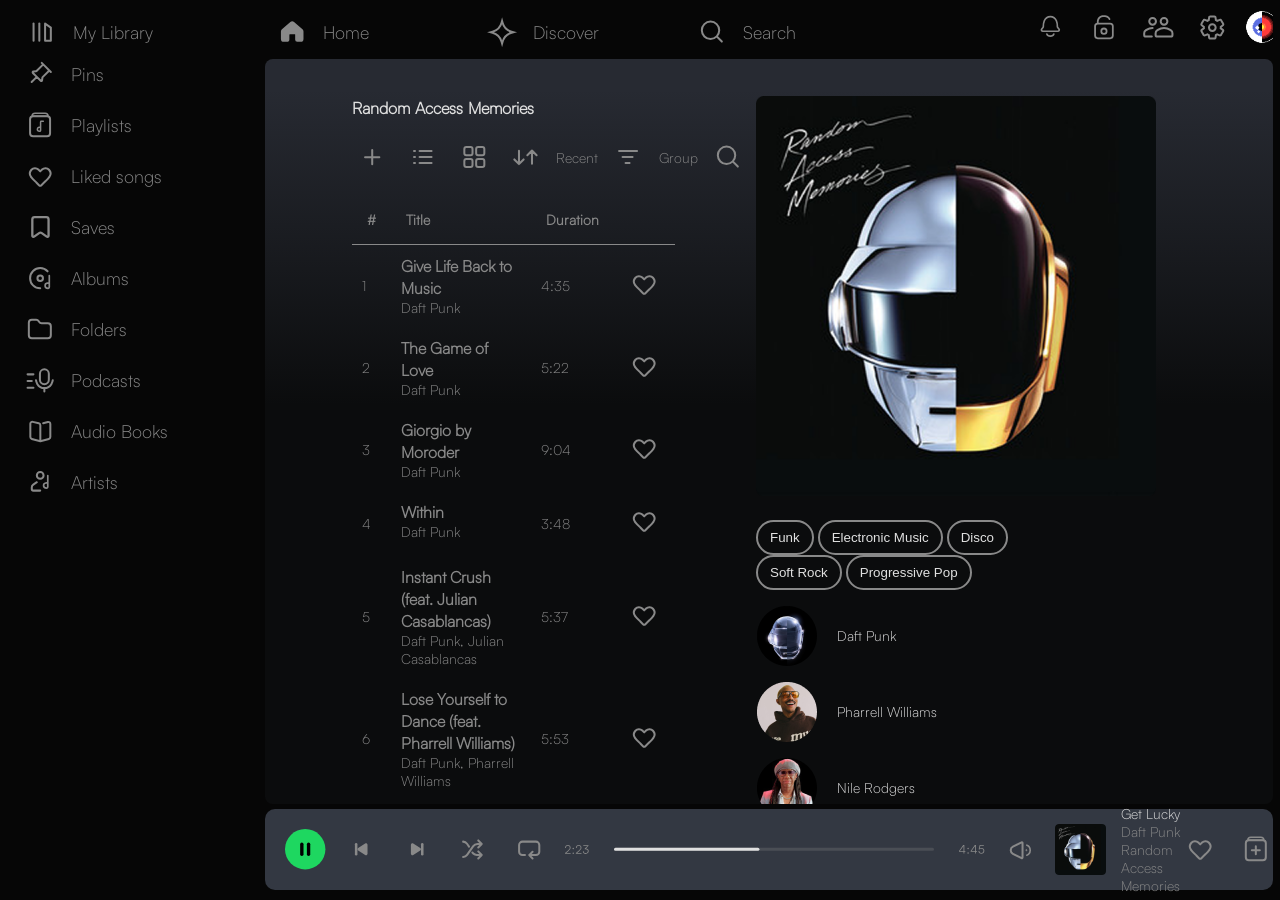
<file: pages/album.html>
<!DOCTYPE html>
<html lang="en">

<head>
    <meta charset="UTF-8">
    <meta name="viewport" content="width=device-width, initial-scale=1.0">
    <link rel="stylesheet" href="../css/main.css">
    <title>Document</title>
</head>

<body>

    <div class="main-layout container">

        <header class="header-container">

            <!-- Horizontal navigation with 2 lists -->
            <nav class="top-sidebar">

                <!-- 1st list/main navigation top right -->

                <div class="header-navigation">
                    <ul class="main-nav-list">

                        <li class="nav-link"><a href="library.html">

                                <svg class="nav-icon" width="41" height="41" viewBox="0 0 41 41" fill="none"
                                    xmlns="http://www.w3.org/2000/svg">
                                    <path d="M11.562 11.5625V28.8493" stroke="#898989" stroke-width="2.02054"
                                        stroke-linecap="round" stroke-linejoin="round" />
                                    <path d="M17.3242 11.5625V28.8493" stroke="#898989" stroke-width="2.02054"
                                        stroke-linecap="round" stroke-linejoin="round" />
                                    <path d="M23.0865 28.8493V11.5625L28.8488 15.5518V28.8493H23.0865Z" stroke="#898989"
                                        stroke-width="2.02054" stroke-linecap="round" stroke-linejoin="round" />
                                </svg>

                                <span class="nav-text">My Library</span>
                            </a>
                        </li>

                        <li class="nav-link"><a href="/index.html">

                                <svg class="nav-icon" width="41" height="41" viewBox="0 0 41 41" fill="none"
                                    xmlns="http://www.w3.org/2000/svg">
                                    <path
                                        d="M10.1027 19.4329V26.9414C10.1027 27.8713 10.8565 28.6251 11.7865 28.6251H15.154C15.7202 28.6538 16.195 28.2025 16.195 27.6356V22.7282C16.195 21.8025 16.9422 21.0504 17.8679 21.0445L22.6554 21.0135C23.5896 21.0074 24.3501 21.7631 24.3501 22.6972V27.7185C24.3501 28.2192 24.756 28.6251 25.2567 28.6251H28.6243C29.5542 28.6251 30.3081 27.8713 30.3081 26.9414V19.4329C30.3081 18.9376 30.09 18.4674 29.7119 18.1475L21.293 11.0238C20.6652 10.4926 19.7456 10.4926 19.1178 11.0238L10.6988 18.1475C10.3208 18.4674 10.1027 18.9376 10.1027 19.4329Z"
                                        fill="#898989" stroke="#898989" stroke-width="2.3573" stroke-linecap="round"
                                        stroke-linejoin="round" />
                                </svg>

                                <span class="nav-text">Home</span></a></li>

                        <li class="nav-link"><a href="#">

                                <svg class="nav-icon" width="41" height="41" viewBox="0 0 41 41" fill="none"
                                    xmlns="http://www.w3.org/2000/svg">
                                    <path
                                        d="M20.5903 10.8229C21.8159 15.1881 25.2271 18.5993 29.5923 19.8249L31.3872 20.3288L29.5923 20.8327C25.2271 22.0583 21.8159 25.4695 20.5903 29.8346L20.0864 31.6296L19.5825 29.8346C18.357 25.4695 14.9457 22.0583 10.5806 20.8327L8.78564 20.3288L10.5806 19.8249C14.9457 18.5993 18.357 15.1881 19.5825 10.8229L20.0864 9.028L20.5903 10.8229Z"
                                        stroke="#898989" stroke-width="2" />
                                </svg>

                                <span class="nav-text">Discover</span>
                            </a>
                        </li>

                        <li class="nav-link"><a href="search.html">

                                <svg class="nav-icon" width="41" height="41" viewBox="0 0 41 41" fill="none"
                                    xmlns="http://www.w3.org/2000/svg">
                                    <path
                                        d="M24.7356 24.3607C26.2732 22.7923 27.2213 20.6437 27.2213 18.2738C27.2213 13.4713 23.3281 9.57812 18.5256 9.57812C13.7232 9.57812 9.82999 13.4713 9.82999 18.2738C9.82999 23.0763 13.7232 26.9694 18.5256 26.9694C20.9582 26.9694 23.1574 25.9706 24.7356 24.3607ZM24.7356 24.3607L29.83 29.5781"
                                        stroke="#898989" stroke-width="2.02054" stroke-linecap="round" />
                                </svg>

                                <span class="nav-text">Search</span>
                            </a>
                        </li>

                    </ul>
                </div>

                <!-- 2nd list / Top left navigation with icons inside -->

                <div class="icon-nav">
                    <ul class="action-nav-list">
                        <li class="top-nav-link"><a href="#">
                                <svg class="nav-icon" width="41" height="41" viewBox="0 0 41 41" fill="none"
                                    xmlns="http://www.w3.org/2000/svg">
                                    <path
                                        d="M27.8736 24.2741H12.8179C11.6282 24.2741 10.9784 22.8866 11.74 21.9727L12.9945 20.4673C13.2098 20.2088 13.3174 19.882 13.3141 19.5456C13.2934 17.4262 13.6655 9.54102 20.3457 9.54102C27.0259 9.54102 27.398 17.4262 27.3774 19.5456C27.3741 19.882 27.4816 20.2088 27.697 20.4673L28.9515 21.9727C29.7131 22.8866 29.0632 24.2741 27.8736 24.2741Z"
                                        stroke="#898989" stroke-width="1.6838" stroke-linecap="round"
                                        stroke-linejoin="round" />
                                    <path
                                        d="M16.8379 27.0801C16.8379 27.0801 17.5395 29.1848 20.3458 29.1848C23.1521 29.1848 23.8536 27.0801 23.8536 27.0801"
                                        stroke="#898989" stroke-width="1.6838" stroke-linecap="round"
                                        stroke-linejoin="round" />
                                </svg>
                            </a>
                        </li>

                        <li class="top-nav-link"><a href="#">
                                <svg class="nav-icon" width="41" height="41" viewBox="0 0 41 41" fill="none"
                                    xmlns="http://www.w3.org/2000/svg">
                                    <path
                                        d="M24.7338 12.4639C24.9425 12.9074 25.4713 13.0978 25.9148 12.889C26.3583 12.6803 26.5487 12.1515 26.3399 11.708L24.7338 12.4639ZM13.8048 16.1865C14.6809 16.0443 14.6809 16.0447 14.681 16.0451C14.681 16.0452 14.6811 16.0456 14.6811 16.0457C14.6812 16.0461 14.6812 16.0464 14.6812 16.0465C14.6813 16.0468 14.6813 16.0467 14.6812 16.0462C14.681 16.0451 14.6806 16.0424 14.68 16.0382C14.6787 16.0296 14.6766 16.0148 14.674 15.9941C14.6687 15.9526 14.6611 15.8877 14.6536 15.8029C14.6385 15.6328 14.6236 15.3846 14.6263 15.0851C14.6318 14.4798 14.7089 13.6967 14.9783 12.9307C15.2453 12.1715 15.6926 11.4504 16.4326 10.914C17.1704 10.3793 18.2742 9.97351 19.9514 9.97351V8.19836C17.9791 8.19836 16.4899 8.68016 15.3908 9.47676C14.2941 10.2717 13.661 11.3258 13.3037 12.3418C12.9488 13.3509 12.8578 14.3429 12.8512 15.069C12.8479 15.4352 12.866 15.7418 12.8854 15.96C12.8951 16.0693 12.9052 16.157 12.9132 16.2195C12.9172 16.2508 12.9207 16.2758 12.9234 16.2941C12.9247 16.3033 12.9259 16.3108 12.9267 16.3166C12.9272 16.3195 12.9276 16.3219 12.9279 16.324C12.9281 16.325 12.9282 16.3259 12.9283 16.3267C12.9284 16.3271 12.9285 16.3276 12.9285 16.3278C12.9286 16.3282 12.9287 16.3287 13.8048 16.1865ZM19.9514 9.97351C21.4562 9.97351 22.4981 10.3005 23.2263 10.7507C23.9524 11.1996 24.4245 11.8067 24.7338 12.4639L26.3399 11.708C25.9085 10.7913 25.2234 9.89837 24.1597 9.24076C23.0981 8.58443 21.7176 8.19836 19.9514 8.19836V9.97351Z"
                                        fill="#898989" />
                                    <path
                                        d="M26.1644 16.6309H13.7384C12.2678 16.6309 11.0757 17.823 11.0757 19.2936V28.6131C11.0757 30.0837 12.2678 31.2758 13.7384 31.2758H26.1644C27.635 31.2758 28.8271 30.0837 28.8271 28.6131V19.2936C28.8271 17.823 27.635 16.6309 26.1644 16.6309Z"
                                        stroke="#898989" stroke-width="1.77515" />
                                    <circle cx="19.9514" cy="24.1744" r="2.66272" stroke="#898989"
                                        stroke-width="1.77515" />
                                </svg>
                            </a>
                        </li>


                        <li class="top-nav-link"><a href="#">
                                <svg class="nav-icon-double" width="41" height="41" viewBox="0 0 41 41" fill="none"
                                    xmlns="http://www.w3.org/2000/svg">
                                    <path
                                        d="M29.4 14.3129C29.4 16.1727 27.8923 17.6804 26.0324 17.6804C24.1726 17.6804 22.6649 16.1727 22.6649 14.3129C22.6649 12.453 24.1726 10.9453 26.0324 10.9453C27.8923 10.9453 29.4 12.453 29.4 14.3129Z"
                                        stroke="#898989" stroke-width="2.02054" />
                                    <path
                                        d="M19.1131 23.4167L19.8629 22.9168C21.6899 21.6988 23.8366 21.0488 26.0324 21.0488C28.2282 21.0488 30.3749 21.6988 32.202 22.9168L32.9518 23.4167C33.8886 24.0412 34.4513 25.0927 34.4513 26.2187V27.8962C34.4513 28.7641 33.7477 29.4677 32.8798 29.4677H26.0324H19.185C18.3171 29.4677 17.6135 28.7641 17.6135 27.8962V26.2187C17.6135 25.0927 18.1762 24.0412 19.1131 23.4167Z"
                                        stroke="#898989" stroke-width="2.02054" stroke-linecap="round"
                                        stroke-linejoin="round" />
                                    <path
                                        d="M17.9811 14.3129C17.9811 16.1727 16.4734 17.6804 14.6135 17.6804C12.7537 17.6804 11.246 16.1727 11.246 14.3129C11.246 12.453 12.7537 10.9453 14.6135 10.9453C16.4734 10.9453 17.9811 12.453 17.9811 14.3129Z"
                                        stroke="#898989" stroke-width="2.02054" />
                                    <path
                                        d="M14.6135 21.0488C12.4177 21.0488 10.271 21.6988 8.44398 22.9168L7.69419 23.4167C6.75734 24.0412 6.19461 25.0927 6.19461 26.2187V27.8962C6.19461 28.7641 6.89821 29.4677 7.76614 29.4677H13.8271"
                                        stroke="#898989" stroke-width="2.02054" stroke-linecap="round"
                                        stroke-linejoin="round" />
                                </svg>
                            </a>
                        </li>
                        <li class="top-nav-link"><a href="friends-activity.html">
                                <svg class="nav-icon" width="41" height="41" viewBox="0 0 41 41" fill="none"
                                    xmlns="http://www.w3.org/2000/svg">
                                    <path
                                        d="M22.4407 31.5846H18.208C17.9258 31.5846 17.6812 31.493 17.4743 31.3096C17.2674 31.1263 17.1451 30.8971 17.1075 30.6221L16.7688 28.0646C16.5243 27.973 16.294 27.863 16.0781 27.7346C15.8613 27.6063 15.6495 27.4688 15.4426 27.3221L12.9876 28.3121C12.7242 28.4038 12.4608 28.413 12.1975 28.3396C11.9341 28.2663 11.7272 28.1105 11.5767 27.8721L9.48852 24.3246C9.33802 24.0863 9.29099 23.8296 9.34743 23.5546C9.40387 23.2796 9.54496 23.0596 9.7707 22.8946L11.8871 21.3271C11.8683 21.1988 11.8589 21.0749 11.8589 20.9553V20.2128C11.8589 20.094 11.8683 19.9705 11.8871 19.8421L9.7707 18.2746C9.54496 18.1096 9.40387 17.8896 9.34743 17.6146C9.29099 17.3396 9.33802 17.083 9.48852 16.8446L11.5767 13.2971C11.7084 13.0405 11.9104 12.8799 12.1828 12.8153C12.456 12.7515 12.7242 12.7655 12.9876 12.8571L15.4426 13.8471C15.6495 13.7005 15.8659 13.563 16.0916 13.4346C16.3173 13.3063 16.5431 13.1963 16.7688 13.1046L17.1075 10.5471C17.1451 10.2721 17.2674 10.043 17.4743 9.85964C17.6812 9.67631 17.9258 9.58464 18.208 9.58464H22.4407C22.7229 9.58464 22.9675 9.67631 23.1744 9.85964C23.3813 10.043 23.5036 10.2721 23.5412 10.5471L23.8798 13.1046C24.1244 13.1963 24.355 13.3063 24.5718 13.4346C24.7877 13.563 24.9992 13.7005 25.2061 13.8471L27.6611 12.8571C27.9245 12.7655 28.1878 12.7563 28.4512 12.8296C28.7146 12.903 28.9215 13.0588 29.072 13.2971L31.1602 16.8446C31.3107 17.083 31.3577 17.3396 31.3013 17.6146C31.2448 17.8896 31.1037 18.1096 30.878 18.2746L28.7616 19.8421C28.7804 19.9705 28.7898 20.094 28.7898 20.2128V20.9553C28.7898 21.0749 28.771 21.1988 28.7334 21.3271L30.8498 22.8946C31.0755 23.0596 31.2166 23.2796 31.273 23.5546C31.3295 23.8296 31.2824 24.0863 31.1319 24.3246L29.0438 27.8446C28.8933 28.083 28.6818 28.2436 28.4094 28.3264C28.1363 28.4086 27.868 28.4038 27.6047 28.3121L25.2061 27.3221C24.9992 27.4688 24.7828 27.6063 24.5571 27.7346C24.3313 27.863 24.1056 27.973 23.8798 28.0646L23.5412 30.6221C23.5036 30.8971 23.3813 31.1263 23.1744 31.3096C22.9675 31.493 22.7229 31.5846 22.4407 31.5846Z"
                                        stroke="#898989" stroke-width="2" />
                                    <circle cx="20.3243" cy="20.5848" r="3.34783" stroke="#898989" stroke-width="2" />
                                </svg>
                            </a>
                        </li>
                        <li class="top-nav-link"><a href="#">
                                <svg class="nav-icon" width="32" height="32" viewBox="0 0 32 32" fill="none"
                                    xmlns="http://www.w3.org/2000/svg" xmlns:xlink="http://www.w3.org/1999/xlink">
                                    <rect width="32" height="32" rx="16" fill="url(#pattern0_8033_2040)" />
                                    <defs>
                                        <pattern id="pattern0_8033_2040" patternContentUnits="objectBoundingBox"
                                            width="1" height="1">
                                            <use xlink:href="#image0_8033_2040" transform="scale(0.00208333)" />
                                        </pattern>
                                        <image id="image0_8033_2040" width="480" height="480" preserveAspectRatio="none"
                                            xlink:href="[data-uri]" />
                                    </defs>
                                </svg>

                            </a>
                        </li>
                    </ul>

                </div>


            </nav>
        </header>

        <!-- Sidebar -->

        <aside class="sidebar">
            <nav class="sidebar-content">
                <ul class="sidebar-nav">
                    <li class="nav-link"><a href="#">
                            <svg class="nav-icon" width="41" height="41" viewBox="0 0 41 41" fill="none"
                                xmlns="http://www.w3.org/2000/svg">
                                <path
                                    d="M29.3209 16.4258L30.8388 17.9436M29.3209 16.4258L22.6206 23.1262C22.4974 23.2493 22.4191 23.4101 22.3981 23.5829L22.0634 26.3362C21.9851 26.9808 21.1987 27.2521 20.7395 26.7929L16.811 22.8644M29.3209 16.4258L23.2496 10.3544M21.7318 8.8366L23.2496 10.3544M23.2496 10.3544L16.5492 17.0548C16.4261 17.1779 16.2653 17.2562 16.0925 17.2773L13.3392 17.6119C12.6946 17.6903 12.4233 18.4767 12.8824 18.9358L16.811 22.8644M16.811 22.8644L11.6432 28.0322"
                                    stroke="#898989" stroke-width="2" stroke-linecap="round" stroke-linejoin="round" />
                            </svg>

                            <span>Pins</span></a></li>

                    <li class="nav-link"><a href="playlist.html">
                            <svg class="nav-icon" width="41" height="41" viewBox="0 0 41 41" fill="none"
                                xmlns="http://www.w3.org/2000/svg">
                                <rect width="20" height="20" rx="3" transform="matrix(1 0 0 -1 10.0757 31.3301)"
                                    stroke="#898989" stroke-width="2" stroke-linejoin="round" />
                                <path
                                    d="M12.0757 11.3301H28.0757C28.0757 9.67322 26.7325 8.33008 25.0757 8.33008H15.0757C13.4188 8.33008 12.0757 9.67322 12.0757 11.3301Z"
                                    stroke="#898989" stroke-width="1.5" stroke-linejoin="round" />
                                <path
                                    d="M20.5883 22.286V16.9551C20.5883 16.6099 20.8681 16.3301 21.2133 16.3301H23.3297M20.5883 22.286V25.303C20.5883 25.8578 20.1944 26.3413 19.6397 26.3289C18.6777 26.3075 17.3297 25.9738 17.3297 24.2713C17.3297 21.6242 20.5883 22.286 20.5883 22.286Z"
                                    stroke="#898989" stroke-width="1.5" stroke-linecap="round"
                                    stroke-linejoin="round" />
                            </svg>

                            <span>Playlists</span></a></li>
                    <li class="nav-link"><a href="likedsongs.html">

                            <svg class="nav-icon" width="41" height="41" viewBox="0 0 41 41" fill="none"
                                xmlns="http://www.w3.org/2000/svg">
                                <path
                                    d="M22.0692 13.5685L20.2054 15.3745L18.3415 13.5685C16.3872 11.6749 13.252 11.7794 11.4282 13.7991C9.65841 15.7589 9.41476 18.6943 11.0173 20.793C11.2143 21.0509 11.4079 21.2979 11.5922 21.524C12.7586 22.9549 15.3036 25.4539 16.5788 26.7949C17.5209 27.7857 18.3677 28.6121 19.0057 29.214C19.6794 29.8496 20.7193 29.8357 21.3943 29.2014C22.5707 28.0961 24.3746 26.3743 25.6453 25.0379C26.9204 23.6969 27.6521 22.9549 28.8186 21.524C29.0028 21.2979 29.1965 21.0509 29.3934 20.793C30.996 18.6943 30.7523 15.7589 28.9826 13.7991C27.1587 11.7794 24.0236 11.6749 22.0692 13.5685Z"
                                    stroke="#898989" stroke-width="2.02054" stroke-linecap="round"
                                    stroke-linejoin="round" />
                            </svg>
                            <span>Liked songs</span></a></li>

                    <li class="nav-link"><a href="#">
                            <svg class="nav-icon" width="41" height="41" viewBox="0 0 41 41" fill="none"
                                xmlns="http://www.w3.org/2000/svg">
                                <path
                                    d="M12.3243 12.4017V28.7055C12.3243 29.6489 13.3907 30.1977 14.1583 29.6493L19.095 26.1232C19.9016 25.5471 20.985 25.5471 21.7916 26.1232L26.7283 29.6493C27.4959 30.1977 28.5623 29.6489 28.5623 28.7055V12.4017C28.5623 11.1206 27.5237 10.082 26.2426 10.082H14.644C13.3629 10.082 12.3243 11.1206 12.3243 12.4017Z"
                                    stroke="#898989" stroke-width="2.3197" />
                            </svg>
                            <span>Saves</span></a></li>

                    <li class="nav-link"><a href="album.html">
                            <svg class="nav-icon" width="41" height="41" viewBox="0 0 41 41" fill="none"
                                xmlns="http://www.w3.org/2000/svg">
                                <circle cx="20.2054" cy="20.2065" r="2.75528" stroke="#898989" stroke-width="2.02054" />
                                <path
                                    d="M20.2053 30.3089C14.6257 30.3089 10.1026 25.7858 10.1026 20.2062C10.1026 14.6267 14.6257 10.1035 20.2053 10.1035C23.1179 10.1035 25.7427 11.3361 27.5864 13.3081"
                                    stroke="#898989" stroke-width="2.02054" stroke-linecap="round" />
                                <path
                                    d="M29.2959 17.5801V25.1571M29.2959 25.1571V28.9201C29.2959 29.6692 28.7624 30.3226 28.0136 30.299C26.7754 30.26 25.0864 29.8159 25.0864 27.6828C25.0864 24.3152 29.2959 25.1571 29.2959 25.1571Z"
                                    stroke="#898989" stroke-width="1.68378" stroke-linecap="round"
                                    stroke-linejoin="round" />
                            </svg>
                            <span>Albums</span></a></li>
                    <li class="nav-link"><a href="#">
                            <svg class="nav-icon" width="41" height="41" viewBox="0 0 41 41" fill="none"
                                xmlns="http://www.w3.org/2000/svg">
                                <path
                                    d="M30.8324 26.3301C30.8324 27.9869 29.4893 29.3301 27.8324 29.3301H11.8324C10.1755 29.3301 8.8324 27.9869 8.8324 26.3301V14.1301V13.8301C8.8324 12.1732 10.1755 10.8301 11.8324 10.8301H16.192C17.2142 10.8301 18.166 11.3505 18.7177 12.2111L19.0625 12.7491C19.6142 13.6096 20.566 14.1301 21.5882 14.1301H27.8324C29.4893 14.1301 30.8324 15.4732 30.8324 17.1301V26.3301Z"
                                    stroke="#898989" stroke-width="2" stroke-linejoin="round" />
                            </svg>
                            <span>Folders</span></a></li>
                    <li class="nav-link"><a href="#">
                            <svg class="nav-icon" width="41" height="41" viewBox="0 0 41 41" fill="none"
                                xmlns="http://www.w3.org/2000/svg">
                                <path
                                    d="M19.9314 13.7771V19.7066C19.9314 22.1626 21.9224 24.1536 24.3785 24.1536C26.8345 24.1536 28.8255 22.1626 28.8255 19.7066V18.7183V13.7771C28.8255 11.3211 26.8345 9.33008 24.3785 9.33008C21.9224 9.33008 19.9314 11.3211 19.9314 13.7771Z"
                                    stroke="#898989" stroke-width="2.016" stroke-linecap="round" />
                                <path
                                    d="M15.9784 20.2012C15.9784 20.2012 16.9666 28.1071 24.3784 28.1071M24.3784 28.1071C31.7902 28.1071 32.7784 20.2012 32.7784 20.2012M24.3784 28.1071V31.5659"
                                    stroke="#898989" stroke-width="2.016" stroke-linecap="round" />
                                <path d="M7.57837 14.3711H13.4584" stroke="#898989" stroke-width="2.016"
                                    stroke-linecap="round" />
                                <path d="M7.57837 21.0898H11.7784" stroke="#898989" stroke-width="2.016"
                                    stroke-linecap="round" />
                                <path d="M7.57837 27.8105H13.4584" stroke="#898989" stroke-width="2.016"
                                    stroke-linecap="round" />
                            </svg>
                            <span>Podcasts</span></a></li>
                    <li class="nav-link"><a href="#">
                            <svg class="nav-icon" width="41" height="41" viewBox="0 0 41 41" fill="none"
                                xmlns="http://www.w3.org/2000/svg">
                                <path
                                    d="M20.3297 30.3301L11.7921 27.9475C10.9276 27.7062 10.3297 26.9186 10.3297 26.0211V12.8486C10.3297 11.561 11.5286 10.6089 12.7827 10.9006L18.7827 12.2959C19.6886 12.5066 20.3297 13.3139 20.3297 14.2439V30.3301ZM20.3297 30.3301L28.8673 27.9475C29.7318 27.7062 30.3297 26.9186 30.3297 26.0211V12.9126C30.3297 11.6049 29.0954 10.649 27.8294 10.9762L23.1297 12.1905"
                                    stroke="#898989" stroke-width="2" stroke-linecap="round" stroke-linejoin="round" />
                            </svg>
                            <span>Audio Books</span></a></li>
                    <li class="nav-link"><a href="#">
                            <svg class="nav-icon" width="41" height="41" viewBox="0 0 41 41" fill="none"
                                xmlns="http://www.w3.org/2000/svg">
                                <path
                                    d="M23.573 13.4691C23.573 15.329 22.0653 16.8367 20.2055 16.8367C18.3456 16.8367 16.8379 15.329 16.8379 13.4691C16.8379 11.6093 18.3456 10.1016 20.2055 10.1016C22.0653 10.1016 23.573 11.6093 23.573 13.4691Z"
                                    stroke="#898989" stroke-width="2.02054" />
                                <path
                                    d="M16.8379 20.2051L13.2861 22.5729C12.3493 23.1975 11.7866 24.249 11.7866 25.3749V27.0525C11.7866 27.9204 12.4902 28.624 13.3581 28.624H20.2055"
                                    stroke="#898989" stroke-width="2.02054" stroke-linecap="round"
                                    stroke-linejoin="round" />
                                <path
                                    d="M27.7825 13.4688V21.0458M27.7825 21.0458V24.8088C27.7825 25.5579 27.249 26.2113 26.5003 26.1877C25.262 26.1487 23.5731 25.7046 23.5731 23.5715C23.5731 20.2039 27.7825 21.0458 27.7825 21.0458Z"
                                    stroke="#898989" stroke-width="1.68378" stroke-linecap="round"
                                    stroke-linejoin="round" />
                            </svg>
                            <span>Artists</span></a></li>
                </ul>
            </nav>
        </aside>

        <!-- Main Content of Album -->



        <main class="main-content-album-bg">

            <section class="album-options">

                <!-- Inner navbar -->

                <section class="album-header">

                    <h1>Random Access Memories</h1>

                    <div class="filter-buttons">
                        <img src="../assets/icons/icons-big/Name=Add Simple, Filled=No.svg" alt="Add">

                        <img src="../assets/icons/icons-big/Name=List, Filled=No.svg" alt="List">
                        <img src="../assets/icons/icons-big/Name=Grid, Filled=No.svg" alt="Grid">
                        <img src="../assets/icons/icons-big/Name=Sort, Filled=No.svg" alt="Sort">
                        <span>Recent</span>
                        <img src="../assets/icons/icons-big/Name=Filter, Filled=No.svg" alt="Filter">
                        <span>Group</span>
                        <img src="../assets/icons/icons-big/Name=Search, Filled=No.svg" alt="Search">

                    </div>


                </section>

                <!-- Table -->

                <table class="playlist-table">
                    <thead>
                        <tr>
                            <th>#</th>
                            <th>Title</th>
                            <th>Duration</th>
                            <th></th>
                        </tr>
                    </thead>
                    <tbody>
                        <tr>
                            <td>1</td>
                            <td class="track-info">
                                <div>
                                    <span class="track-name">Give Life Back to Music</span>
                                    <span class="artist-name">Daft Punk</span>
                                </div>
                            </td>
                            <td>4:35</td>
                            <td class="heart-outline">
                                <svg width="41" height="41" viewBox="0 0 41 41" fill="none"
                                    xmlns="http://www.w3.org/2000/svg">
                                    <path
                                        d="M22.0692 13.5685L20.2054 15.3745L18.3415 13.5685C16.3872 11.6749 13.252 11.7794 11.4282 13.7991C9.65841 15.7589 9.41476 18.6943 11.0173 20.793C11.2143 21.0509 11.4079 21.2979 11.5922 21.524C12.7586 22.9549 15.3036 25.4539 16.5788 26.7949C17.5209 27.7857 18.3677 28.6121 19.0057 29.214C19.6794 29.8496 20.7193 29.8357 21.3943 29.2014C22.5707 28.0961 24.3746 26.3743 25.6453 25.0379C26.9204 23.6969 27.6521 22.9549 28.8186 21.524C29.0028 21.2979 29.1965 21.0509 29.3934 20.793C30.996 18.6943 30.7523 15.7589 28.9826 13.7991C27.1587 11.7794 24.0236 11.6749 22.0692 13.5685Z"
                                        stroke="#898989" stroke-width="2.02054" stroke-linecap="round"
                                        stroke-linejoin="round" />
                                </svg>
                            </td>
                        </tr>

                        <tr>
                            <td>2</td>
                            <td class="track-info">
                                <div>
                                    <span class="track-name">The Game of Love</span>
                                    <span class="artist-name">Daft Punk</span>
                                </div>
                            </td>
                            <td>5:22</td>
                            <td class="heart-outline">
                                <svg width="41" height="41" viewBox="0 0 41 41" fill="none"
                                    xmlns="http://www.w3.org/2000/svg">
                                    <path
                                        d="M22.0692 13.5685L20.2054 15.3745L18.3415 13.5685C16.3872 11.6749 13.252 11.7794 11.4282 13.7991C9.65841 15.7589 9.41476 18.6943 11.0173 20.793C11.2143 21.0509 11.4079 21.2979 11.5922 21.524C12.7586 22.9549 15.3036 25.4539 16.5788 26.7949C17.5209 27.7857 18.3677 28.6121 19.0057 29.214C19.6794 29.8496 20.7193 29.8357 21.3943 29.2014C22.5707 28.0961 24.3746 26.3743 25.6453 25.0379C26.9204 23.6969 27.6521 22.9549 28.8186 21.524C29.0028 21.2979 29.1965 21.0509 29.3934 20.793C30.996 18.6943 30.7523 15.7589 28.9826 13.7991C27.1587 11.7794 24.0236 11.6749 22.0692 13.5685Z"
                                        stroke="#898989" stroke-width="2.02054" stroke-linecap="round"
                                        stroke-linejoin="round" />
                                </svg>
                            </td>
                        </tr>

                        <tr>
                            <td>3</td>
                            <td class="track-info">
                                <div>
                                    <span class="track-name">Giorgio by Moroder</span>
                                    <span class="artist-name">Daft Punk</span>
                                </div>
                            </td>
                            <td>9:04</td>
                            <td class="heart-outline">
                                <svg width="41" height="41" viewBox="0 0 41 41" fill="none"
                                    xmlns="http://www.w3.org/2000/svg">
                                    <path
                                        d="M22.0692 13.5685L20.2054 15.3745L18.3415 13.5685C16.3872 11.6749 13.252 11.7794 11.4282 13.7991C9.65841 15.7589 9.41476 18.6943 11.0173 20.793C11.2143 21.0509 11.4079 21.2979 11.5922 21.524C12.7586 22.9549 15.3036 25.4539 16.5788 26.7949C17.5209 27.7857 18.3677 28.6121 19.0057 29.214C19.6794 29.8496 20.7193 29.8357 21.3943 29.2014C22.5707 28.0961 24.3746 26.3743 25.6453 25.0379C26.9204 23.6969 27.6521 22.9549 28.8186 21.524C29.0028 21.2979 29.1965 21.0509 29.3934 20.793C30.996 18.6943 30.7523 15.7589 28.9826 13.7991C27.1587 11.7794 24.0236 11.6749 22.0692 13.5685Z"
                                        stroke="#898989" stroke-width="2.02054" stroke-linecap="round"
                                        stroke-linejoin="round" />
                                </svg>
                            </td>
                        </tr>

                        <tr>
                            <td>4</td>
                            <td class="track-info">
                                <div>
                                    <span class="track-name">Within</span>
                                    <span class="artist-name">Daft Punk</span>
                                </div>
                            </td>
                            <td>3:48</td>
                            <td class="heart-outline">
                                <svg width="41" height="41" viewBox="0 0 41 41" fill="none"
                                    xmlns="http://www.w3.org/2000/svg">
                                    <path
                                        d="M22.0692 13.5685L20.2054 15.3745L18.3415 13.5685C16.3872 11.6749 13.252 11.7794 11.4282 13.7991C9.65841 15.7589 9.41476 18.6943 11.0173 20.793C11.2143 21.0509 11.4079 21.2979 11.5922 21.524C12.7586 22.9549 15.3036 25.4539 16.5788 26.7949C17.5209 27.7857 18.3677 28.6121 19.0057 29.214C19.6794 29.8496 20.7193 29.8357 21.3943 29.2014C22.5707 28.0961 24.3746 26.3743 25.6453 25.0379C26.9204 23.6969 27.6521 22.9549 28.8186 21.524C29.0028 21.2979 29.1965 21.0509 29.3934 20.793C30.996 18.6943 30.7523 15.7589 28.9826 13.7991C27.1587 11.7794 24.0236 11.6749 22.0692 13.5685Z"
                                        stroke="#898989" stroke-width="2.02054" stroke-linecap="round"
                                        stroke-linejoin="round" />
                                </svg>
                            </td>
                        </tr>

                        <tr>
                            <td>5</td>
                            <td class="track-info">
                                <div>
                                    <span class="track-name">Instant Crush (feat. Julian Casablancas)</span>
                                    <span class="artist-name">Daft Punk, Julian Casablancas</span>
                                </div>
                            </td>
                            <td>5:37</td>
                            <td class="heart-outline">
                                <svg width="41" height="41" viewBox="0 0 41 41" fill="none"
                                    xmlns="http://www.w3.org/2000/svg">
                                    <path
                                        d="M22.0692 13.5685L20.2054 15.3745L18.3415 13.5685C16.3872 11.6749 13.252 11.7794 11.4282 13.7991C9.65841 15.7589 9.41476 18.6943 11.0173 20.793C11.2143 21.0509 11.4079 21.2979 11.5922 21.524C12.7586 22.9549 15.3036 25.4539 16.5788 26.7949C17.5209 27.7857 18.3677 28.6121 19.0057 29.214C19.6794 29.8496 20.7193 29.8357 21.3943 29.2014C22.5707 28.0961 24.3746 26.3743 25.6453 25.0379C26.9204 23.6969 27.6521 22.9549 28.8186 21.524C29.0028 21.2979 29.1965 21.0509 29.3934 20.793C30.996 18.6943 30.7523 15.7589 28.9826 13.7991C27.1587 11.7794 24.0236 11.6749 22.0692 13.5685Z"
                                        stroke="#898989" stroke-width="2.02054" stroke-linecap="round"
                                        stroke-linejoin="round" />
                                </svg>
                            </td>
                        </tr>

                        <tr>
                            <td>6</td>
                            <td class="track-info">
                                <div>
                                    <span class="track-name">Lose Yourself to Dance (feat. Pharrell Williams)</span>
                                    <span class="artist-name">Daft Punk, Pharrell Williams</span>
                                </div>
                            </td>
                            <td>5:53</td>
                            <td class="heart-outline">
                                <svg width="41" height="41" viewBox="0 0 41 41" fill="none"
                                    xmlns="http://www.w3.org/2000/svg">
                                    <path
                                        d="M22.0692 13.5685L20.2054 15.3745L18.3415 13.5685C16.3872 11.6749 13.252 11.7794 11.4282 13.7991C9.65841 15.7589 9.41476 18.6943 11.0173 20.793C11.2143 21.0509 11.4079 21.2979 11.5922 21.524C12.7586 22.9549 15.3036 25.4539 16.5788 26.7949C17.5209 27.7857 18.3677 28.6121 19.0057 29.214C19.6794 29.8496 20.7193 29.8357 21.3943 29.2014C22.5707 28.0961 24.3746 26.3743 25.6453 25.0379C26.9204 23.6969 27.6521 22.9549 28.8186 21.524C29.0028 21.2979 29.1965 21.0509 29.3934 20.793C30.996 18.6943 30.7523 15.7589 28.9826 13.7991C27.1587 11.7794 24.0236 11.6749 22.0692 13.5685Z"
                                        stroke="#898989" stroke-width="2.02054" stroke-linecap="round"
                                        stroke-linejoin="round" />
                                </svg>
                            </td>
                        </tr>

                        <tr>
                            <td>7</td>
                            <td class="track-info">
                                <div>
                                    <span class="track-name">Touch (feat. Pharrell Williams)</span>
                                    <span class="artist-name">Daft Punk, Pharrell Williams</span>
                                </div>
                            </td>
                            <td>8:18</td>
                            <td class="heart-outline">
                                <svg width="41" height="41" viewBox="0 0 41 41" fill="none"
                                    xmlns="http://www.w3.org/2000/svg">
                                    <path
                                        d="M22.0692 13.5685L20.2054 15.3745L18.3415 13.5685C16.3872 11.6749 13.252 11.7794 11.4282 13.7991C9.65841 15.7589 9.41476 18.6943 11.0173 20.793C11.2143 21.0509 11.4079 21.2979 11.5922 21.524C12.7586 22.9549 15.3036 25.4539 16.5788 26.7949C17.5209 27.7857 18.3677 28.6121 19.0057 29.214C19.6794 29.8496 20.7193 29.8357 21.3943 29.2014C22.5707 28.0961 24.3746 26.3743 25.6453 25.0379C26.9204 23.6969 27.6521 22.9549 28.8186 21.524C29.0028 21.2979 29.1965 21.0509 29.3934 20.793C30.996 18.6943 30.7523 15.7589 28.9826 13.7991C27.1587 11.7794 24.0236 11.6749 22.0692 13.5685Z"
                                        stroke="#898989" stroke-width="2.02054" stroke-linecap="round"
                                        stroke-linejoin="round" />
                                </svg>
                            </td>
                        </tr>

                        <tr>
                            <td>8</td>
                            <td class="track-info">
                                <div>
                                    <span class="track-name">Get Lucky (feat. Pharrell Williams and Nile Rodgers)</span>
                                    <span class="artist-name">Daft Punk, Pharrell Williams, Nile Rodgers</span>
                                </div>
                            </td>
                            <td>6:09</td>
                            <td class="heart-outline">
                                <svg width="41" height="41" viewBox="0 0 41 41" fill="none"
                                    xmlns="http://www.w3.org/2000/svg">
                                    <path
                                        d="M22.0692 13.5685L20.2054 15.3745L18.3415 13.5685C16.3872 11.6749 13.252 11.7794 11.4282 13.7991C9.65841 15.7589 9.41476 18.6943 11.0173 20.793C11.2143 21.0509 11.4079 21.2979 11.5922 21.524C12.7586 22.9549 15.3036 25.4539 16.5788 26.7949C17.5209 27.7857 18.3677 28.6121 19.0057 29.214C19.6794 29.8496 20.7193 29.8357 21.3943 29.2014C22.5707 28.0961 24.3746 26.3743 25.6453 25.0379C26.9204 23.6969 27.6521 22.9549 28.8186 21.524C29.0028 21.2979 29.1965 21.0509 29.3934 20.793C30.996 18.6943 30.7523 15.7589 28.9826 13.7991C27.1587 11.7794 24.0236 11.6749 22.0692 13.5685Z"
                                        stroke="#898989" stroke-width="2.02054" stroke-linecap="round"
                                        stroke-linejoin="round" />
                                </svg>
                            </td>
                        </tr>

                        <tr>
                            <td>9</td>
                            <td class="track-info">
                                <div>
                                    <span class="track-name">Beyond</span>
                                    <span class="artist-name">Daft Punk</span>
                                </div>
                            </td>
                            <td>4:50</td>
                            <td class="heart-outline">
                                <svg width="41" height="41" viewBox="0 0 41 41" fill="none"
                                    xmlns="http://www.w3.org/2000/svg">
                                    <path
                                        d="M22.0692 13.5685L20.2054 15.3745L18.3415 13.5685C16.3872 11.6749 13.252 11.7794 11.4282 13.7991C9.65841 15.7589 9.41476 18.6943 11.0173 20.793C11.2143 21.0509 11.4079 21.2979 11.5922 21.524C12.7586 22.9549 15.3036 25.4539 16.5788 26.7949C17.5209 27.7857 18.3677 28.6121 19.0057 29.214C19.6794 29.8496 20.7193 29.8357 21.3943 29.2014C22.5707 28.0961 24.3746 26.3743 25.6453 25.0379C26.9204 23.6969 27.6521 22.9549 28.8186 21.524C29.0028 21.2979 29.1965 21.0509 29.3934 20.793C30.996 18.6943 30.7523 15.7589 28.9826 13.7991C27.1587 11.7794 24.0236 11.6749 22.0692 13.5685Z"
                                        stroke="#898989" stroke-width="2.02054" stroke-linecap="round"
                                        stroke-linejoin="round" />
                                </svg>
                            </td>

                        </tr>

                        <tr>
                            <td>10</td>
                            <td class="track-info">
                                <div>
                                    <span class="track-name">Motherboard</span>
                                    <span class="artist-name">Daft Punk</span>
                                </div>
                            </td>
                            <td>5:41</td>
                            <td class="heart-outline">
                                <svg width="41" height="41" viewBox="0 0 41 41" fill="none"
                                    xmlns="http://www.w3.org/2000/svg">
                                    <path
                                        d="M22.0692 13.5685L20.2054 15.3745L18.3415 13.5685C16.3872 11.6749 13.252 11.7794 11.4282 13.7991C9.65841 15.7589 9.41476 18.6943 11.0173 20.793C11.2143 21.0509 11.4079 21.2979 11.5922 21.524C12.7586 22.9549 15.3036 25.4539 16.5788 26.7949C17.5209 27.7857 18.3677 28.6121 19.0057 29.214C19.6794 29.8496 20.7193 29.8357 21.3943 29.2014C22.5707 28.0961 24.3746 26.3743 25.6453 25.0379C26.9204 23.6969 27.6521 22.9549 28.8186 21.524C29.0028 21.2979 29.1965 21.0509 29.3934 20.793C30.996 18.6943 30.7523 15.7589 28.9826 13.7991C27.1587 11.7794 24.0236 11.6749 22.0692 13.5685Z"
                                        stroke="#898989" stroke-width="2.02054" stroke-linecap="round"
                                        stroke-linejoin="round" />
                                </svg>
                            </td>

                        </tr>

                        <tr>
                            <td>11</td>
                            <td class="track-info">
                                <div>
                                    <span class="track-name">Fragments of Time (feat. Todd Edwards)</span>
                                    <span class="artist-name">Daft Punk, Todd Edwards</span>
                                </div>
                            </td>
                            <td>4:38</td>
                            <td class="heart-outline">
                                <svg width="41" height="41" viewBox="0 0 41 41" fill="none"
                                    xmlns="http://www.w3.org/2000/svg">
                                    <path
                                        d="M22.0692 13.5685L20.2054 15.3745L18.3415 13.5685C16.3872 11.6749 13.252 11.7794 11.4282 13.7991C9.65841 15.7589 9.41476 18.6943 11.0173 20.793C11.2143 21.0509 11.4079 21.2979 11.5922 21.524C12.7586 22.9549 15.3036 25.4539 16.5788 26.7949C17.5209 27.7857 18.3677 28.6121 19.0057 29.214C19.6794 29.8496 20.7193 29.8357 21.3943 29.2014C22.5707 28.0961 24.3746 26.3743 25.6453 25.0379C26.9204 23.6969 27.6521 22.9549 28.8186 21.524C29.0028 21.2979 29.1965 21.0509 29.3934 20.793C30.996 18.6943 30.7523 15.7589 28.9826 13.7991C27.1587 11.7794 24.0236 11.6749 22.0692 13.5685Z"
                                        stroke="#898989" stroke-width="2.02054" stroke-linecap="round"
                                        stroke-linejoin="round" />
                                </svg>
                            </td>

                        </tr>

                        <tr>
                            <td>12</td>
                            <td class="track-info">
                                <div>
                                    <span class="track-name">Doin’ it Right (feat. Panda Bear)</span>
                                    <span class="artist-name">Daft Punk, Panda Bear</span>
                                </div>
                            </td>
                            <td>4:11</td>
                            <td class="heart-outline">
                                <svg width="41" height="41" viewBox="0 0 41 41" fill="none"
                                    xmlns="http://www.w3.org/2000/svg">
                                    <path
                                        d="M22.0692 13.5685L20.2054 15.3745L18.3415 13.5685C16.3872 11.6749 13.252 11.7794 11.4282 13.7991C9.65841 15.7589 9.41476 18.6943 11.0173 20.793C11.2143 21.0509 11.4079 21.2979 11.5922 21.524C12.7586 22.9549 15.3036 25.4539 16.5788 26.7949C17.5209 27.7857 18.3677 28.6121 19.0057 29.214C19.6794 29.8496 20.7193 29.8357 21.3943 29.2014C22.5707 28.0961 24.3746 26.3743 25.6453 25.0379C26.9204 23.6969 27.6521 22.9549 28.8186 21.524C29.0028 21.2979 29.1965 21.0509 29.3934 20.793C30.996 18.6943 30.7523 15.7589 28.9826 13.7991C27.1587 11.7794 24.0236 11.6749 22.0692 13.5685Z"
                                        stroke="#898989" stroke-width="2.02054" stroke-linecap="round"
                                        stroke-linejoin="round" />
                                </svg>
                            </td>

                        </tr>

                        <tr>
                            <td>13</td>
                            <td class="track-info">
                                <div>
                                    <span class="track-name">Contact</span>
                                    <span class="artist-name">Daft Punk</span>
                                </div>
                            </td>
                            <td>6:23</td>
                            <td class="heart-outline">
                                <svg width="41" height="41" viewBox="0 0 41 41" fill="none"
                                    xmlns="http://www.w3.org/2000/svg">
                                    <path
                                        d="M22.0692 13.5685L20.2054 15.3745L18.3415 13.5685C16.3872 11.6749 13.252 11.7794 11.4282 13.7991C9.65841 15.7589 9.41476 18.6943 11.0173 20.793C11.2143 21.0509 11.4079 21.2979 11.5922 21.524C12.7586 22.9549 15.3036 25.4539 16.5788 26.7949C17.5209 27.7857 18.3677 28.6121 19.0057 29.214C19.6794 29.8496 20.7193 29.8357 21.3943 29.2014C22.5707 28.0961 24.3746 26.3743 25.6453 25.0379C26.9204 23.6969 27.6521 22.9549 28.8186 21.524C29.0028 21.2979 29.1965 21.0509 29.3934 20.793C30.996 18.6943 30.7523 15.7589 28.9826 13.7991C27.1587 11.7794 24.0236 11.6749 22.0692 13.5685Z"
                                        stroke="#898989" stroke-width="2.02054" stroke-linecap="round"
                                        stroke-linejoin="round" />
                                </svg>
                            </td>

                        </tr>
                    </tbody>
                </table>

            </section>
            <section class="album-details">

                <img class="main-cover" src="/assets/images/liked-songs/liked-songs.png" alt="Cover">
                
                <section class="button-options">
                    <button class="music-genre">Funk</button>
                    <button class="music-genre">Electronic Music</button>
                    <button class="music-genre">Disco</button>
                    <button class="music-genre">Soft Rock</button>
                    <button class="music-genre">Progressive Pop</button>
                </section>

                 <div class="liked-songs-playlist">
                        <ul>
                            <li>
                                <img src="/assets/images/liked-songs/Frame 145.png" alt="">
                                <div class="info-wrapper">
                                    <p class="artist">Daft Punk</p>
                                   
                                </div>
                            </li>
                            <li><img src="/assets/images/liked-songs/Frame 145 (2).png" alt="">
                                <div class="info-wrapper">
                                    <p class="artist">Pharrell Williams</p>
                                   

                                </div>

                            </li>

                            <li><img src="/assets/images/liked-songs/Frame 145 (3).png" alt="">
                                <div class="info-wrapper">
                                    <p class="artist">Nile Rodgers</p>
                                    
                                </div>
                            </li>
                        </ul>
                    </div>

            </section>


        </main>

        <!-- Footer -->

        <footer class="player">
            <div class="space-for-icons">
                <div class="player-left">
                    <img src="../assets/icons/icons-big/Name=Pause, Filled=No.svg" alt="Pause">
                    <img src="../assets/icons/icons-big/Name=Prev, Filled=No.svg" alt="Previous">
                    <img src="../assets/icons/icons-big/Name=Next, Filled=No.svg" alt="Next">
                    <img src="../assets/icons/icons-big/Name=Shuffle, Filled=No.svg" alt="Shuffle">
                    <img src="../assets/icons/icons-big/Name=Loop, Filled=No.svg" alt="Loop">
                    <img src="../assets/icons/player-icons/2_23.svg" alt="time2_23">
                    <img class="space" src="../assets/icons/player-icons/track.svg" alt="track">
                    <img src="../assets/icons/player-icons/4_45.svg" alt="time4_45">
                    <img src="../assets/icons/player-icons/icons big (1).svg" alt="Sound">


                    <div class="song-info">
                        <img class="current-song" src="../assets/icons/player-icons/Rectangle 6.svg"
                            alt="Album Picture">
                        <div class="song-text">
                            <p class="song-name">Get Lucky</p>
                            <p class="artist-name">Daft Punk</p>
                            <p class="album-name">Random Access Memories</p>
                        </div>
                    </div>

                </div>



                <div class="player-right">

                    <img src="../assets/icons/icons-big/Name=Like, Filled=No.svg" alt="Llike">
                    <img src="../assets/icons/icons-big/Name=Add to Playlist, Filled=No.svg" alt="Add to Playlist">
                    <img src="../assets/icons/icons-big/Name=Lyrics, Filled=No.svg" alt="Lyrics">
                    <img src="../assets/icons/icons-big/Name=Device, Filled=No.svg" alt="Device">
                    <img src="../assets/icons/icons-big/Name=More, Filled=No.svg" alt="More">
                    <img src="../assets/icons/player-icons/Frame 62.svg" alt="Line">
                    <img src="../assets/icons/player-icons/DJ.svg" alt="DJ">
                    <img src="../assets/icons/icons-big/Name=Queue, Filled=No.svg" alt="Queue">


                </div>

            </div>
        </footer>

    </div>

</body>

</html>
</file>
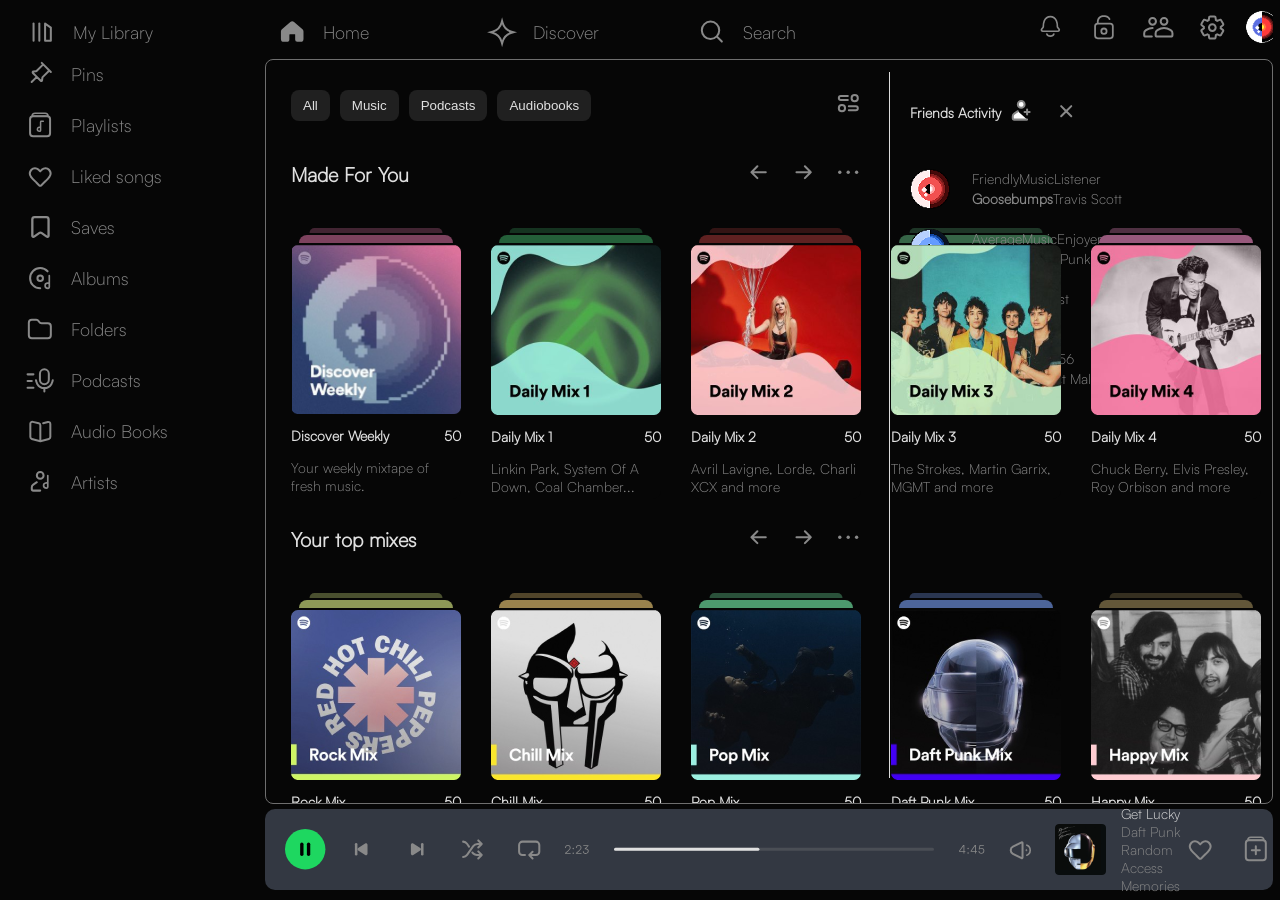
<file: pages/friends-activity.html>
<!DOCTYPE html>
<html lang="en">

<head>
    <meta charset="UTF-8">
    <meta name="viewport" content="width=device-width, initial-scale=1.0">
    <link rel="stylesheet" href="../css/main.css">
    <title>Friends Activity</title>
</head>

<body>


    <div class="main-layout container">

        <header class="header-container">

            <!-- Horizontal navigation with 2 lists -->
            <nav class="top-sidebar">

                <!-- 1st list/main navigation top  -->

                <div class="header-navigation">
                    <ul class="main-nav-list">

                        <li class="nav-link"><a href="library.html">

                                <svg class="nav-icon" width="41" height="41" viewBox="0 0 41 41" fill="none"
                                    xmlns="http://www.w3.org/2000/svg">
                                    <path d="M11.562 11.5625V28.8493" stroke="#898989" stroke-width="2.02054"
                                        stroke-linecap="round" stroke-linejoin="round" />
                                    <path d="M17.3242 11.5625V28.8493" stroke="#898989" stroke-width="2.02054"
                                        stroke-linecap="round" stroke-linejoin="round" />
                                    <path d="M23.0865 28.8493V11.5625L28.8488 15.5518V28.8493H23.0865Z" stroke="#898989"
                                        stroke-width="2.02054" stroke-linecap="round" stroke-linejoin="round" />
                                </svg>

                                <span class="nav-text">My Library</span>
                            </a>
                        </li>

                        <li class="nav-link"><a href="/index.html">

                                <svg class="nav-icon" width="41" height="41" viewBox="0 0 41 41" fill="none"
                                    xmlns="http://www.w3.org/2000/svg">
                                    <path
                                        d="M10.1027 19.4329V26.9414C10.1027 27.8713 10.8565 28.6251 11.7865 28.6251H15.154C15.7202 28.6538 16.195 28.2025 16.195 27.6356V22.7282C16.195 21.8025 16.9422 21.0504 17.8679 21.0445L22.6554 21.0135C23.5896 21.0074 24.3501 21.7631 24.3501 22.6972V27.7185C24.3501 28.2192 24.756 28.6251 25.2567 28.6251H28.6243C29.5542 28.6251 30.3081 27.8713 30.3081 26.9414V19.4329C30.3081 18.9376 30.09 18.4674 29.7119 18.1475L21.293 11.0238C20.6652 10.4926 19.7456 10.4926 19.1178 11.0238L10.6988 18.1475C10.3208 18.4674 10.1027 18.9376 10.1027 19.4329Z"
                                        fill="#898989" stroke="#898989" stroke-width="2.3573" stroke-linecap="round"
                                        stroke-linejoin="round" />
                                </svg>

                                <span class="nav-text">Home</span></a></li>

                        <li class="nav-link"><a href="#">

                                <svg class="nav-icon" width="41" height="41" viewBox="0 0 41 41" fill="none"
                                    xmlns="http://www.w3.org/2000/svg">
                                    <path
                                        d="M20.5903 10.8229C21.8159 15.1881 25.2271 18.5993 29.5923 19.8249L31.3872 20.3288L29.5923 20.8327C25.2271 22.0583 21.8159 25.4695 20.5903 29.8346L20.0864 31.6296L19.5825 29.8346C18.357 25.4695 14.9457 22.0583 10.5806 20.8327L8.78564 20.3288L10.5806 19.8249C14.9457 18.5993 18.357 15.1881 19.5825 10.8229L20.0864 9.028L20.5903 10.8229Z"
                                        stroke="#898989" stroke-width="2" />
                                </svg>

                                <span class="nav-text">Discover</span>
                            </a>
                        </li>

                        <li class="nav-link"><a href="search.html">

                                <svg class="nav-icon" width="41" height="41" viewBox="0 0 41 41" fill="none"
                                    xmlns="http://www.w3.org/2000/svg">
                                    <path
                                        d="M24.7356 24.3607C26.2732 22.7923 27.2213 20.6437 27.2213 18.2738C27.2213 13.4713 23.3281 9.57812 18.5256 9.57812C13.7232 9.57812 9.82999 13.4713 9.82999 18.2738C9.82999 23.0763 13.7232 26.9694 18.5256 26.9694C20.9582 26.9694 23.1574 25.9706 24.7356 24.3607ZM24.7356 24.3607L29.83 29.5781"
                                        stroke="#898989" stroke-width="2.02054" stroke-linecap="round" />
                                </svg>

                                <span class="nav-text">Search</span>
                            </a>
                        </li>

                    </ul>
                </div>

                <!-- 2nd list / Top navigation with icons inside -->


                <div class="icon-nav">
                    <ul class="action-nav-list">
                        <li class="top-nav-link"><a href="#">
                                <svg class="nav-icon" width="41" height="41" viewBox="0 0 41 41" fill="none"
                                    xmlns="http://www.w3.org/2000/svg">
                                    <path
                                        d="M27.8736 24.2741H12.8179C11.6282 24.2741 10.9784 22.8866 11.74 21.9727L12.9945 20.4673C13.2098 20.2088 13.3174 19.882 13.3141 19.5456C13.2934 17.4262 13.6655 9.54102 20.3457 9.54102C27.0259 9.54102 27.398 17.4262 27.3774 19.5456C27.3741 19.882 27.4816 20.2088 27.697 20.4673L28.9515 21.9727C29.7131 22.8866 29.0632 24.2741 27.8736 24.2741Z"
                                        stroke="#898989" stroke-width="1.6838" stroke-linecap="round"
                                        stroke-linejoin="round" />
                                    <path
                                        d="M16.8379 27.0801C16.8379 27.0801 17.5395 29.1848 20.3458 29.1848C23.1521 29.1848 23.8536 27.0801 23.8536 27.0801"
                                        stroke="#898989" stroke-width="1.6838" stroke-linecap="round"
                                        stroke-linejoin="round" />
                                </svg>
                            </a>
                        </li>

                        <li class="top-nav-link"><a href="#">
                                <svg class="nav-icon" width="41" height="41" viewBox="0 0 41 41" fill="none"
                                    xmlns="http://www.w3.org/2000/svg">
                                    <path
                                        d="M24.7338 12.4639C24.9425 12.9074 25.4713 13.0978 25.9148 12.889C26.3583 12.6803 26.5487 12.1515 26.3399 11.708L24.7338 12.4639ZM13.8048 16.1865C14.6809 16.0443 14.6809 16.0447 14.681 16.0451C14.681 16.0452 14.6811 16.0456 14.6811 16.0457C14.6812 16.0461 14.6812 16.0464 14.6812 16.0465C14.6813 16.0468 14.6813 16.0467 14.6812 16.0462C14.681 16.0451 14.6806 16.0424 14.68 16.0382C14.6787 16.0296 14.6766 16.0148 14.674 15.9941C14.6687 15.9526 14.6611 15.8877 14.6536 15.8029C14.6385 15.6328 14.6236 15.3846 14.6263 15.0851C14.6318 14.4798 14.7089 13.6967 14.9783 12.9307C15.2453 12.1715 15.6926 11.4504 16.4326 10.914C17.1704 10.3793 18.2742 9.97351 19.9514 9.97351V8.19836C17.9791 8.19836 16.4899 8.68016 15.3908 9.47676C14.2941 10.2717 13.661 11.3258 13.3037 12.3418C12.9488 13.3509 12.8578 14.3429 12.8512 15.069C12.8479 15.4352 12.866 15.7418 12.8854 15.96C12.8951 16.0693 12.9052 16.157 12.9132 16.2195C12.9172 16.2508 12.9207 16.2758 12.9234 16.2941C12.9247 16.3033 12.9259 16.3108 12.9267 16.3166C12.9272 16.3195 12.9276 16.3219 12.9279 16.324C12.9281 16.325 12.9282 16.3259 12.9283 16.3267C12.9284 16.3271 12.9285 16.3276 12.9285 16.3278C12.9286 16.3282 12.9287 16.3287 13.8048 16.1865ZM19.9514 9.97351C21.4562 9.97351 22.4981 10.3005 23.2263 10.7507C23.9524 11.1996 24.4245 11.8067 24.7338 12.4639L26.3399 11.708C25.9085 10.7913 25.2234 9.89837 24.1597 9.24076C23.0981 8.58443 21.7176 8.19836 19.9514 8.19836V9.97351Z"
                                        fill="#898989" />
                                    <path
                                        d="M26.1644 16.6309H13.7384C12.2678 16.6309 11.0757 17.823 11.0757 19.2936V28.6131C11.0757 30.0837 12.2678 31.2758 13.7384 31.2758H26.1644C27.635 31.2758 28.8271 30.0837 28.8271 28.6131V19.2936C28.8271 17.823 27.635 16.6309 26.1644 16.6309Z"
                                        stroke="#898989" stroke-width="1.77515" />
                                    <circle cx="19.9514" cy="24.1744" r="2.66272" stroke="#898989"
                                        stroke-width="1.77515" />
                                </svg>
                            </a>
                        </li>


                        <li class="top-nav-link"><a href="#">
                                <svg class="nav-icon-double" width="41" height="41" viewBox="0 0 41 41" fill="none"
                                    xmlns="http://www.w3.org/2000/svg">
                                    <path
                                        d="M29.4 14.3129C29.4 16.1727 27.8923 17.6804 26.0324 17.6804C24.1726 17.6804 22.6649 16.1727 22.6649 14.3129C22.6649 12.453 24.1726 10.9453 26.0324 10.9453C27.8923 10.9453 29.4 12.453 29.4 14.3129Z"
                                        stroke="#898989" stroke-width="2.02054" />
                                    <path
                                        d="M19.1131 23.4167L19.8629 22.9168C21.6899 21.6988 23.8366 21.0488 26.0324 21.0488C28.2282 21.0488 30.3749 21.6988 32.202 22.9168L32.9518 23.4167C33.8886 24.0412 34.4513 25.0927 34.4513 26.2187V27.8962C34.4513 28.7641 33.7477 29.4677 32.8798 29.4677H26.0324H19.185C18.3171 29.4677 17.6135 28.7641 17.6135 27.8962V26.2187C17.6135 25.0927 18.1762 24.0412 19.1131 23.4167Z"
                                        stroke="#898989" stroke-width="2.02054" stroke-linecap="round"
                                        stroke-linejoin="round" />
                                    <path
                                        d="M17.9811 14.3129C17.9811 16.1727 16.4734 17.6804 14.6135 17.6804C12.7537 17.6804 11.246 16.1727 11.246 14.3129C11.246 12.453 12.7537 10.9453 14.6135 10.9453C16.4734 10.9453 17.9811 12.453 17.9811 14.3129Z"
                                        stroke="#898989" stroke-width="2.02054" />
                                    <path
                                        d="M14.6135 21.0488C12.4177 21.0488 10.271 21.6988 8.44398 22.9168L7.69419 23.4167C6.75734 24.0412 6.19461 25.0927 6.19461 26.2187V27.8962C6.19461 28.7641 6.89821 29.4677 7.76614 29.4677H13.8271"
                                        stroke="#898989" stroke-width="2.02054" stroke-linecap="round"
                                        stroke-linejoin="round" />
                                </svg>
                            </a>
                        </li>
                        <li class="top-nav-link"><a href="#">
                                <svg class="nav-icon" width="41" height="41" viewBox="0 0 41 41" fill="none"
                                    xmlns="http://www.w3.org/2000/svg">
                                    <path
                                        d="M22.4407 31.5846H18.208C17.9258 31.5846 17.6812 31.493 17.4743 31.3096C17.2674 31.1263 17.1451 30.8971 17.1075 30.6221L16.7688 28.0646C16.5243 27.973 16.294 27.863 16.0781 27.7346C15.8613 27.6063 15.6495 27.4688 15.4426 27.3221L12.9876 28.3121C12.7242 28.4038 12.4608 28.413 12.1975 28.3396C11.9341 28.2663 11.7272 28.1105 11.5767 27.8721L9.48852 24.3246C9.33802 24.0863 9.29099 23.8296 9.34743 23.5546C9.40387 23.2796 9.54496 23.0596 9.7707 22.8946L11.8871 21.3271C11.8683 21.1988 11.8589 21.0749 11.8589 20.9553V20.2128C11.8589 20.094 11.8683 19.9705 11.8871 19.8421L9.7707 18.2746C9.54496 18.1096 9.40387 17.8896 9.34743 17.6146C9.29099 17.3396 9.33802 17.083 9.48852 16.8446L11.5767 13.2971C11.7084 13.0405 11.9104 12.8799 12.1828 12.8153C12.456 12.7515 12.7242 12.7655 12.9876 12.8571L15.4426 13.8471C15.6495 13.7005 15.8659 13.563 16.0916 13.4346C16.3173 13.3063 16.5431 13.1963 16.7688 13.1046L17.1075 10.5471C17.1451 10.2721 17.2674 10.043 17.4743 9.85964C17.6812 9.67631 17.9258 9.58464 18.208 9.58464H22.4407C22.7229 9.58464 22.9675 9.67631 23.1744 9.85964C23.3813 10.043 23.5036 10.2721 23.5412 10.5471L23.8798 13.1046C24.1244 13.1963 24.355 13.3063 24.5718 13.4346C24.7877 13.563 24.9992 13.7005 25.2061 13.8471L27.6611 12.8571C27.9245 12.7655 28.1878 12.7563 28.4512 12.8296C28.7146 12.903 28.9215 13.0588 29.072 13.2971L31.1602 16.8446C31.3107 17.083 31.3577 17.3396 31.3013 17.6146C31.2448 17.8896 31.1037 18.1096 30.878 18.2746L28.7616 19.8421C28.7804 19.9705 28.7898 20.094 28.7898 20.2128V20.9553C28.7898 21.0749 28.771 21.1988 28.7334 21.3271L30.8498 22.8946C31.0755 23.0596 31.2166 23.2796 31.273 23.5546C31.3295 23.8296 31.2824 24.0863 31.1319 24.3246L29.0438 27.8446C28.8933 28.083 28.6818 28.2436 28.4094 28.3264C28.1363 28.4086 27.868 28.4038 27.6047 28.3121L25.2061 27.3221C24.9992 27.4688 24.7828 27.6063 24.5571 27.7346C24.3313 27.863 24.1056 27.973 23.8798 28.0646L23.5412 30.6221C23.5036 30.8971 23.3813 31.1263 23.1744 31.3096C22.9675 31.493 22.7229 31.5846 22.4407 31.5846Z"
                                        stroke="#898989" stroke-width="2" />
                                    <circle cx="20.3243" cy="20.5848" r="3.34783" stroke="#898989" stroke-width="2" />
                                </svg>
                            </a>
                        </li>
                        <li class="top-nav-link"><a href="#">
                                <svg class="nav-icon" width="32" height="32" viewBox="0 0 32 32" fill="none"
                                    xmlns="http://www.w3.org/2000/svg" xmlns:xlink="http://www.w3.org/1999/xlink">
                                    <rect width="32" height="32" rx="16" fill="url(#pattern0_8033_2040)" />
                                    <defs>
                                        <pattern id="pattern0_8033_2040" patternContentUnits="objectBoundingBox"
                                            width="1" height="1">
                                            <use xlink:href="#image0_8033_2040" transform="scale(0.00208333)" />
                                        </pattern>
                                        <image id="image0_8033_2040" width="480" height="480" preserveAspectRatio="none"
                                            xlink:href="[data-uri]" />
                                    </defs>
                                </svg>

                            </a>
                        </li>
                    </ul>

                </div>


            </nav>
        </header>

        <!-- Sidebar -->

        <aside class="sidebar">
            <nav class="sidebar-content">
                <ul class="sidebar-nav">
                    <li class="nav-link"><a href="#">

                            <svg class="nav-icon" width="41" height="41" viewBox="0 0 41 41" fill="none"
                                xmlns="http://www.w3.org/2000/svg">
                                <path
                                    d="M29.3209 16.4258L30.8388 17.9436M29.3209 16.4258L22.6206 23.1262C22.4974 23.2493 22.4191 23.4101 22.3981 23.5829L22.0634 26.3362C21.9851 26.9808 21.1987 27.2521 20.7395 26.7929L16.811 22.8644M29.3209 16.4258L23.2496 10.3544M21.7318 8.8366L23.2496 10.3544M23.2496 10.3544L16.5492 17.0548C16.4261 17.1779 16.2653 17.2562 16.0925 17.2773L13.3392 17.6119C12.6946 17.6903 12.4233 18.4767 12.8824 18.9358L16.811 22.8644M16.811 22.8644L11.6432 28.0322"
                                    stroke="#898989" stroke-width="2" stroke-linecap="round" stroke-linejoin="round" />
                            </svg>

                            <span>Pins</span>
                        </a>
                    </li>


                    <li class="nav-link"><a href="playlist.html">
                            <svg class="nav-icon" width="41" height="41" viewBox="0 0 41 41" fill="none"
                                xmlns="http://www.w3.org/2000/svg">
                                <rect width="20" height="20" rx="3" transform="matrix(1 0 0 -1 10.0757 31.3301)"
                                    stroke="#898989" stroke-width="2" stroke-linejoin="round" />
                                <path
                                    d="M12.0757 11.3301H28.0757C28.0757 9.67322 26.7325 8.33008 25.0757 8.33008H15.0757C13.4188 8.33008 12.0757 9.67322 12.0757 11.3301Z"
                                    stroke="#898989" stroke-width="1.5" stroke-linejoin="round" />
                                <path
                                    d="M20.5883 22.286V16.9551C20.5883 16.6099 20.8681 16.3301 21.2133 16.3301H23.3297M20.5883 22.286V25.303C20.5883 25.8578 20.1944 26.3413 19.6397 26.3289C18.6777 26.3075 17.3297 25.9738 17.3297 24.2713C17.3297 21.6242 20.5883 22.286 20.5883 22.286Z"
                                    stroke="#898989" stroke-width="1.5" stroke-linecap="round"
                                    stroke-linejoin="round" />
                            </svg>

                            <span>Playlists</span></a></li>
                    <li class="nav-link"><a href="likedsongs.html">

                            <svg class="nav-icon" width="41" height="41" viewBox="0 0 41 41" fill="none"
                                xmlns="http://www.w3.org/2000/svg">
                                <path
                                    d="M22.0692 13.5685L20.2054 15.3745L18.3415 13.5685C16.3872 11.6749 13.252 11.7794 11.4282 13.7991C9.65841 15.7589 9.41476 18.6943 11.0173 20.793C11.2143 21.0509 11.4079 21.2979 11.5922 21.524C12.7586 22.9549 15.3036 25.4539 16.5788 26.7949C17.5209 27.7857 18.3677 28.6121 19.0057 29.214C19.6794 29.8496 20.7193 29.8357 21.3943 29.2014C22.5707 28.0961 24.3746 26.3743 25.6453 25.0379C26.9204 23.6969 27.6521 22.9549 28.8186 21.524C29.0028 21.2979 29.1965 21.0509 29.3934 20.793C30.996 18.6943 30.7523 15.7589 28.9826 13.7991C27.1587 11.7794 24.0236 11.6749 22.0692 13.5685Z"
                                    stroke="#898989" stroke-width="2.02054" stroke-linecap="round"
                                    stroke-linejoin="round" />
                            </svg>
                            <span>Liked songs</span></a></li>

                    <li class="nav-link"><a href="#">
                            <svg class="nav-icon" width="41" height="41" viewBox="0 0 41 41" fill="none"
                                xmlns="http://www.w3.org/2000/svg">
                                <path
                                    d="M12.3243 12.4017V28.7055C12.3243 29.6489 13.3907 30.1977 14.1583 29.6493L19.095 26.1232C19.9016 25.5471 20.985 25.5471 21.7916 26.1232L26.7283 29.6493C27.4959 30.1977 28.5623 29.6489 28.5623 28.7055V12.4017C28.5623 11.1206 27.5237 10.082 26.2426 10.082H14.644C13.3629 10.082 12.3243 11.1206 12.3243 12.4017Z"
                                    stroke="#898989" stroke-width="2.3197" />
                            </svg>
                            <span>Saves</span></a></li>

                    <li class="nav-link"><a href="album.html">
                            <svg class="nav-icon" width="41" height="41" viewBox="0 0 41 41" fill="none"
                                xmlns="http://www.w3.org/2000/svg">
                                <circle cx="20.2054" cy="20.2065" r="2.75528" stroke="#898989" stroke-width="2.02054" />
                                <path
                                    d="M20.2053 30.3089C14.6257 30.3089 10.1026 25.7858 10.1026 20.2062C10.1026 14.6267 14.6257 10.1035 20.2053 10.1035C23.1179 10.1035 25.7427 11.3361 27.5864 13.3081"
                                    stroke="#898989" stroke-width="2.02054" stroke-linecap="round" />
                                <path
                                    d="M29.2959 17.5801V25.1571M29.2959 25.1571V28.9201C29.2959 29.6692 28.7624 30.3226 28.0136 30.299C26.7754 30.26 25.0864 29.8159 25.0864 27.6828C25.0864 24.3152 29.2959 25.1571 29.2959 25.1571Z"
                                    stroke="#898989" stroke-width="1.68378" stroke-linecap="round"
                                    stroke-linejoin="round" />
                            </svg>
                            <span>Albums</span></a></li>
                    <li class="nav-link"><a href="#">
                            <svg class="nav-icon" width="41" height="41" viewBox="0 0 41 41" fill="none"
                                xmlns="http://www.w3.org/2000/svg">
                                <path
                                    d="M30.8324 26.3301C30.8324 27.9869 29.4893 29.3301 27.8324 29.3301H11.8324C10.1755 29.3301 8.8324 27.9869 8.8324 26.3301V14.1301V13.8301C8.8324 12.1732 10.1755 10.8301 11.8324 10.8301H16.192C17.2142 10.8301 18.166 11.3505 18.7177 12.2111L19.0625 12.7491C19.6142 13.6096 20.566 14.1301 21.5882 14.1301H27.8324C29.4893 14.1301 30.8324 15.4732 30.8324 17.1301V26.3301Z"
                                    stroke="#898989" stroke-width="2" stroke-linejoin="round" />
                            </svg>
                            <span>Folders</span></a></li>
                    <li class="nav-link"><a href="#">
                            <svg class="nav-icon" width="41" height="41" viewBox="0 0 41 41" fill="none"
                                xmlns="http://www.w3.org/2000/svg">
                                <path
                                    d="M19.9314 13.7771V19.7066C19.9314 22.1626 21.9224 24.1536 24.3785 24.1536C26.8345 24.1536 28.8255 22.1626 28.8255 19.7066V18.7183V13.7771C28.8255 11.3211 26.8345 9.33008 24.3785 9.33008C21.9224 9.33008 19.9314 11.3211 19.9314 13.7771Z"
                                    stroke="#898989" stroke-width="2.016" stroke-linecap="round" />
                                <path
                                    d="M15.9784 20.2012C15.9784 20.2012 16.9666 28.1071 24.3784 28.1071M24.3784 28.1071C31.7902 28.1071 32.7784 20.2012 32.7784 20.2012M24.3784 28.1071V31.5659"
                                    stroke="#898989" stroke-width="2.016" stroke-linecap="round" />
                                <path d="M7.57837 14.3711H13.4584" stroke="#898989" stroke-width="2.016"
                                    stroke-linecap="round" />
                                <path d="M7.57837 21.0898H11.7784" stroke="#898989" stroke-width="2.016"
                                    stroke-linecap="round" />
                                <path d="M7.57837 27.8105H13.4584" stroke="#898989" stroke-width="2.016"
                                    stroke-linecap="round" />
                            </svg>
                            <span>Podcasts</span></a></li>
                    <li class="nav-link"><a href="#">
                            <svg class="nav-icon" width="41" height="41" viewBox="0 0 41 41" fill="none"
                                xmlns="http://www.w3.org/2000/svg">
                                <path
                                    d="M20.3297 30.3301L11.7921 27.9475C10.9276 27.7062 10.3297 26.9186 10.3297 26.0211V12.8486C10.3297 11.561 11.5286 10.6089 12.7827 10.9006L18.7827 12.2959C19.6886 12.5066 20.3297 13.3139 20.3297 14.2439V30.3301ZM20.3297 30.3301L28.8673 27.9475C29.7318 27.7062 30.3297 26.9186 30.3297 26.0211V12.9126C30.3297 11.6049 29.0954 10.649 27.8294 10.9762L23.1297 12.1905"
                                    stroke="#898989" stroke-width="2" stroke-linecap="round" stroke-linejoin="round" />
                            </svg>
                            <span>Audio Books</span></a></li>
                    <li class="nav-link"><a href="#">
                            <svg class="nav-icon" width="41" height="41" viewBox="0 0 41 41" fill="none"
                                xmlns="http://www.w3.org/2000/svg">
                                <path
                                    d="M23.573 13.4691C23.573 15.329 22.0653 16.8367 20.2055 16.8367C18.3456 16.8367 16.8379 15.329 16.8379 13.4691C16.8379 11.6093 18.3456 10.1016 20.2055 10.1016C22.0653 10.1016 23.573 11.6093 23.573 13.4691Z"
                                    stroke="#898989" stroke-width="2.02054" />
                                <path
                                    d="M16.8379 20.2051L13.2861 22.5729C12.3493 23.1975 11.7866 24.249 11.7866 25.3749V27.0525C11.7866 27.9204 12.4902 28.624 13.3581 28.624H20.2055"
                                    stroke="#898989" stroke-width="2.02054" stroke-linecap="round"
                                    stroke-linejoin="round" />
                                <path
                                    d="M27.7825 13.4688V21.0458M27.7825 21.0458V24.8088C27.7825 25.5579 27.249 26.2113 26.5003 26.1877C25.262 26.1487 23.5731 25.7046 23.5731 23.5715C23.5731 20.2039 27.7825 21.0458 27.7825 21.0458Z"
                                    stroke="#898989" stroke-width="1.68378" stroke-linecap="round"
                                    stroke-linejoin="round" />
                            </svg>
                            <span>Artists</span></a></li>
                </ul>
            </nav>
        </aside>

        <!-- Main Content of page -->

        <main class="friends-activity-main-content">

            <div class="main-content-left">

                <section class="main-content-header">
                    <div class="filter-buttons">
                        <button class="filter-btn">All</button>
                        <button class="filter-btn">Music</button>
                        <button class="filter-btn">Podcasts</button>
                        <button class="filter-btn">Audiobooks</button>

                    </div>

                    <div class="adjust-icon">
                        <img src="../assets/icons/icons-big/Name=Adjust, Filled=No.svg" alt="Adjust" title="Adjust">
                    </div>

                </section>


                <!-- Cards Area -->

                <div class="card-grid">


                    <!-- Made For You -->

                    <section class="cards-section">
                        <div class="section-name">
                            <h2>Made For You</h2>
                            <div class="navigation-arrows">
                                <img src="../assets/icons/icons-big/Name=Arrow-Left, Filled=No.svg" alt="Arrow-left">
                                <img src="../assets/icons/icons-big/Name=Arrow-Right, Filled=No.svg" alt="Arrow-right">
                                <img src="../assets/icons/icons-big/Name=More, Filled=No.svg" alt="More">
                            </div>

                        </div>

                        <div class="card-container">
                            <article class="card" style="color: #CD6C99;">
                                <img class=album src="../assets/images/home-pg-images/Frame 8.png"
                                    alt="Discover Weekly">
                                <h3>Discover Weekly <span>50</span></h3>
                                <p>Your weekly mixtape of fresh music.</p>

                            </article>

                            <article class="card" style="color: #3a9b5c;">
                                <img class=album src="../assets/images/home-pg-images/Frame 8-1.png" alt="Daily Mix 1">
                                <h3>Daily Mix 1 <span>50</span></h3>
                                <p>Linkin Park, System Of A Down, Coal Chamber...</p>

                            </article>

                            <article class="card" style="color: #9b3535;">
                                <img class=album src="../assets/images/home-pg-images/Frame 8-2.png" alt="Daily Mix 2">
                                <h3>Daily Mix 2 <span>50</span></h3>
                                <p>Avril Lavigne, Lorde, Charli XCX and more</p>

                            </article>

                            <article class="card" style="color: #58a673;">
                                <img class=album src="../assets/images/home-pg-images/Frame 8-3.png" alt="Daily Mix 3">
                                <h3>Daily Mix 3 <span>50</span></h3>
                                <p>The Strokes, Martin Garrix, MGMT and more</p>

                            </article>

                            <article class="card" style="color: #f991cc;">
                                <img class=album src="../assets/images/home-pg-images/Frame 8-4.png" alt="Daily Mix 4">
                                <h3>Daily Mix 4 <span>50</span></h3>
                                <p>Chuck Berry, Elvis Presley, Roy Orbison and more</p>

                            </article>

                            <article class="card" style="color: #7fc5f7;">
                                <img class=album src="../assets/images/home-pg-images/Frame 8-5.png" alt="Daily Mix 6">
                                <h3>Daily Mix 6 <span>50</span></h3>
                                <p>Frank Sinatra, Gerhard Trede, Dean Martin and more</p>

                            </article>

                        
                        </div>

                    </section>


                    <!-- 2nd row -->


                    <section class="cards-section">

                        <div class="section-name">
                            <h2>Your top mixes</h2>
                            <div class="navigation-arrows">
                                <img src="../assets/icons/icons-big/Name=Arrow-Left, Filled=No.svg" alt="Arrow-left">
                                <img src="../assets/icons/icons-big/Name=Arrow-Right, Filled=No.svg" alt="Arrow-right">
                                <img src="../assets/icons/icons-big/Name=More, Filled=No.svg" alt="More">
                            </div>

                        </div>

                        <div class="card-container">

                            <article class="card" style="color: #e9fc8e;">
                                <img class=album src="../assets/images/home-pg-images/Frame 8-11.png" alt="Rock Mix">
                                <h3>Rock Mix <span>50</span></h3>
                                <p>Red Hot Chili Peppers, R.E.M., Guns N' Roses...</p>
                            </article>

                            <article class="card" style="color: #FDD87D;">
                                <img class=album src="../assets/images/home-pg-images/Frame 8-12.png" alt="Chill Mix">
                                <h3>Chill Mix <span>50</span></h3>
                                <p>MF DOOM, Daft Punk, The Chainsmokers, and more</p>
                            </article>

                            <article class="card" style="color: #7dfdb4;">
                                <img class=album src="../assets/images/home-pg-images/Frame 8-13.png" alt="Pop Mix">
                                <h3>Pop Mix <span>50</span></h3>
                                <p>Kylie Minogue, Charli XCX, Cage The Elephant and...</p>
                            </article>

                            <article class="card" style="color: #7da5fd;">
                                <img class=album src="../assets/images/home-pg-images/Frame 8-14.png"
                                    alt="Daft Punk Mix">
                                <h3>Daft Punk Mix <span>50</span></h3>
                                <p>Daft Punk, MGMT, Muse, and more</p>
                            </article>

                            <article class="card" style="color: #a28e5d;">
                                <img class=album src="../assets/images/home-pg-images/Frame 8-15.png" alt="Happy Mix">
                                <h3>Happy Mix <span>50</span></h3>
                                <p>Chuck Berry, Skeeter David, Van Morrison and...</p>
                            </article>

                            <article class="card" style="color: #FDD87D;">
                                <img class=album src="../assets/images/home-pg-images/Frame 8-16.png"
                                    alt="David Bowie Mix">
                                <h3>David Bowie Mix <span>50</span></h3>
                                <p>Soft Cell, The Who and The Clash</p>
                            </article>

                        </div>

                    </section>

                    <!-- 3rd row -->


                    <section class="cards-section">

                        <div class="section-name">
                            <h2>Your favorite artists</h2>
                            <div class="navigation-arrows">
                                <img src="../assets/icons/icons-big/Name=Arrow-Left, Filled=No.svg" alt="Arrow-left">
                                <img src="../assets/icons/icons-big/Name=Arrow-Right, Filled=No.svg" alt="Arrow-right">
                                <img src="../assets/icons/icons-big/Name=More, Filled=No.svg" alt="More">
                            </div>

                        </div>

                        <div class="card-container">

                            <article class="round-card">
                                <img class=album src="../assets/images/home-pg-images/image 9.png" alt="Rock Mix">
                                <h3>Guns N’ Roses</h3>
                            </article>

                            <article class="round-card">
                                <img class=album src="../assets/images/home-pg-images/image 3.png" alt="Rock Mix">
                                <h3>Daft Punk</h3>
                            </article>

                            <article class="round-card">
                                <img class=album src="../assets/images/home-pg-images/image 4.png" alt="Rock Mix">
                                <h3>David Bowie</h3>
                            </article>
                        </div>

                    </section>


                    <!-- 4rd row -->


                    <section class="cards-section">

                        <div class="section-name">
                            <h2>Albums for you</h2>
                            <div class="navigation-arrows">
                                <img src="../assets/icons/icons-big/Name=Arrow-Left, Filled=No.svg" alt="Arrow-left">
                                <img src="../assets/icons/icons-big/Name=Arrow-Right, Filled=No.svg" alt="Arrow-right">
                                <img src="../assets/icons/icons-big/Name=More, Filled=No.svg" alt="More">
                            </div>

                        </div>

                        <div class="card-container">

                            <article class="card">
                                <img class=album src="../assets/images/home-pg-images/images 1 (3).png" alt="Rock Mix">
                                <h3>Meteora</h3>
                                <p>Linkin Park</p>
                            </article>

                            <article class="card">
                                <img class=album src="../assets/images/home-pg-images/image 3.png" alt="Rock Mix">
                                <h3>Random Access Memories 13</h3>
                                <p>Daft Punk</p>
                            </article>

                            <article class="card">
                                <img class=album src="../assets/images/home-pg-images/images 1 (1).png" alt="Rock Mix">
                                <h3>Abbey Road</h3>
                                <p>The beatles</p>
                            </article>

                            <article class="card">
                                <img class=album src="../assets/images/home-pg-images/images 1 (2).png" alt="Rock Mix">
                                <h3>Black Holes and Revelations</h3>
                                <p>Muse</p>
                            </article>
                        </div>

                    </section>


                    <!-- 5rs row -->


                    <section class="cards-section">

                        <div class="section-name">
                            <h2>Audiobooks for you</h2>
                            <div class="navigation-arrows">
                                <img src="../assets/icons/icons-big/Name=Arrow-Left, Filled=No.svg" alt="Arrow-left">
                                <img src="../assets/icons/icons-big/Name=Arrow-Right, Filled=No.svg" alt="Arrow-right">
                                <img src="../assets/icons/icons-big/Name=More, Filled=No.svg" alt="More">
                            </div>

                        </div>

                        <div class="card-container">

                            <article class="card">
                                <img class=album src="../assets/images/home-pg-images/img (1).png" alt="Rock Mix">
                                <h3>Halo: The Flood</h3>
                                <p>William C. Dietz</p>
                            </article>

                            <article class="card">
                                <img class=album src="../assets/images/home-pg-images/img (4).png" alt="Rock Mix">
                                <h3>Halo: First Strike</h3>
                                <p>Eric Nylund</p>
                            </article>

                            <article class="card">
                                <img class=album src="../assets/images/home-pg-images/img (5).png" alt="Rock Mix">
                                <h3>Halo: Ghosts of Onix</h3>
                                <p>Eric Nylund</p>
                            </article>
                        </div>

                    </section>


                    <!-- 6th row -->


                    <section class="cards-section">

                        <div class="section-name">
                            <h2>Podcats for you</h2>
                            <div class="navigation-arrows">
                                <img src="../assets/icons/icons-big/Name=Arrow-Left, Filled=No.svg" alt="Arrow-left">
                                <img src="../assets/icons/icons-big/Name=Arrow-Right, Filled=No.svg" alt="Arrow-right">
                                <img src="../assets/icons/icons-big/Name=More, Filled=No.svg" alt="More">
                            </div>

                        </div>

                        <div class="card-container">

                            <article class="card">
                                <img class=album src="../assets/images/home-pg-images/img (2).png" alt="Rock Mix">
                                <h3>anything goes...</h3>
                                <p>emma chamberlain</p>
                            </article>

                            <article class="card">
                                <img class=album src="../assets/images/home-pg-images/img (3).png" alt="Rock Mix">
                                <h3>The Joe Rogan...</h3>
                                <p>Joe Rogan</p>
                            </article>

                            <article class="card">
                                <img class=album src="../assets/images/home-pg-images/img (6).png" alt="Rock Mix">
                                <h3>The Journal</h3>
                                <p>The Wall Street Journal</p>
                            </article>
                        </div>

                    </section>


                    <!-- 7th row -->


                    <section class="cards-section">

                        <div class="section-name">
                            <h2>Episodes for you</h2> <!--საერთოდ არ ჩანს-->
                            <div class="navigation-arrows">
                                <img src="../assets/icons/icons-big/Name=Arrow-Left, Filled=No.svg" alt="Arrow-left">
                                <img src="../assets/icons/icons-big/Name=Arrow-Right, Filled=No.svg" alt="Arrow-right">
                                <img src="../assets/icons/icons-big/Name=More, Filled=No.svg" alt="More">
                            </div>

                        </div>

                        <div class="card-container">

                            <article class="card">
                                <img class=album src="../assets/images/home-pg-images/img (2).png" alt="Rock Mix">
                                <h3>anything goes...</h3>
                                <p>emma chamberlain</p>
                            </article>

                            <article class="card">
                                <img class=album src="../assets/images/home-pg-images/img (3).png" alt="Rock Mix">
                                <h3>The Joe Rogan...</h3>
                                <p>Joe Rogan</p>
                            </article>

                            <article class="card">
                                <img class=album src="../assets/images/home-pg-images/img (6).png" alt="Rock Mix">
                                <h3>The Journal</h3>
                                <p>The Wall Street Journal</p>
                            </article>
                        </div>

                    </section>




                </div>

            </div>
            <!-- End of left part -->

            <div class="main-content-right">

               <section class="main-content-header">
                   <div class="section-name">
                            <h2>Friends Activity</h2>
                            <div class="navigation-arrows">
                                <img src="../assets/icons/icons-big/Name=Add Friend, Filled=No.svg" alt="Add Friend">
                                <a href="/index.html">
                                    <img src="../assets/icons/icons-big/Name=Close, Filled=No.svg" alt="Close"></a>
                            </div>

                        </div>

                </section>

                <section class="activity">
                    <div>
                        <img src="/assets/images/activity/friend4.png" alt="">
                        <!-- <img src="/assets/icons/icons-big/icons.svg" alt=""> -->
                        <p class="activity">FriendlyMusicListener</p>
                        <p class="activ-description"><b>Goosebumps</b> Travis Scott</p>

                    </div>

                    <div>
                        <img src="/assets/images/activity/friend1.png" alt="">
                        <!-- <img src="/assets/icons/icons-big/icons.svg" alt=""> -->
                        <p class="activity">AverageMusicEnjoyer</p>
                        <p class="activ-description"><b>Get Lucky</b> Daft Punk</p>

                    </div>

                    <div>
                        <img src="/assets/images/activity/friend2.png" alt="">
                        <p class="activity">MusicEnthusiast</p>
                        <p class="activ-description">1h<b> would he</b> joji</p>

                    </div>

                    <div>
                        <img src="/assets/images/activity/friend3.png" alt="">
                        <p class="activity">IListenToMusic56</p>
                        <p class="activ-description">6h<b> Rockstar</b> Post Malone</p>

                    </div>
                </section>

              
            </div>

        </main>

        <!-- Footer -->
        <footer class="player">
            <div class="space-for-icons">
                <div class="player-left">
                    <img src="../assets/icons/icons-big/Name=Pause, Filled=No.svg" alt="Pause">
                    <img src="../assets/icons/icons-big/Name=Prev, Filled=No.svg" alt="Previous">
                    <img src="../assets/icons/icons-big/Name=Next, Filled=No.svg" alt="Next">
                    <img src="../assets/icons/icons-big/Name=Shuffle, Filled=No.svg" alt="Shuffle">
                    <img src="../assets/icons/icons-big/Name=Loop, Filled=No.svg" alt="Loop">
                    <img src="../assets/icons/player-icons/2_23.svg" alt="time2_23">
                    <img class="space" src="../assets/icons/player-icons/track.svg" alt="track">
                    <img src="../assets/icons/player-icons/4_45.svg" alt="time4_45">
                    <img src="../assets/icons/player-icons/icons big (1).svg" alt="Sound">


                    <div class="song-info">
                        <img class="current-song" src="../assets/icons/player-icons/Rectangle 6.svg"
                            alt="Album Picture">
                        <div class="song-text">
                            <p class="song-name">Get Lucky</p>
                            <p class="artist-name">Daft Punk</p>
                            <p class="album-name">Random Access Memories</p>
                        </div>
                    </div>

                </div>



                <div class="player-right">

                    <img src="../assets/icons/icons-big/Name=Like, Filled=No.svg" alt="Llike">
                    <img src="../assets/icons/icons-big/Name=Add to Playlist, Filled=No.svg" alt="Add to Playlist">
                    <img src="../assets/icons/icons-big/Name=Lyrics, Filled=No.svg" alt="Lyrics">
                    <img src="../assets/icons/icons-big/Name=Device, Filled=No.svg" alt="Device">
                    <img src="../assets/icons/icons-big/Name=More, Filled=No.svg" alt="More">
                    <img src="../assets/icons/player-icons/Frame 62.svg" alt="Line">
                    <img src="../assets/icons/player-icons/DJ.svg" alt="DJ">
                    <img src="../assets/icons/icons-big/Name=Queue, Filled=No.svg" alt="Queue">


                </div>

            </div>
        </footer>

    </div>

</body>

</html>
</file>
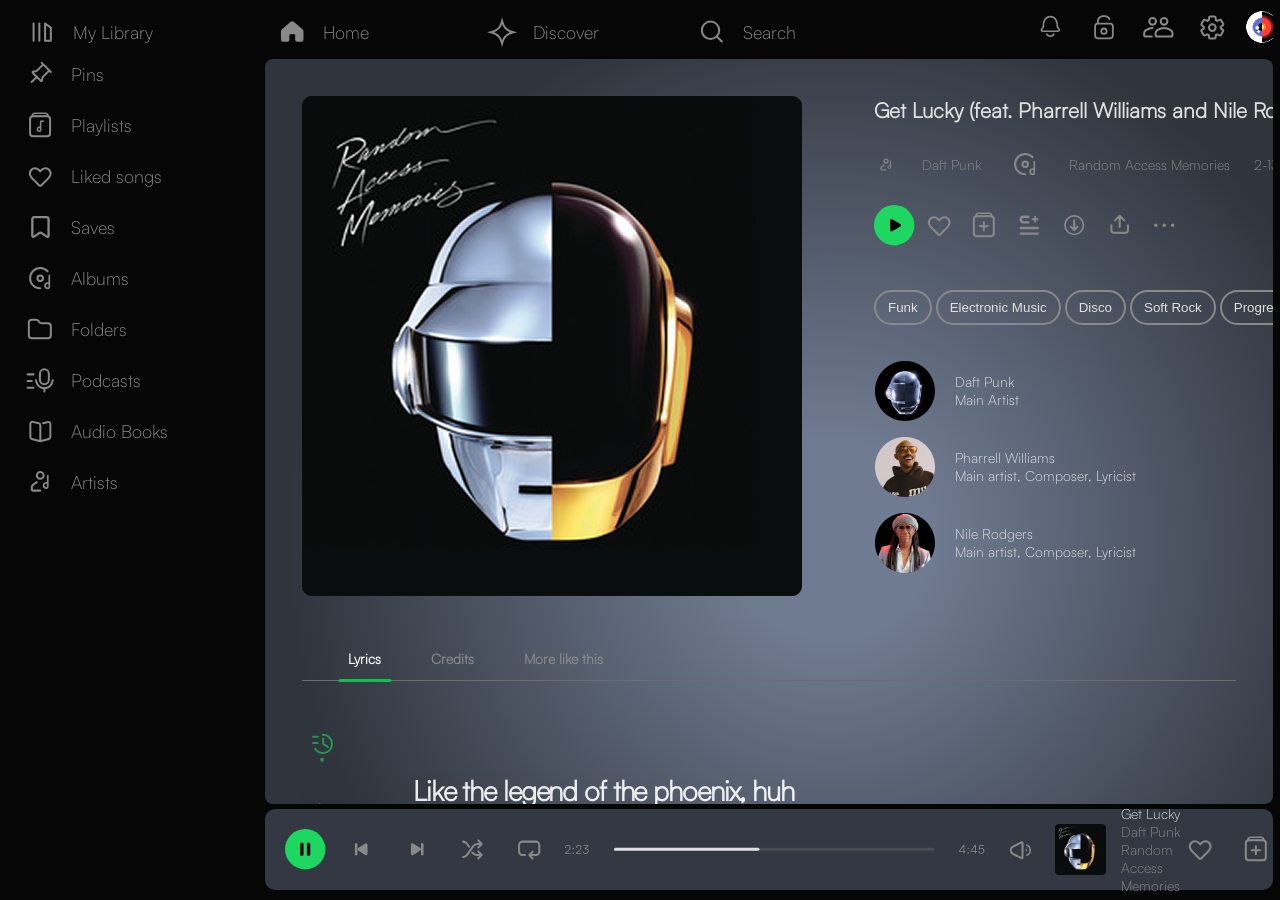
<file: pages/getlucky.html>
<!DOCTYPE html>
<html lang="en">

<head>
    <meta charset="UTF-8">
    <meta name="viewport" content="width=device-width, initial-scale=1.0">
    <link rel="stylesheet" href="../css/main.css">
    <title>Document</title>
</head>

<body>

    <div class="main-layout container">

        <header class="header-container">

            <!-- Horizontal navigation with 2 lists -->
            <nav class="top-sidebar">

                <!-- 1st list/main navigation top right -->

                <div class="header-navigation">
                    <ul class="main-nav-list">

                        <li class="nav-link"><a href="library.html">

                                <svg class="nav-icon" width="41" height="41" viewBox="0 0 41 41" fill="none"
                                    xmlns="http://www.w3.org/2000/svg">
                                    <path d="M11.562 11.5625V28.8493" stroke="#898989" stroke-width="2.02054"
                                        stroke-linecap="round" stroke-linejoin="round" />
                                    <path d="M17.3242 11.5625V28.8493" stroke="#898989" stroke-width="2.02054"
                                        stroke-linecap="round" stroke-linejoin="round" />
                                    <path d="M23.0865 28.8493V11.5625L28.8488 15.5518V28.8493H23.0865Z" stroke="#898989"
                                        stroke-width="2.02054" stroke-linecap="round" stroke-linejoin="round" />
                                </svg>

                                <span class="nav-text">My Library</span>
                            </a>
                        </li>

                        <li class="nav-link"><a href="/index.html">

                                <svg class="nav-icon" width="41" height="41" viewBox="0 0 41 41" fill="none"
                                    xmlns="http://www.w3.org/2000/svg">
                                    <path
                                        d="M10.1027 19.4329V26.9414C10.1027 27.8713 10.8565 28.6251 11.7865 28.6251H15.154C15.7202 28.6538 16.195 28.2025 16.195 27.6356V22.7282C16.195 21.8025 16.9422 21.0504 17.8679 21.0445L22.6554 21.0135C23.5896 21.0074 24.3501 21.7631 24.3501 22.6972V27.7185C24.3501 28.2192 24.756 28.6251 25.2567 28.6251H28.6243C29.5542 28.6251 30.3081 27.8713 30.3081 26.9414V19.4329C30.3081 18.9376 30.09 18.4674 29.7119 18.1475L21.293 11.0238C20.6652 10.4926 19.7456 10.4926 19.1178 11.0238L10.6988 18.1475C10.3208 18.4674 10.1027 18.9376 10.1027 19.4329Z"
                                        fill="#898989" stroke="#898989" stroke-width="2.3573" stroke-linecap="round"
                                        stroke-linejoin="round" />
                                </svg>

                                <span class="nav-text">Home</span></a></li>

                        <li class="nav-link"><a href="#">

                                <svg class="nav-icon" width="41" height="41" viewBox="0 0 41 41" fill="none"
                                    xmlns="http://www.w3.org/2000/svg">
                                    <path
                                        d="M20.5903 10.8229C21.8159 15.1881 25.2271 18.5993 29.5923 19.8249L31.3872 20.3288L29.5923 20.8327C25.2271 22.0583 21.8159 25.4695 20.5903 29.8346L20.0864 31.6296L19.5825 29.8346C18.357 25.4695 14.9457 22.0583 10.5806 20.8327L8.78564 20.3288L10.5806 19.8249C14.9457 18.5993 18.357 15.1881 19.5825 10.8229L20.0864 9.028L20.5903 10.8229Z"
                                        stroke="#898989" stroke-width="2" />
                                </svg>

                                <span class="nav-text">Discover</span>
                            </a>
                        </li>

                        <li class="nav-link"><a href="search.html">

                                <svg class="nav-icon" width="41" height="41" viewBox="0 0 41 41" fill="none"
                                    xmlns="http://www.w3.org/2000/svg">
                                    <path
                                        d="M24.7356 24.3607C26.2732 22.7923 27.2213 20.6437 27.2213 18.2738C27.2213 13.4713 23.3281 9.57812 18.5256 9.57812C13.7232 9.57812 9.82999 13.4713 9.82999 18.2738C9.82999 23.0763 13.7232 26.9694 18.5256 26.9694C20.9582 26.9694 23.1574 25.9706 24.7356 24.3607ZM24.7356 24.3607L29.83 29.5781"
                                        stroke="#898989" stroke-width="2.02054" stroke-linecap="round" />
                                </svg>

                                <span class="nav-text">Search</span>
                            </a>
                        </li>

                    </ul>
                </div>

                <!-- 2nd list / Top left navigation with icons inside -->

                <div class="icon-nav">
                    <ul class="action-nav-list">
                        <li class="top-nav-link"><a href="#">
                                <svg class="nav-icon" width="41" height="41" viewBox="0 0 41 41" fill="none"
                                    xmlns="http://www.w3.org/2000/svg">
                                    <path
                                        d="M27.8736 24.2741H12.8179C11.6282 24.2741 10.9784 22.8866 11.74 21.9727L12.9945 20.4673C13.2098 20.2088 13.3174 19.882 13.3141 19.5456C13.2934 17.4262 13.6655 9.54102 20.3457 9.54102C27.0259 9.54102 27.398 17.4262 27.3774 19.5456C27.3741 19.882 27.4816 20.2088 27.697 20.4673L28.9515 21.9727C29.7131 22.8866 29.0632 24.2741 27.8736 24.2741Z"
                                        stroke="#898989" stroke-width="1.6838" stroke-linecap="round"
                                        stroke-linejoin="round" />
                                    <path
                                        d="M16.8379 27.0801C16.8379 27.0801 17.5395 29.1848 20.3458 29.1848C23.1521 29.1848 23.8536 27.0801 23.8536 27.0801"
                                        stroke="#898989" stroke-width="1.6838" stroke-linecap="round"
                                        stroke-linejoin="round" />
                                </svg>
                            </a>
                        </li>

                        <li class="top-nav-link"><a href="#">
                                <svg class="nav-icon" width="41" height="41" viewBox="0 0 41 41" fill="none"
                                    xmlns="http://www.w3.org/2000/svg">
                                    <path
                                        d="M24.7338 12.4639C24.9425 12.9074 25.4713 13.0978 25.9148 12.889C26.3583 12.6803 26.5487 12.1515 26.3399 11.708L24.7338 12.4639ZM13.8048 16.1865C14.6809 16.0443 14.6809 16.0447 14.681 16.0451C14.681 16.0452 14.6811 16.0456 14.6811 16.0457C14.6812 16.0461 14.6812 16.0464 14.6812 16.0465C14.6813 16.0468 14.6813 16.0467 14.6812 16.0462C14.681 16.0451 14.6806 16.0424 14.68 16.0382C14.6787 16.0296 14.6766 16.0148 14.674 15.9941C14.6687 15.9526 14.6611 15.8877 14.6536 15.8029C14.6385 15.6328 14.6236 15.3846 14.6263 15.0851C14.6318 14.4798 14.7089 13.6967 14.9783 12.9307C15.2453 12.1715 15.6926 11.4504 16.4326 10.914C17.1704 10.3793 18.2742 9.97351 19.9514 9.97351V8.19836C17.9791 8.19836 16.4899 8.68016 15.3908 9.47676C14.2941 10.2717 13.661 11.3258 13.3037 12.3418C12.9488 13.3509 12.8578 14.3429 12.8512 15.069C12.8479 15.4352 12.866 15.7418 12.8854 15.96C12.8951 16.0693 12.9052 16.157 12.9132 16.2195C12.9172 16.2508 12.9207 16.2758 12.9234 16.2941C12.9247 16.3033 12.9259 16.3108 12.9267 16.3166C12.9272 16.3195 12.9276 16.3219 12.9279 16.324C12.9281 16.325 12.9282 16.3259 12.9283 16.3267C12.9284 16.3271 12.9285 16.3276 12.9285 16.3278C12.9286 16.3282 12.9287 16.3287 13.8048 16.1865ZM19.9514 9.97351C21.4562 9.97351 22.4981 10.3005 23.2263 10.7507C23.9524 11.1996 24.4245 11.8067 24.7338 12.4639L26.3399 11.708C25.9085 10.7913 25.2234 9.89837 24.1597 9.24076C23.0981 8.58443 21.7176 8.19836 19.9514 8.19836V9.97351Z"
                                        fill="#898989" />
                                    <path
                                        d="M26.1644 16.6309H13.7384C12.2678 16.6309 11.0757 17.823 11.0757 19.2936V28.6131C11.0757 30.0837 12.2678 31.2758 13.7384 31.2758H26.1644C27.635 31.2758 28.8271 30.0837 28.8271 28.6131V19.2936C28.8271 17.823 27.635 16.6309 26.1644 16.6309Z"
                                        stroke="#898989" stroke-width="1.77515" />
                                    <circle cx="19.9514" cy="24.1744" r="2.66272" stroke="#898989"
                                        stroke-width="1.77515" />
                                </svg>
                            </a>
                        </li>


                        <li class="top-nav-link"><a href="friends-activity.html">
                                <svg class="nav-icon-double" width="41" height="41" viewBox="0 0 41 41" fill="none"
                                    xmlns="http://www.w3.org/2000/svg">
                                    <path
                                        d="M29.4 14.3129C29.4 16.1727 27.8923 17.6804 26.0324 17.6804C24.1726 17.6804 22.6649 16.1727 22.6649 14.3129C22.6649 12.453 24.1726 10.9453 26.0324 10.9453C27.8923 10.9453 29.4 12.453 29.4 14.3129Z"
                                        stroke="#898989" stroke-width="2.02054" />
                                    <path
                                        d="M19.1131 23.4167L19.8629 22.9168C21.6899 21.6988 23.8366 21.0488 26.0324 21.0488C28.2282 21.0488 30.3749 21.6988 32.202 22.9168L32.9518 23.4167C33.8886 24.0412 34.4513 25.0927 34.4513 26.2187V27.8962C34.4513 28.7641 33.7477 29.4677 32.8798 29.4677H26.0324H19.185C18.3171 29.4677 17.6135 28.7641 17.6135 27.8962V26.2187C17.6135 25.0927 18.1762 24.0412 19.1131 23.4167Z"
                                        stroke="#898989" stroke-width="2.02054" stroke-linecap="round"
                                        stroke-linejoin="round" />
                                    <path
                                        d="M17.9811 14.3129C17.9811 16.1727 16.4734 17.6804 14.6135 17.6804C12.7537 17.6804 11.246 16.1727 11.246 14.3129C11.246 12.453 12.7537 10.9453 14.6135 10.9453C16.4734 10.9453 17.9811 12.453 17.9811 14.3129Z"
                                        stroke="#898989" stroke-width="2.02054" />
                                    <path
                                        d="M14.6135 21.0488C12.4177 21.0488 10.271 21.6988 8.44398 22.9168L7.69419 23.4167C6.75734 24.0412 6.19461 25.0927 6.19461 26.2187V27.8962C6.19461 28.7641 6.89821 29.4677 7.76614 29.4677H13.8271"
                                        stroke="#898989" stroke-width="2.02054" stroke-linecap="round"
                                        stroke-linejoin="round" />
                                </svg>
                            </a>
                        </li>
                        <li class="top-nav-link"><a href="#">
                                <svg class="nav-icon" width="41" height="41" viewBox="0 0 41 41" fill="none"
                                    xmlns="http://www.w3.org/2000/svg">
                                    <path
                                        d="M22.4407 31.5846H18.208C17.9258 31.5846 17.6812 31.493 17.4743 31.3096C17.2674 31.1263 17.1451 30.8971 17.1075 30.6221L16.7688 28.0646C16.5243 27.973 16.294 27.863 16.0781 27.7346C15.8613 27.6063 15.6495 27.4688 15.4426 27.3221L12.9876 28.3121C12.7242 28.4038 12.4608 28.413 12.1975 28.3396C11.9341 28.2663 11.7272 28.1105 11.5767 27.8721L9.48852 24.3246C9.33802 24.0863 9.29099 23.8296 9.34743 23.5546C9.40387 23.2796 9.54496 23.0596 9.7707 22.8946L11.8871 21.3271C11.8683 21.1988 11.8589 21.0749 11.8589 20.9553V20.2128C11.8589 20.094 11.8683 19.9705 11.8871 19.8421L9.7707 18.2746C9.54496 18.1096 9.40387 17.8896 9.34743 17.6146C9.29099 17.3396 9.33802 17.083 9.48852 16.8446L11.5767 13.2971C11.7084 13.0405 11.9104 12.8799 12.1828 12.8153C12.456 12.7515 12.7242 12.7655 12.9876 12.8571L15.4426 13.8471C15.6495 13.7005 15.8659 13.563 16.0916 13.4346C16.3173 13.3063 16.5431 13.1963 16.7688 13.1046L17.1075 10.5471C17.1451 10.2721 17.2674 10.043 17.4743 9.85964C17.6812 9.67631 17.9258 9.58464 18.208 9.58464H22.4407C22.7229 9.58464 22.9675 9.67631 23.1744 9.85964C23.3813 10.043 23.5036 10.2721 23.5412 10.5471L23.8798 13.1046C24.1244 13.1963 24.355 13.3063 24.5718 13.4346C24.7877 13.563 24.9992 13.7005 25.2061 13.8471L27.6611 12.8571C27.9245 12.7655 28.1878 12.7563 28.4512 12.8296C28.7146 12.903 28.9215 13.0588 29.072 13.2971L31.1602 16.8446C31.3107 17.083 31.3577 17.3396 31.3013 17.6146C31.2448 17.8896 31.1037 18.1096 30.878 18.2746L28.7616 19.8421C28.7804 19.9705 28.7898 20.094 28.7898 20.2128V20.9553C28.7898 21.0749 28.771 21.1988 28.7334 21.3271L30.8498 22.8946C31.0755 23.0596 31.2166 23.2796 31.273 23.5546C31.3295 23.8296 31.2824 24.0863 31.1319 24.3246L29.0438 27.8446C28.8933 28.083 28.6818 28.2436 28.4094 28.3264C28.1363 28.4086 27.868 28.4038 27.6047 28.3121L25.2061 27.3221C24.9992 27.4688 24.7828 27.6063 24.5571 27.7346C24.3313 27.863 24.1056 27.973 23.8798 28.0646L23.5412 30.6221C23.5036 30.8971 23.3813 31.1263 23.1744 31.3096C22.9675 31.493 22.7229 31.5846 22.4407 31.5846Z"
                                        stroke="#898989" stroke-width="2" />
                                    <circle cx="20.3243" cy="20.5848" r="3.34783" stroke="#898989" stroke-width="2" />
                                </svg>
                            </a>
                        </li>
                        <li class="top-nav-link"><a href="#">
                                <svg class="nav-icon" width="32" height="32" viewBox="0 0 32 32" fill="none"
                                    xmlns="http://www.w3.org/2000/svg" xmlns:xlink="http://www.w3.org/1999/xlink">
                                    <rect width="32" height="32" rx="16" fill="url(#pattern0_8033_2040)" />
                                    <defs>
                                        <pattern id="pattern0_8033_2040" patternContentUnits="objectBoundingBox"
                                            width="1" height="1">
                                            <use xlink:href="#image0_8033_2040" transform="scale(0.00208333)" />
                                        </pattern>
                                        <image id="image0_8033_2040" width="480" height="480" preserveAspectRatio="none"
                                            xlink:href="[data-uri]" />
                                    </defs>
                                </svg>

                            </a>
                        </li>
                    </ul>

                </div>


            </nav>
        </header>

        <!-- Sidebar -->

        <aside class="sidebar">
            <nav class="sidebar-content">
                <ul class="sidebar-nav">
                    <li class="nav-link"><a href="#">
                            <svg class="nav-icon" width="41" height="41" viewBox="0 0 41 41" fill="none"
                                xmlns="http://www.w3.org/2000/svg">
                                <path
                                    d="M29.3209 16.4258L30.8388 17.9436M29.3209 16.4258L22.6206 23.1262C22.4974 23.2493 22.4191 23.4101 22.3981 23.5829L22.0634 26.3362C21.9851 26.9808 21.1987 27.2521 20.7395 26.7929L16.811 22.8644M29.3209 16.4258L23.2496 10.3544M21.7318 8.8366L23.2496 10.3544M23.2496 10.3544L16.5492 17.0548C16.4261 17.1779 16.2653 17.2562 16.0925 17.2773L13.3392 17.6119C12.6946 17.6903 12.4233 18.4767 12.8824 18.9358L16.811 22.8644M16.811 22.8644L11.6432 28.0322"
                                    stroke="#898989" stroke-width="2" stroke-linecap="round" stroke-linejoin="round" />
                            </svg>

                            <span>Pins</span></a></li>

                    <li class="nav-link"><a href="playlist.html">
                            <svg class="nav-icon" width="41" height="41" viewBox="0 0 41 41" fill="none"
                                xmlns="http://www.w3.org/2000/svg">
                                <rect width="20" height="20" rx="3" transform="matrix(1 0 0 -1 10.0757 31.3301)"
                                    stroke="#898989" stroke-width="2" stroke-linejoin="round" />
                                <path
                                    d="M12.0757 11.3301H28.0757C28.0757 9.67322 26.7325 8.33008 25.0757 8.33008H15.0757C13.4188 8.33008 12.0757 9.67322 12.0757 11.3301Z"
                                    stroke="#898989" stroke-width="1.5" stroke-linejoin="round" />
                                <path
                                    d="M20.5883 22.286V16.9551C20.5883 16.6099 20.8681 16.3301 21.2133 16.3301H23.3297M20.5883 22.286V25.303C20.5883 25.8578 20.1944 26.3413 19.6397 26.3289C18.6777 26.3075 17.3297 25.9738 17.3297 24.2713C17.3297 21.6242 20.5883 22.286 20.5883 22.286Z"
                                    stroke="#898989" stroke-width="1.5" stroke-linecap="round"
                                    stroke-linejoin="round" />
                            </svg>

                            <span>Playlists</span></a></li>
                    <li class="nav-link"><a href="likedsongs.html">

                            <svg class="nav-icon" width="41" height="41" viewBox="0 0 41 41" fill="none"
                                xmlns="http://www.w3.org/2000/svg">
                                <path
                                    d="M22.0692 13.5685L20.2054 15.3745L18.3415 13.5685C16.3872 11.6749 13.252 11.7794 11.4282 13.7991C9.65841 15.7589 9.41476 18.6943 11.0173 20.793C11.2143 21.0509 11.4079 21.2979 11.5922 21.524C12.7586 22.9549 15.3036 25.4539 16.5788 26.7949C17.5209 27.7857 18.3677 28.6121 19.0057 29.214C19.6794 29.8496 20.7193 29.8357 21.3943 29.2014C22.5707 28.0961 24.3746 26.3743 25.6453 25.0379C26.9204 23.6969 27.6521 22.9549 28.8186 21.524C29.0028 21.2979 29.1965 21.0509 29.3934 20.793C30.996 18.6943 30.7523 15.7589 28.9826 13.7991C27.1587 11.7794 24.0236 11.6749 22.0692 13.5685Z"
                                    stroke="#898989" stroke-width="2.02054" stroke-linecap="round"
                                    stroke-linejoin="round" />
                            </svg>
                            <span>Liked songs</span></a></li>

                    <li class="nav-link"><a href="#">
                            <svg class="nav-icon" width="41" height="41" viewBox="0 0 41 41" fill="none"
                                xmlns="http://www.w3.org/2000/svg">
                                <path
                                    d="M12.3243 12.4017V28.7055C12.3243 29.6489 13.3907 30.1977 14.1583 29.6493L19.095 26.1232C19.9016 25.5471 20.985 25.5471 21.7916 26.1232L26.7283 29.6493C27.4959 30.1977 28.5623 29.6489 28.5623 28.7055V12.4017C28.5623 11.1206 27.5237 10.082 26.2426 10.082H14.644C13.3629 10.082 12.3243 11.1206 12.3243 12.4017Z"
                                    stroke="#898989" stroke-width="2.3197" />
                            </svg>
                            <span>Saves</span></a></li>

                    <li class="nav-link"><a href="album.html">
                            <svg class="nav-icon" width="41" height="41" viewBox="0 0 41 41" fill="none"
                                xmlns="http://www.w3.org/2000/svg">
                                <circle cx="20.2054" cy="20.2065" r="2.75528" stroke="#898989" stroke-width="2.02054" />
                                <path
                                    d="M20.2053 30.3089C14.6257 30.3089 10.1026 25.7858 10.1026 20.2062C10.1026 14.6267 14.6257 10.1035 20.2053 10.1035C23.1179 10.1035 25.7427 11.3361 27.5864 13.3081"
                                    stroke="#898989" stroke-width="2.02054" stroke-linecap="round" />
                                <path
                                    d="M29.2959 17.5801V25.1571M29.2959 25.1571V28.9201C29.2959 29.6692 28.7624 30.3226 28.0136 30.299C26.7754 30.26 25.0864 29.8159 25.0864 27.6828C25.0864 24.3152 29.2959 25.1571 29.2959 25.1571Z"
                                    stroke="#898989" stroke-width="1.68378" stroke-linecap="round"
                                    stroke-linejoin="round" />
                            </svg>
                            <span>Albums</span></a></li>
                    <li class="nav-link"><a href="#">
                            <svg class="nav-icon" width="41" height="41" viewBox="0 0 41 41" fill="none"
                                xmlns="http://www.w3.org/2000/svg">
                                <path
                                    d="M30.8324 26.3301C30.8324 27.9869 29.4893 29.3301 27.8324 29.3301H11.8324C10.1755 29.3301 8.8324 27.9869 8.8324 26.3301V14.1301V13.8301C8.8324 12.1732 10.1755 10.8301 11.8324 10.8301H16.192C17.2142 10.8301 18.166 11.3505 18.7177 12.2111L19.0625 12.7491C19.6142 13.6096 20.566 14.1301 21.5882 14.1301H27.8324C29.4893 14.1301 30.8324 15.4732 30.8324 17.1301V26.3301Z"
                                    stroke="#898989" stroke-width="2" stroke-linejoin="round" />
                            </svg>
                            <span>Folders</span></a></li>
                    <li class="nav-link"><a href="#">
                            <svg class="nav-icon" width="41" height="41" viewBox="0 0 41 41" fill="none"
                                xmlns="http://www.w3.org/2000/svg">
                                <path
                                    d="M19.9314 13.7771V19.7066C19.9314 22.1626 21.9224 24.1536 24.3785 24.1536C26.8345 24.1536 28.8255 22.1626 28.8255 19.7066V18.7183V13.7771C28.8255 11.3211 26.8345 9.33008 24.3785 9.33008C21.9224 9.33008 19.9314 11.3211 19.9314 13.7771Z"
                                    stroke="#898989" stroke-width="2.016" stroke-linecap="round" />
                                <path
                                    d="M15.9784 20.2012C15.9784 20.2012 16.9666 28.1071 24.3784 28.1071M24.3784 28.1071C31.7902 28.1071 32.7784 20.2012 32.7784 20.2012M24.3784 28.1071V31.5659"
                                    stroke="#898989" stroke-width="2.016" stroke-linecap="round" />
                                <path d="M7.57837 14.3711H13.4584" stroke="#898989" stroke-width="2.016"
                                    stroke-linecap="round" />
                                <path d="M7.57837 21.0898H11.7784" stroke="#898989" stroke-width="2.016"
                                    stroke-linecap="round" />
                                <path d="M7.57837 27.8105H13.4584" stroke="#898989" stroke-width="2.016"
                                    stroke-linecap="round" />
                            </svg>
                            <span>Podcasts</span></a></li>
                    <li class="nav-link"><a href="#">
                            <svg class="nav-icon" width="41" height="41" viewBox="0 0 41 41" fill="none"
                                xmlns="http://www.w3.org/2000/svg">
                                <path
                                    d="M20.3297 30.3301L11.7921 27.9475C10.9276 27.7062 10.3297 26.9186 10.3297 26.0211V12.8486C10.3297 11.561 11.5286 10.6089 12.7827 10.9006L18.7827 12.2959C19.6886 12.5066 20.3297 13.3139 20.3297 14.2439V30.3301ZM20.3297 30.3301L28.8673 27.9475C29.7318 27.7062 30.3297 26.9186 30.3297 26.0211V12.9126C30.3297 11.6049 29.0954 10.649 27.8294 10.9762L23.1297 12.1905"
                                    stroke="#898989" stroke-width="2" stroke-linecap="round" stroke-linejoin="round" />
                            </svg>
                            <span>Audio Books</span></a></li>
                    <li class="nav-link"><a href="#">
                            <svg class="nav-icon" width="41" height="41" viewBox="0 0 41 41" fill="none"
                                xmlns="http://www.w3.org/2000/svg">
                                <path
                                    d="M23.573 13.4691C23.573 15.329 22.0653 16.8367 20.2055 16.8367C18.3456 16.8367 16.8379 15.329 16.8379 13.4691C16.8379 11.6093 18.3456 10.1016 20.2055 10.1016C22.0653 10.1016 23.573 11.6093 23.573 13.4691Z"
                                    stroke="#898989" stroke-width="2.02054" />
                                <path
                                    d="M16.8379 20.2051L13.2861 22.5729C12.3493 23.1975 11.7866 24.249 11.7866 25.3749V27.0525C11.7866 27.9204 12.4902 28.624 13.3581 28.624H20.2055"
                                    stroke="#898989" stroke-width="2.02054" stroke-linecap="round"
                                    stroke-linejoin="round" />
                                <path
                                    d="M27.7825 13.4688V21.0458M27.7825 21.0458V24.8088C27.7825 25.5579 27.249 26.2113 26.5003 26.1877C25.262 26.1487 23.5731 25.7046 23.5731 23.5715C23.5731 20.2039 27.7825 21.0458 27.7825 21.0458Z"
                                    stroke="#898989" stroke-width="1.68378" stroke-linecap="round"
                                    stroke-linejoin="round" />
                            </svg>
                            <span>Artists</span></a></li>
                </ul>
            </nav>
        </aside>

        <!-- Main Content of liked songs page -->

        <main class="main-liked-songs">

            <div class="song-content-wrapper">

                <img src="/assets/images/liked-songs/liked-songs.png" alt="Album Cover">

                <section class="liked-song-container">
                    <h1>Get Lucky (feat. Pharrell Williams and Nile Rodgers)</h1>

                    <div class="icons-and-details">
                        <svg width="24" height="24" viewBox="0 0 24 24" fill="none" xmlns="http://www.w3.org/2000/svg">
                            <path
                                d="M14 8C14 9.10457 13.1046 10 12 10C10.8954 10 10 9.10457 10 8C10 6.89543 10.8954 6 12 6C13.1046 6 14 6.89543 14 8Z"
                                stroke="#898989" stroke-width="1.2" />
                            <path
                                d="M10 12L7.8906 13.4063C7.3342 13.7772 7 14.4017 7 15.0704V16.0667C7 16.5821 7.41787 17 7.93333 17H12"
                                stroke="#898989" stroke-width="1.2" stroke-linecap="round" stroke-linejoin="round" />
                            <path
                                d="M16.5 8V12.5M16.5 12.5V14.7348C16.5 15.1798 16.1832 15.5678 15.7385 15.5538C15.0031 15.5306 14 15.2669 14 14C14 12 16.5 12.5 16.5 12.5Z"
                                stroke="#898989" stroke-linecap="round" stroke-linejoin="round" />
                        </svg>

                        <p>Daft Punk</p>

                        <svg width="41" height="41" viewBox="0 0 41 41" fill="none" xmlns="http://www.w3.org/2000/svg">
                            <circle cx="20.2054" cy="20.2065" r="2.75528" stroke="#898989" stroke-width="2.02054" />
                            <path
                                d="M20.2053 30.3089C14.6257 30.3089 10.1026 25.7858 10.1026 20.2062C10.1026 14.6267 14.6257 10.1035 20.2053 10.1035C23.1179 10.1035 25.7427 11.3361 27.5864 13.3081"
                                stroke="#898989" stroke-width="2.02054" stroke-linecap="round" />
                            <path
                                d="M29.2959 17.5801V25.1571M29.2959 25.1571V28.9201C29.2959 29.6692 28.7624 30.3226 28.0136 30.299C26.7754 30.26 25.0864 29.8159 25.0864 27.6828C25.0864 24.3152 29.2959 25.1571 29.2959 25.1571Z"
                                stroke="#898989" stroke-width="1.68378" stroke-linecap="round"
                                stroke-linejoin="round" />
                        </svg>

                        <p>Random Access Memories</p>

                        <p>2-13 . 6:09 . 489,691,133</p>

                    </div>

                    <div>
                        <svg width="41" height="41" viewBox="0 0 41 41" fill="none" xmlns="http://www.w3.org/2000/svg">
                            <circle cx="20.2054" cy="20.2054" r="20.2054" fill="#1ED760" />
                            <path
                                d="M26.3283 18.8804C27.3487 19.4696 27.3487 20.9425 26.3283 21.5317L18.292 26.1714C17.2715 26.7606 15.996 26.0241 15.996 24.8458L15.996 15.5663C15.996 14.388 17.2715 13.6515 18.292 14.2407L26.3283 18.8804Z"
                                fill="black" />
                        </svg>

                        <svg width="41" height="41" viewBox="0 0 41 41" fill="none" xmlns="http://www.w3.org/2000/svg">
                            <path
                                d="M22.0692 13.5685L20.2054 15.3745L18.3415 13.5685C16.3872 11.6749 13.252 11.7794 11.4282 13.7991C9.65841 15.7589 9.41476 18.6943 11.0173 20.793C11.2143 21.0509 11.4079 21.2979 11.5922 21.524C12.7586 22.9549 15.3036 25.4539 16.5788 26.7949C17.5209 27.7857 18.3677 28.6121 19.0057 29.214C19.6794 29.8496 20.7193 29.8357 21.3943 29.2014C22.5707 28.0961 24.3746 26.3743 25.6453 25.0379C26.9204 23.6969 27.6521 22.9549 28.8186 21.524C29.0028 21.2979 29.1965 21.0509 29.3934 20.793C30.996 18.6943 30.7523 15.7589 28.9826 13.7991C27.1587 11.7794 24.0236 11.6749 22.0692 13.5685Z"
                                stroke="#898989" stroke-width="2.02054" stroke-linecap="round"
                                stroke-linejoin="round" />
                        </svg>

                        <svg width="41" height="41" viewBox="0 0 41 41" fill="none" xmlns="http://www.w3.org/2000/svg">
                            <rect width="20" height="20" rx="3" transform="matrix(1 0 0 -1 9.82703 31.3301)"
                                stroke="#898989" stroke-width="2" stroke-linejoin="round" />
                            <path
                                d="M11.827 11.3301H27.827C27.827 9.67322 26.4839 8.33008 24.827 8.33008H14.827C13.1702 8.33008 11.827 9.67322 11.827 11.3301Z"
                                stroke="#898989" stroke-width="1.5" stroke-linejoin="round" />
                            <path
                                d="M15.827 21.3301H19.827M23.827 21.3301H19.827M19.827 21.3301V17.3301M19.827 21.3301V25.3301"
                                stroke="#898989" stroke-width="2.02054" stroke-linecap="round"
                                stroke-linejoin="round" />
                        </svg>

                        <svg width="41" height="41" viewBox="0 0 41 41" fill="none" xmlns="http://www.w3.org/2000/svg">
                            <path
                                d="M19.3636 11.7871H14.5928C13.043 11.7871 11.7865 13.0435 11.7865 14.5934C11.7865 16.1433 13.043 17.3997 14.5928 17.3997H19.3636"
                                stroke="#898989" stroke-width="2.3573" stroke-linecap="round" />
                            <path d="M11.7865 23.0117L28.6244 23.0117" stroke="#898989" stroke-width="2.3573"
                                stroke-linecap="round" stroke-linejoin="round" />
                            <path d="M11.7865 28.625L28.6244 28.625" stroke="#898989" stroke-width="2.3573"
                                stroke-linecap="round" stroke-linejoin="round" />
                            <path
                                d="M23.573 14.3128H26.0987M28.6244 14.3128H26.0987M26.0987 14.3128V11.7871M26.0987 14.3128V16.8385"
                                stroke="#898989" stroke-width="2.02054" stroke-linecap="round"
                                stroke-linejoin="round" />
                        </svg>

                        <svg width="41" height="41" viewBox="0 0 41 41" fill="none" xmlns="http://www.w3.org/2000/svg">
                            <path
                                d="M20.2053 15.1543V25.0165M20.2053 25.0165L23.5729 21.6489M20.2053 25.0165L16.8378 21.6489"
                                stroke="#898989" stroke-width="2.02054" stroke-linecap="round"
                                stroke-linejoin="round" />
                            <circle cx="20.2054" cy="20.2062" r="9.26081" stroke="#898989" stroke-width="1.68378" />
                        </svg>

                        <svg width="41" height="41" viewBox="0 0 41 41" fill="none" xmlns="http://www.w3.org/2000/svg">
                            <path
                                d="M20.69 22.0162V10.7401M20.69 10.7401L16.0468 15.3832M20.69 10.7401L25.3331 15.3832M28.9812 20.358V25.0011C28.9812 26.4664 27.7934 27.6543 26.328 27.6543L15.0519 27.6543C13.5866 27.6543 12.3987 26.4664 12.3987 25.0011V20.358"
                                stroke="#898989" stroke-width="2.02054" stroke-linecap="round"
                                stroke-linejoin="round" />
                        </svg>

                        <svg width="41" height="41" viewBox="0 0 41 41" fill="none" xmlns="http://www.w3.org/2000/svg">
                            <circle cx="11.7865" cy="20.2072" r="1.68378" fill="#898989" />
                            <circle cx="20.2054" cy="20.2072" r="1.68378" fill="#898989" />
                            <circle cx="28.6242" cy="20.2072" r="1.68378" fill="#898989" />
                        </svg>



                    </div>

                    <section class="button-options">
                        <button class="music-genre">Funk</button>
                        <button class="music-genre">Electronic Music</button>
                        <button class="music-genre">Disco</button>
                        <button class="music-genre">Soft Rock</button>
                        <button class="music-genre">Progressive Pop</button>
                    </section>


                    <div class="liked-songs-playlist">
                        <ul>
                            <li>
                                <img src="/assets/images/liked-songs/Frame 145.png" alt="">
                                <div class="info-wrapper">
                                    <p class="artist">Daft Punk</p>
                                    <p class="artist-info">Main Artist</p>
                                </div>
                            </li>
                            <li><img src="/assets/images/liked-songs/Frame 145 (2).png" alt="">
                                <div class="info-wrapper">
                                    <p class="artist">Pharrell Williams</p>
                                    <p class="artis-info">Main artist, Composer, Lyricist</p>

                                </div>

                            </li>

                            <li><img src="/assets/images/liked-songs/Frame 145 (3).png" alt="">
                                <div class="info-wrapper">
                                    <p class="artist">Nile Rodgers</p>
                                    <p class="artis-info">Main artist, Composer, Lyricist</p>
                                </div>
                            </li>
                        </ul>
                    </div>
                </section>


            </div>

            <!-- Bottom Part -->

            <section class="song-lyrics-section">
                <nav class="lyrics-nav">
                    <ul>
                        <li class="active">Lyrics</li>
                        <li>Credits</li>
                        <li>More like this</li>
                    </ul>
                </nav>

                <div class="lyrics-container">
                    <aside class="lyrics-sidebar">
                        <div class="sidebar-icon"><img src="/assets/icons/icons-big/Name=Synced Lyrics, Filled=Yes.svg"
                                alt=""></div>
                        <div class="sidebar-icon"><img src="/assets/icons/icons-big/Name=Translate, Filled=No.svg"
                                alt=""></div>
                        <div class="sidebar-icon"><img src="/assets/icons/icons-big/Name=Notes, Filled=No.svg" alt="">
                        </div>
                        <div class="sidebar-icon"><img src="/assets/icons/icons-big/Name=Font, Filled=No.svg" alt="">
                        </div>
                    </aside>

                    <article class="lyrics-content">
                        Like the legend of the phoenix, huh
                        All ends with beginnings
                        What keeps the planet spinning, ah
                        The force from the beginning, hm, look

                        We've come too far
                        To give up who we are
                        So let's raise the bar
                        And our cups to the stars

                        She's up all night 'til the sun
                        I'm up all night to get some
                        She’s up all night for good fun
                        I’m up all night to get lucky

                        We’re up all night ‘til the sun
                        We’re up all night to get some
                        We’re up all night for good fun
                        We’re up all night to get lucky
                    </article>
                </div>
            </section>













        </main>


        <footer class="player">
            <div class="space-for-icons">
                <div class="player-left">
                    <img src="../assets/icons/icons-big/Name=Pause, Filled=No.svg" alt="Pause">
                    <img src="../assets/icons/icons-big/Name=Prev, Filled=No.svg" alt="Previous">
                    <img src="../assets/icons/icons-big/Name=Next, Filled=No.svg" alt="Next">
                    <img src="../assets/icons/icons-big/Name=Shuffle, Filled=No.svg" alt="Shuffle">
                    <img src="../assets/icons/icons-big/Name=Loop, Filled=No.svg" alt="Loop">
                    <img src="../assets/icons/player-icons/2_23.svg" alt="time2_23">
                    <img class="space" src="../assets/icons/player-icons/track.svg" alt="track">
                    <img src="../assets/icons/player-icons/4_45.svg" alt="time4_45">
                    <img src="../assets/icons/player-icons/icons big (1).svg" alt="Sound">


                    <div class="song-info">
                        <img class="current-song" src="../assets/icons/player-icons/Rectangle 6.svg"
                            alt="Album Picture">
                        <div class="song-text">
                            <p class="song-name">Get Lucky</p>
                            <p class="artist-name">Daft Punk</p>
                            <p class="album-name">Random Access Memories</p>
                        </div>
                    </div>

                </div>



                <div class="player-right">

                    <img src="../assets/icons/icons-big/Name=Like, Filled=No.svg" alt="Llike">
                    <img src="../assets/icons/icons-big/Name=Add to Playlist, Filled=No.svg" alt="Add to Playlist">
                    <img src="../assets/icons/icons-big/Name=Lyrics, Filled=No.svg" alt="Lyrics">
                    <img src="../assets/icons/icons-big/Name=Device, Filled=No.svg" alt="Device">
                    <img src="../assets/icons/icons-big/Name=More, Filled=No.svg" alt="More">
                    <img src="../assets/icons/player-icons/Frame 62.svg" alt="Line">
                    <img src="../assets/icons/player-icons/DJ.svg" alt="DJ">
                    <img src="../assets/icons/icons-big/Name=Queue, Filled=No.svg" alt="Queue">


                </div>

            </div>
        </footer>

    </div>

</body>

</html>
</file>
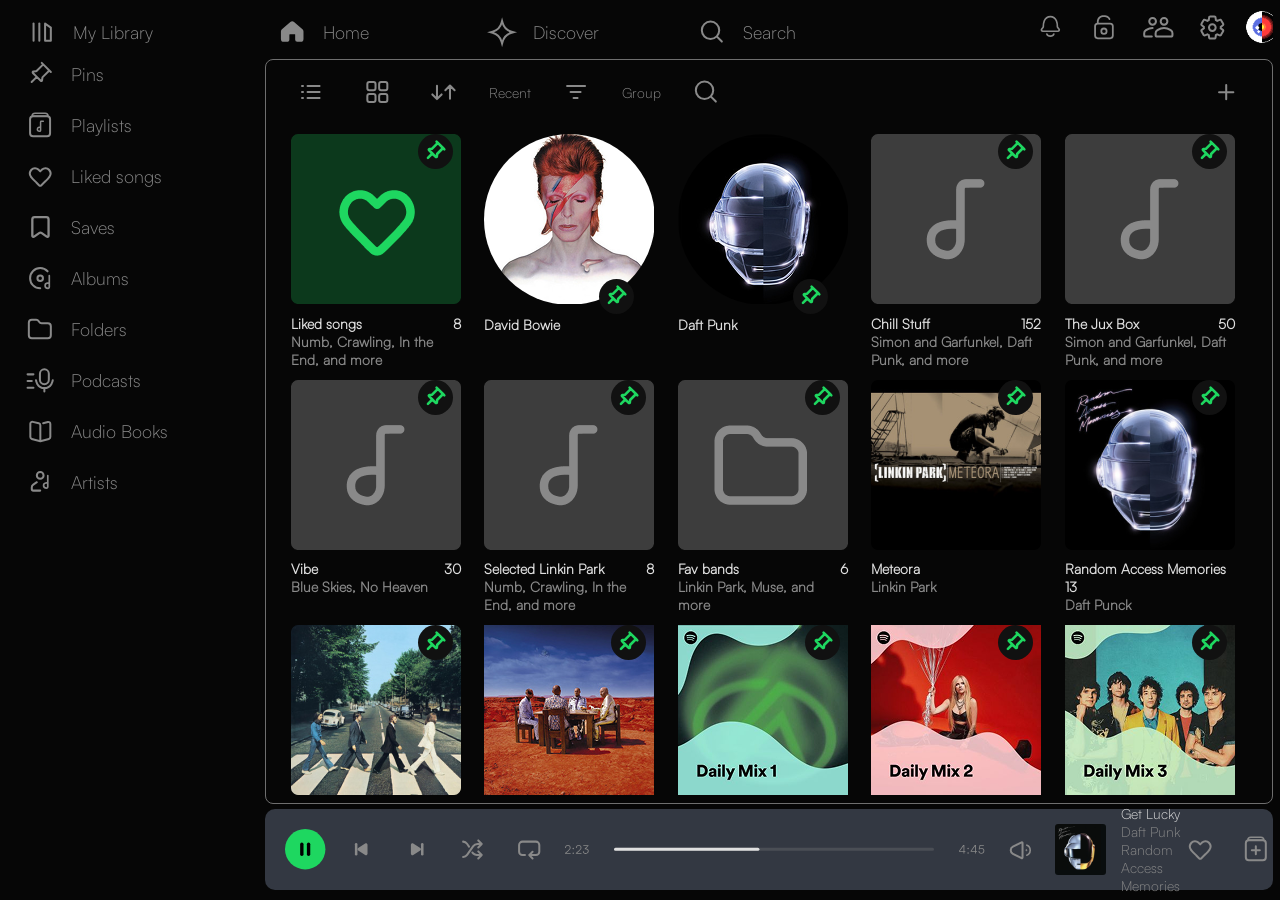
<file: pages/library.html>
<!DOCTYPE html>
<html lang="en">

<head>
    <meta charset="UTF-8">
    <meta name="viewport" content="width=device-width, initial-scale=1.0">
    <link rel="stylesheet" href="../css/main.css">
    <title>Document</title>
</head>

<body>

    <div class="main-layout container">

        <header class="header-container">

            <!-- Horizontal navigation with 2 lists -->
            <nav class="top-sidebar">

                <!-- 1st list/main navigation top right -->

                <div class="header-navigation">
                    <ul class="main-nav-list">

                        <li class="nav-link"><a href="library.html">

                                <svg class="nav-icon" width="41" height="41" viewBox="0 0 41 41" fill="none"
                                    xmlns="http://www.w3.org/2000/svg">
                                    <path d="M11.562 11.5625V28.8493" stroke="#898989" stroke-width="2.02054"
                                        stroke-linecap="round" stroke-linejoin="round" />
                                    <path d="M17.3242 11.5625V28.8493" stroke="#898989" stroke-width="2.02054"
                                        stroke-linecap="round" stroke-linejoin="round" />
                                    <path d="M23.0865 28.8493V11.5625L28.8488 15.5518V28.8493H23.0865Z" stroke="#898989"
                                        stroke-width="2.02054" stroke-linecap="round" stroke-linejoin="round" />
                                </svg>

                                <span class="nav-text">My Library</span>
                            </a>
                        </li>

                        <li class="nav-link"><a href="/index.html">

                                <svg class="nav-icon" width="41" height="41" viewBox="0 0 41 41" fill="none"
                                    xmlns="http://www.w3.org/2000/svg">
                                    <path
                                        d="M10.1027 19.4329V26.9414C10.1027 27.8713 10.8565 28.6251 11.7865 28.6251H15.154C15.7202 28.6538 16.195 28.2025 16.195 27.6356V22.7282C16.195 21.8025 16.9422 21.0504 17.8679 21.0445L22.6554 21.0135C23.5896 21.0074 24.3501 21.7631 24.3501 22.6972V27.7185C24.3501 28.2192 24.756 28.6251 25.2567 28.6251H28.6243C29.5542 28.6251 30.3081 27.8713 30.3081 26.9414V19.4329C30.3081 18.9376 30.09 18.4674 29.7119 18.1475L21.293 11.0238C20.6652 10.4926 19.7456 10.4926 19.1178 11.0238L10.6988 18.1475C10.3208 18.4674 10.1027 18.9376 10.1027 19.4329Z"
                                        fill="#898989" stroke="#898989" stroke-width="2.3573" stroke-linecap="round"
                                        stroke-linejoin="round" />
                                </svg>

                                <span class="nav-text">Home</span></a></li>

                        <li class="nav-link"><a href="#">

                                <svg class="nav-icon" width="41" height="41" viewBox="0 0 41 41" fill="none"
                                    xmlns="http://www.w3.org/2000/svg">
                                    <path
                                        d="M20.5903 10.8229C21.8159 15.1881 25.2271 18.5993 29.5923 19.8249L31.3872 20.3288L29.5923 20.8327C25.2271 22.0583 21.8159 25.4695 20.5903 29.8346L20.0864 31.6296L19.5825 29.8346C18.357 25.4695 14.9457 22.0583 10.5806 20.8327L8.78564 20.3288L10.5806 19.8249C14.9457 18.5993 18.357 15.1881 19.5825 10.8229L20.0864 9.028L20.5903 10.8229Z"
                                        stroke="#898989" stroke-width="2" />
                                </svg>

                                <span class="nav-text">Discover</span>
                            </a>
                        </li>

                        <li class="nav-link"><a href="search.html">

                                <svg class="nav-icon" width="41" height="41" viewBox="0 0 41 41" fill="none"
                                    xmlns="http://www.w3.org/2000/svg">
                                    <path
                                        d="M24.7356 24.3607C26.2732 22.7923 27.2213 20.6437 27.2213 18.2738C27.2213 13.4713 23.3281 9.57812 18.5256 9.57812C13.7232 9.57812 9.82999 13.4713 9.82999 18.2738C9.82999 23.0763 13.7232 26.9694 18.5256 26.9694C20.9582 26.9694 23.1574 25.9706 24.7356 24.3607ZM24.7356 24.3607L29.83 29.5781"
                                        stroke="#898989" stroke-width="2.02054" stroke-linecap="round" />
                                </svg>

                                <span class="nav-text">Search</span>
                            </a>
                        </li>

                    </ul>
                </div>

                <!-- 2nd list / Top left navigation with icons inside -->


                <div class="icon-nav">
                    <ul class="action-nav-list">
                        <li class="top-nav-link"><a href="#">
                                <svg class="nav-icon" width="41" height="41" viewBox="0 0 41 41" fill="none"
                                    xmlns="http://www.w3.org/2000/svg">
                                    <path
                                        d="M27.8736 24.2741H12.8179C11.6282 24.2741 10.9784 22.8866 11.74 21.9727L12.9945 20.4673C13.2098 20.2088 13.3174 19.882 13.3141 19.5456C13.2934 17.4262 13.6655 9.54102 20.3457 9.54102C27.0259 9.54102 27.398 17.4262 27.3774 19.5456C27.3741 19.882 27.4816 20.2088 27.697 20.4673L28.9515 21.9727C29.7131 22.8866 29.0632 24.2741 27.8736 24.2741Z"
                                        stroke="#898989" stroke-width="1.6838" stroke-linecap="round"
                                        stroke-linejoin="round" />
                                    <path
                                        d="M16.8379 27.0801C16.8379 27.0801 17.5395 29.1848 20.3458 29.1848C23.1521 29.1848 23.8536 27.0801 23.8536 27.0801"
                                        stroke="#898989" stroke-width="1.6838" stroke-linecap="round"
                                        stroke-linejoin="round" />
                                </svg>
                            </a>
                        </li>

                        <li class="top-nav-link"><a href="#">
                                <svg class="nav-icon" width="41" height="41" viewBox="0 0 41 41" fill="none"
                                    xmlns="http://www.w3.org/2000/svg">
                                    <path
                                        d="M24.7338 12.4639C24.9425 12.9074 25.4713 13.0978 25.9148 12.889C26.3583 12.6803 26.5487 12.1515 26.3399 11.708L24.7338 12.4639ZM13.8048 16.1865C14.6809 16.0443 14.6809 16.0447 14.681 16.0451C14.681 16.0452 14.6811 16.0456 14.6811 16.0457C14.6812 16.0461 14.6812 16.0464 14.6812 16.0465C14.6813 16.0468 14.6813 16.0467 14.6812 16.0462C14.681 16.0451 14.6806 16.0424 14.68 16.0382C14.6787 16.0296 14.6766 16.0148 14.674 15.9941C14.6687 15.9526 14.6611 15.8877 14.6536 15.8029C14.6385 15.6328 14.6236 15.3846 14.6263 15.0851C14.6318 14.4798 14.7089 13.6967 14.9783 12.9307C15.2453 12.1715 15.6926 11.4504 16.4326 10.914C17.1704 10.3793 18.2742 9.97351 19.9514 9.97351V8.19836C17.9791 8.19836 16.4899 8.68016 15.3908 9.47676C14.2941 10.2717 13.661 11.3258 13.3037 12.3418C12.9488 13.3509 12.8578 14.3429 12.8512 15.069C12.8479 15.4352 12.866 15.7418 12.8854 15.96C12.8951 16.0693 12.9052 16.157 12.9132 16.2195C12.9172 16.2508 12.9207 16.2758 12.9234 16.2941C12.9247 16.3033 12.9259 16.3108 12.9267 16.3166C12.9272 16.3195 12.9276 16.3219 12.9279 16.324C12.9281 16.325 12.9282 16.3259 12.9283 16.3267C12.9284 16.3271 12.9285 16.3276 12.9285 16.3278C12.9286 16.3282 12.9287 16.3287 13.8048 16.1865ZM19.9514 9.97351C21.4562 9.97351 22.4981 10.3005 23.2263 10.7507C23.9524 11.1996 24.4245 11.8067 24.7338 12.4639L26.3399 11.708C25.9085 10.7913 25.2234 9.89837 24.1597 9.24076C23.0981 8.58443 21.7176 8.19836 19.9514 8.19836V9.97351Z"
                                        fill="#898989" />
                                    <path
                                        d="M26.1644 16.6309H13.7384C12.2678 16.6309 11.0757 17.823 11.0757 19.2936V28.6131C11.0757 30.0837 12.2678 31.2758 13.7384 31.2758H26.1644C27.635 31.2758 28.8271 30.0837 28.8271 28.6131V19.2936C28.8271 17.823 27.635 16.6309 26.1644 16.6309Z"
                                        stroke="#898989" stroke-width="1.77515" />
                                    <circle cx="19.9514" cy="24.1744" r="2.66272" stroke="#898989"
                                        stroke-width="1.77515" />
                                </svg>
                            </a>
                        </li>


                        <li class="top-nav-link"><a href="friends-activity.html">
                                <svg class="nav-icon-double" width="41" height="41" viewBox="0 0 41 41" fill="none"
                                    xmlns="http://www.w3.org/2000/svg">
                                    <path
                                        d="M29.4 14.3129C29.4 16.1727 27.8923 17.6804 26.0324 17.6804C24.1726 17.6804 22.6649 16.1727 22.6649 14.3129C22.6649 12.453 24.1726 10.9453 26.0324 10.9453C27.8923 10.9453 29.4 12.453 29.4 14.3129Z"
                                        stroke="#898989" stroke-width="2.02054" />
                                    <path
                                        d="M19.1131 23.4167L19.8629 22.9168C21.6899 21.6988 23.8366 21.0488 26.0324 21.0488C28.2282 21.0488 30.3749 21.6988 32.202 22.9168L32.9518 23.4167C33.8886 24.0412 34.4513 25.0927 34.4513 26.2187V27.8962C34.4513 28.7641 33.7477 29.4677 32.8798 29.4677H26.0324H19.185C18.3171 29.4677 17.6135 28.7641 17.6135 27.8962V26.2187C17.6135 25.0927 18.1762 24.0412 19.1131 23.4167Z"
                                        stroke="#898989" stroke-width="2.02054" stroke-linecap="round"
                                        stroke-linejoin="round" />
                                    <path
                                        d="M17.9811 14.3129C17.9811 16.1727 16.4734 17.6804 14.6135 17.6804C12.7537 17.6804 11.246 16.1727 11.246 14.3129C11.246 12.453 12.7537 10.9453 14.6135 10.9453C16.4734 10.9453 17.9811 12.453 17.9811 14.3129Z"
                                        stroke="#898989" stroke-width="2.02054" />
                                    <path
                                        d="M14.6135 21.0488C12.4177 21.0488 10.271 21.6988 8.44398 22.9168L7.69419 23.4167C6.75734 24.0412 6.19461 25.0927 6.19461 26.2187V27.8962C6.19461 28.7641 6.89821 29.4677 7.76614 29.4677H13.8271"
                                        stroke="#898989" stroke-width="2.02054" stroke-linecap="round"
                                        stroke-linejoin="round" />
                                </svg>
                            </a>
                        </li>
                        <li class="top-nav-link"><a href="#">
                                <svg class="nav-icon" width="41" height="41" viewBox="0 0 41 41" fill="none"
                                    xmlns="http://www.w3.org/2000/svg">
                                    <path
                                        d="M22.4407 31.5846H18.208C17.9258 31.5846 17.6812 31.493 17.4743 31.3096C17.2674 31.1263 17.1451 30.8971 17.1075 30.6221L16.7688 28.0646C16.5243 27.973 16.294 27.863 16.0781 27.7346C15.8613 27.6063 15.6495 27.4688 15.4426 27.3221L12.9876 28.3121C12.7242 28.4038 12.4608 28.413 12.1975 28.3396C11.9341 28.2663 11.7272 28.1105 11.5767 27.8721L9.48852 24.3246C9.33802 24.0863 9.29099 23.8296 9.34743 23.5546C9.40387 23.2796 9.54496 23.0596 9.7707 22.8946L11.8871 21.3271C11.8683 21.1988 11.8589 21.0749 11.8589 20.9553V20.2128C11.8589 20.094 11.8683 19.9705 11.8871 19.8421L9.7707 18.2746C9.54496 18.1096 9.40387 17.8896 9.34743 17.6146C9.29099 17.3396 9.33802 17.083 9.48852 16.8446L11.5767 13.2971C11.7084 13.0405 11.9104 12.8799 12.1828 12.8153C12.456 12.7515 12.7242 12.7655 12.9876 12.8571L15.4426 13.8471C15.6495 13.7005 15.8659 13.563 16.0916 13.4346C16.3173 13.3063 16.5431 13.1963 16.7688 13.1046L17.1075 10.5471C17.1451 10.2721 17.2674 10.043 17.4743 9.85964C17.6812 9.67631 17.9258 9.58464 18.208 9.58464H22.4407C22.7229 9.58464 22.9675 9.67631 23.1744 9.85964C23.3813 10.043 23.5036 10.2721 23.5412 10.5471L23.8798 13.1046C24.1244 13.1963 24.355 13.3063 24.5718 13.4346C24.7877 13.563 24.9992 13.7005 25.2061 13.8471L27.6611 12.8571C27.9245 12.7655 28.1878 12.7563 28.4512 12.8296C28.7146 12.903 28.9215 13.0588 29.072 13.2971L31.1602 16.8446C31.3107 17.083 31.3577 17.3396 31.3013 17.6146C31.2448 17.8896 31.1037 18.1096 30.878 18.2746L28.7616 19.8421C28.7804 19.9705 28.7898 20.094 28.7898 20.2128V20.9553C28.7898 21.0749 28.771 21.1988 28.7334 21.3271L30.8498 22.8946C31.0755 23.0596 31.2166 23.2796 31.273 23.5546C31.3295 23.8296 31.2824 24.0863 31.1319 24.3246L29.0438 27.8446C28.8933 28.083 28.6818 28.2436 28.4094 28.3264C28.1363 28.4086 27.868 28.4038 27.6047 28.3121L25.2061 27.3221C24.9992 27.4688 24.7828 27.6063 24.5571 27.7346C24.3313 27.863 24.1056 27.973 23.8798 28.0646L23.5412 30.6221C23.5036 30.8971 23.3813 31.1263 23.1744 31.3096C22.9675 31.493 22.7229 31.5846 22.4407 31.5846Z"
                                        stroke="#898989" stroke-width="2" />
                                    <circle cx="20.3243" cy="20.5848" r="3.34783" stroke="#898989" stroke-width="2" />
                                </svg>
                            </a>
                        </li>
                        <li class="top-nav-link"><a href="#">
                                <svg class="nav-icon" width="32" height="32" viewBox="0 0 32 32" fill="none"
                                    xmlns="http://www.w3.org/2000/svg" xmlns:xlink="http://www.w3.org/1999/xlink">
                                    <rect width="32" height="32" rx="16" fill="url(#pattern0_8033_2040)" />
                                    <defs>
                                        <pattern id="pattern0_8033_2040" patternContentUnits="objectBoundingBox"
                                            width="1" height="1">
                                            <use xlink:href="#image0_8033_2040" transform="scale(0.00208333)" />
                                        </pattern>
                                        <image id="image0_8033_2040" width="480" height="480" preserveAspectRatio="none"
                                            xlink:href="[data-uri]" />
                                    </defs>
                                </svg>

                            </a>
                        </li>
                    </ul>

                </div>


            </nav>
        </header>


        <!-- Sidebar -->

        <aside class="sidebar">
            <nav class="sidebar-content">
                <ul class="sidebar-nav">
                    <li class="nav-link"><a href="#">
                            <svg class="nav-icon" width="41" height="41" viewBox="0 0 41 41" fill="none"
                                xmlns="http://www.w3.org/2000/svg">
                                <path
                                    d="M29.3209 16.4258L30.8388 17.9436M29.3209 16.4258L22.6206 23.1262C22.4974 23.2493 22.4191 23.4101 22.3981 23.5829L22.0634 26.3362C21.9851 26.9808 21.1987 27.2521 20.7395 26.7929L16.811 22.8644M29.3209 16.4258L23.2496 10.3544M21.7318 8.8366L23.2496 10.3544M23.2496 10.3544L16.5492 17.0548C16.4261 17.1779 16.2653 17.2562 16.0925 17.2773L13.3392 17.6119C12.6946 17.6903 12.4233 18.4767 12.8824 18.9358L16.811 22.8644M16.811 22.8644L11.6432 28.0322"
                                    stroke="#898989" stroke-width="2" stroke-linecap="round" stroke-linejoin="round" />
                            </svg>

                            <span>Pins</span></a></li>

                    <li class="nav-link"><a href="playlist.html">
                            <svg class="nav-icon" width="41" height="41" viewBox="0 0 41 41" fill="none"
                                xmlns="http://www.w3.org/2000/svg">
                                <rect width="20" height="20" rx="3" transform="matrix(1 0 0 -1 10.0757 31.3301)"
                                    stroke="#898989" stroke-width="2" stroke-linejoin="round" />
                                <path
                                    d="M12.0757 11.3301H28.0757C28.0757 9.67322 26.7325 8.33008 25.0757 8.33008H15.0757C13.4188 8.33008 12.0757 9.67322 12.0757 11.3301Z"
                                    stroke="#898989" stroke-width="1.5" stroke-linejoin="round" />
                                <path
                                    d="M20.5883 22.286V16.9551C20.5883 16.6099 20.8681 16.3301 21.2133 16.3301H23.3297M20.5883 22.286V25.303C20.5883 25.8578 20.1944 26.3413 19.6397 26.3289C18.6777 26.3075 17.3297 25.9738 17.3297 24.2713C17.3297 21.6242 20.5883 22.286 20.5883 22.286Z"
                                    stroke="#898989" stroke-width="1.5" stroke-linecap="round"
                                    stroke-linejoin="round" />
                            </svg>

                            <span>Playlists</span></a></li>
                    <li class="nav-link"><a href="likedsongs.html">

                            <svg class="nav-icon" width="41" height="41" viewBox="0 0 41 41" fill="none"
                                xmlns="http://www.w3.org/2000/svg">
                                <path
                                    d="M22.0692 13.5685L20.2054 15.3745L18.3415 13.5685C16.3872 11.6749 13.252 11.7794 11.4282 13.7991C9.65841 15.7589 9.41476 18.6943 11.0173 20.793C11.2143 21.0509 11.4079 21.2979 11.5922 21.524C12.7586 22.9549 15.3036 25.4539 16.5788 26.7949C17.5209 27.7857 18.3677 28.6121 19.0057 29.214C19.6794 29.8496 20.7193 29.8357 21.3943 29.2014C22.5707 28.0961 24.3746 26.3743 25.6453 25.0379C26.9204 23.6969 27.6521 22.9549 28.8186 21.524C29.0028 21.2979 29.1965 21.0509 29.3934 20.793C30.996 18.6943 30.7523 15.7589 28.9826 13.7991C27.1587 11.7794 24.0236 11.6749 22.0692 13.5685Z"
                                    stroke="#898989" stroke-width="2.02054" stroke-linecap="round"
                                    stroke-linejoin="round" />
                            </svg>
                            <span>Liked songs</span></a></li>

                    <li class="nav-link"><a href="#">
                            <svg class="nav-icon" width="41" height="41" viewBox="0 0 41 41" fill="none"
                                xmlns="http://www.w3.org/2000/svg">
                                <path
                                    d="M12.3243 12.4017V28.7055C12.3243 29.6489 13.3907 30.1977 14.1583 29.6493L19.095 26.1232C19.9016 25.5471 20.985 25.5471 21.7916 26.1232L26.7283 29.6493C27.4959 30.1977 28.5623 29.6489 28.5623 28.7055V12.4017C28.5623 11.1206 27.5237 10.082 26.2426 10.082H14.644C13.3629 10.082 12.3243 11.1206 12.3243 12.4017Z"
                                    stroke="#898989" stroke-width="2.3197" />
                            </svg>
                            <span>Saves</span></a></li>

                    <li class="nav-link"><a href="album.html">
                            <svg class="nav-icon" width="41" height="41" viewBox="0 0 41 41" fill="none"
                                xmlns="http://www.w3.org/2000/svg">
                                <circle cx="20.2054" cy="20.2065" r="2.75528" stroke="#898989" stroke-width="2.02054" />
                                <path
                                    d="M20.2053 30.3089C14.6257 30.3089 10.1026 25.7858 10.1026 20.2062C10.1026 14.6267 14.6257 10.1035 20.2053 10.1035C23.1179 10.1035 25.7427 11.3361 27.5864 13.3081"
                                    stroke="#898989" stroke-width="2.02054" stroke-linecap="round" />
                                <path
                                    d="M29.2959 17.5801V25.1571M29.2959 25.1571V28.9201C29.2959 29.6692 28.7624 30.3226 28.0136 30.299C26.7754 30.26 25.0864 29.8159 25.0864 27.6828C25.0864 24.3152 29.2959 25.1571 29.2959 25.1571Z"
                                    stroke="#898989" stroke-width="1.68378" stroke-linecap="round"
                                    stroke-linejoin="round" />
                            </svg>
                            <span>Albums</span></a></li>
                    <li class="nav-link"><a href="#">
                            <svg class="nav-icon" width="41" height="41" viewBox="0 0 41 41" fill="none"
                                xmlns="http://www.w3.org/2000/svg">
                                <path
                                    d="M30.8324 26.3301C30.8324 27.9869 29.4893 29.3301 27.8324 29.3301H11.8324C10.1755 29.3301 8.8324 27.9869 8.8324 26.3301V14.1301V13.8301C8.8324 12.1732 10.1755 10.8301 11.8324 10.8301H16.192C17.2142 10.8301 18.166 11.3505 18.7177 12.2111L19.0625 12.7491C19.6142 13.6096 20.566 14.1301 21.5882 14.1301H27.8324C29.4893 14.1301 30.8324 15.4732 30.8324 17.1301V26.3301Z"
                                    stroke="#898989" stroke-width="2" stroke-linejoin="round" />
                            </svg>
                            <span>Folders</span></a></li>
                    <li class="nav-link"><a href="#">
                            <svg class="nav-icon" width="41" height="41" viewBox="0 0 41 41" fill="none"
                                xmlns="http://www.w3.org/2000/svg">
                                <path
                                    d="M19.9314 13.7771V19.7066C19.9314 22.1626 21.9224 24.1536 24.3785 24.1536C26.8345 24.1536 28.8255 22.1626 28.8255 19.7066V18.7183V13.7771C28.8255 11.3211 26.8345 9.33008 24.3785 9.33008C21.9224 9.33008 19.9314 11.3211 19.9314 13.7771Z"
                                    stroke="#898989" stroke-width="2.016" stroke-linecap="round" />
                                <path
                                    d="M15.9784 20.2012C15.9784 20.2012 16.9666 28.1071 24.3784 28.1071M24.3784 28.1071C31.7902 28.1071 32.7784 20.2012 32.7784 20.2012M24.3784 28.1071V31.5659"
                                    stroke="#898989" stroke-width="2.016" stroke-linecap="round" />
                                <path d="M7.57837 14.3711H13.4584" stroke="#898989" stroke-width="2.016"
                                    stroke-linecap="round" />
                                <path d="M7.57837 21.0898H11.7784" stroke="#898989" stroke-width="2.016"
                                    stroke-linecap="round" />
                                <path d="M7.57837 27.8105H13.4584" stroke="#898989" stroke-width="2.016"
                                    stroke-linecap="round" />
                            </svg>
                            <span>Podcasts</span></a></li>
                    <li class="nav-link"><a href="#">
                            <svg class="nav-icon" width="41" height="41" viewBox="0 0 41 41" fill="none"
                                xmlns="http://www.w3.org/2000/svg">
                                <path
                                    d="M20.3297 30.3301L11.7921 27.9475C10.9276 27.7062 10.3297 26.9186 10.3297 26.0211V12.8486C10.3297 11.561 11.5286 10.6089 12.7827 10.9006L18.7827 12.2959C19.6886 12.5066 20.3297 13.3139 20.3297 14.2439V30.3301ZM20.3297 30.3301L28.8673 27.9475C29.7318 27.7062 30.3297 26.9186 30.3297 26.0211V12.9126C30.3297 11.6049 29.0954 10.649 27.8294 10.9762L23.1297 12.1905"
                                    stroke="#898989" stroke-width="2" stroke-linecap="round" stroke-linejoin="round" />
                            </svg>
                            <span>Audio Books</span></a></li>
                    <li class="nav-link"><a href="#">
                            <svg class="nav-icon" width="41" height="41" viewBox="0 0 41 41" fill="none"
                                xmlns="http://www.w3.org/2000/svg">
                                <path
                                    d="M23.573 13.4691C23.573 15.329 22.0653 16.8367 20.2055 16.8367C18.3456 16.8367 16.8379 15.329 16.8379 13.4691C16.8379 11.6093 18.3456 10.1016 20.2055 10.1016C22.0653 10.1016 23.573 11.6093 23.573 13.4691Z"
                                    stroke="#898989" stroke-width="2.02054" />
                                <path
                                    d="M16.8379 20.2051L13.2861 22.5729C12.3493 23.1975 11.7866 24.249 11.7866 25.3749V27.0525C11.7866 27.9204 12.4902 28.624 13.3581 28.624H20.2055"
                                    stroke="#898989" stroke-width="2.02054" stroke-linecap="round"
                                    stroke-linejoin="round" />
                                <path
                                    d="M27.7825 13.4688V21.0458M27.7825 21.0458V24.8088C27.7825 25.5579 27.249 26.2113 26.5003 26.1877C25.262 26.1487 23.5731 25.7046 23.5731 23.5715C23.5731 20.2039 27.7825 21.0458 27.7825 21.0458Z"
                                    stroke="#898989" stroke-width="1.68378" stroke-linecap="round"
                                    stroke-linejoin="round" />
                            </svg>
                            <span>Artists</span></a></li>
                </ul>
            </nav>
        </aside>

        <!-- Main Content of library page -->

        <main class="main-content">

            <!-- Library-main-content inner header -->

            <section class="library-filter-buttons">

                <img src="../assets/icons/icons-big/Name=List, Filled=No.svg" alt="List">
                <img src="../assets/icons/icons-big/Name=Grid, Filled=No.svg" alt="Grid">
                <img src="../assets/icons/icons-big/Name=Sort, Filled=No.svg" alt="Sort">
                <span>Recent</span>
                <img src="../assets/icons/icons-big/Name=Filter, Filled=No.svg" alt="Filter">
                <span>Group</span>
                <img src="../assets/icons/icons-big/Name=Search, Filled=No.svg" alt="Search">
                <!-- Last Child -->
                <img src="../assets/icons/icons-big/Name=Add Simple, Filled=No.svg" alt="Add">

            </section>


            <div class="library-card-grid">
                <div class="grid-item">
                    <div class="pin-icon">
                        <svg width="20" height="20" viewBox="0 0 41 41" fill="none" xmlns="http://www.w3.org/2000/svg">
                            <path
                                d="M29.3209 16.4258L30.8388 17.9436M29.3209 16.4258L22.6206 23.1262C22.4974 23.2493 22.4191 23.4101 22.3981 23.5829L22.0634 26.3362C21.9851 26.9808 21.1987 27.2521 20.7395 26.7929L16.811 22.8644M29.3209 16.4258L23.2496 10.3544M21.7318 8.8366L23.2496 10.3544M23.2496 10.3544L16.5492 17.0548C16.4261 17.1779 16.2653 17.2562 16.0925 17.2773L13.3392 17.6119C12.6946 17.6903 12.4233 18.4767 12.8824 18.9358L16.811 22.8644M16.811 22.8644L11.6432 28.0322"
                                stroke="#1ED760" stroke-width="3" stroke-linecap="round" stroke-linejoin="round" />
                        </svg>
                    </div>
                    <img class=album src="../assets/images/library-images/Frame 8.png" alt="">
                    <p>
                    <h3>Liked songs <span>8</span></h3>
                    <h4>Numb, Crawling, In the End, and more</h4>
                    </p>
                </div>

                <a href="https://www.youtube.com/watch?v=ft3b1-Cm-0M" target="_blank">
                    <div class="grid-item">
                        <div class="pin-icon-down">
                            <svg width="20" height="20" viewBox="0 0 41 41" fill="none"
                                xmlns="http://www.w3.org/2000/svg">
                                <path
                                    d="M29.3209 16.4258L30.8388 17.9436M29.3209 16.4258L22.6206 23.1262C22.4974 23.2493 22.4191 23.4101 22.3981 23.5829L22.0634 26.3362C21.9851 26.9808 21.1987 27.2521 20.7395 26.7929L16.811 22.8644M29.3209 16.4258L23.2496 10.3544M21.7318 8.8366L23.2496 10.3544M23.2496 10.3544L16.5492 17.0548C16.4261 17.1779 16.2653 17.2562 16.0925 17.2773L13.3392 17.6119C12.6946 17.6903 12.4233 18.4767 12.8824 18.9358L16.811 22.8644M16.811 22.8644L11.6432 28.0322"
                                    stroke="#1ED760" stroke-width="3" stroke-linecap="round" stroke-linejoin="round" />
                            </svg>
                        </div>
                        <img class="round-card" src="../assets/images/library-images/image 4.png" alt="">
                        <p>
                        <h3>David Bowie</h3>
                        </p>
                    </div>
                </a>

                <a href="https://www.youtube.com/watch?v=ySLc8gZ3oEc" target="_blank">
                    <div class="grid-item">
                        <div class="pin-icon-down">
                            <svg width="20" height="20" viewBox="0 0 41 41" fill="none"
                                xmlns="http://www.w3.org/2000/svg">
                                <path
                                    d="M29.3209 16.4258L30.8388 17.9436M29.3209 16.4258L22.6206 23.1262C22.4974 23.2493 22.4191 23.4101 22.3981 23.5829L22.0634 26.3362C21.9851 26.9808 21.1987 27.2521 20.7395 26.7929L16.811 22.8644M29.3209 16.4258L23.2496 10.3544M21.7318 8.8366L23.2496 10.3544M23.2496 10.3544L16.5492 17.0548C16.4261 17.1779 16.2653 17.2562 16.0925 17.2773L13.3392 17.6119C12.6946 17.6903 12.4233 18.4767 12.8824 18.9358L16.811 22.8644M16.811 22.8644L11.6432 28.0322"
                                    stroke="#1ED760" stroke-width="3" stroke-linecap="round" stroke-linejoin="round" />
                            </svg>
                        </div>
                        <img class="round-card" src="../assets/images/library-images/image 3.png" alt="">
                        <p>
                        <h3>Daft Punk</h3>

                        </p>
                    </div>

                </a>



                <div class="grid-item">
                    <div class="pin-icon">
                        <svg width="20" height="20" viewBox="0 0 41 41" fill="none" xmlns="http://www.w3.org/2000/svg">
                            <path
                                d="M29.3209 16.4258L30.8388 17.9436M29.3209 16.4258L22.6206 23.1262C22.4974 23.2493 22.4191 23.4101 22.3981 23.5829L22.0634 26.3362C21.9851 26.9808 21.1987 27.2521 20.7395 26.7929L16.811 22.8644M29.3209 16.4258L23.2496 10.3544M21.7318 8.8366L23.2496 10.3544M23.2496 10.3544L16.5492 17.0548C16.4261 17.1779 16.2653 17.2562 16.0925 17.2773L13.3392 17.6119C12.6946 17.6903 12.4233 18.4767 12.8824 18.9358L16.811 22.8644M16.811 22.8644L11.6432 28.0322"
                                stroke="#1ED760" stroke-width="3" stroke-linecap="round" stroke-linejoin="round" />
                        </svg>
                    </div>
                    <img src="../assets/images/library-images/Frame 9.png" alt="">
                    <p>
                    <h3>Chill Stuff <span>152</span></h3>
                    <h4>Simon and Garfunkel, Daft Punk, and more</h4>
                    </p>
                </div>
                <div class="grid-item">
                    <div class="pin-icon">
                        <svg width="20" height="20" viewBox="0 0 41 41" fill="none" xmlns="http://www.w3.org/2000/svg">
                            <path
                                d="M29.3209 16.4258L30.8388 17.9436M29.3209 16.4258L22.6206 23.1262C22.4974 23.2493 22.4191 23.4101 22.3981 23.5829L22.0634 26.3362C21.9851 26.9808 21.1987 27.2521 20.7395 26.7929L16.811 22.8644M29.3209 16.4258L23.2496 10.3544M21.7318 8.8366L23.2496 10.3544M23.2496 10.3544L16.5492 17.0548C16.4261 17.1779 16.2653 17.2562 16.0925 17.2773L13.3392 17.6119C12.6946 17.6903 12.4233 18.4767 12.8824 18.9358L16.811 22.8644M16.811 22.8644L11.6432 28.0322"
                                stroke="#1ED760" stroke-width="3" stroke-linecap="round" stroke-linejoin="round" />
                        </svg>
                    </div>
                    <img src="../assets/images/library-images/Frame 9.png" alt="">
                    <p>
                    <h3>The Jux Box <span>50</span></h3>
                    <h4>Simon and Garfunkel, Daft Punk, and more</h4>
                    </p>
                </div>
                <div class="grid-item">
                    <div class="pin-icon">
                        <svg width="20" height="20" viewBox="0 0 41 41" fill="none" xmlns="http://www.w3.org/2000/svg">
                            <path
                                d="M29.3209 16.4258L30.8388 17.9436M29.3209 16.4258L22.6206 23.1262C22.4974 23.2493 22.4191 23.4101 22.3981 23.5829L22.0634 26.3362C21.9851 26.9808 21.1987 27.2521 20.7395 26.7929L16.811 22.8644M29.3209 16.4258L23.2496 10.3544M21.7318 8.8366L23.2496 10.3544M23.2496 10.3544L16.5492 17.0548C16.4261 17.1779 16.2653 17.2562 16.0925 17.2773L13.3392 17.6119C12.6946 17.6903 12.4233 18.4767 12.8824 18.9358L16.811 22.8644M16.811 22.8644L11.6432 28.0322"
                                stroke="#1ED760" stroke-width="3" stroke-linecap="round" stroke-linejoin="round" />
                        </svg>
                    </div>
                    <img src="../assets/images/library-images/Frame 9.png" alt="">
                    <p>
                    <h3>Vibe <span>30</span></h3>
                    <h4>Blue Skies, No Heaven</h4>
                    </p>
                </div>
                <div class="grid-item">
                    <div class="pin-icon">
                        <svg width="20" height="20" viewBox="0 0 41 41" fill="none" xmlns="http://www.w3.org/2000/svg">
                            <path
                                d="M29.3209 16.4258L30.8388 17.9436M29.3209 16.4258L22.6206 23.1262C22.4974 23.2493 22.4191 23.4101 22.3981 23.5829L22.0634 26.3362C21.9851 26.9808 21.1987 27.2521 20.7395 26.7929L16.811 22.8644M29.3209 16.4258L23.2496 10.3544M21.7318 8.8366L23.2496 10.3544M23.2496 10.3544L16.5492 17.0548C16.4261 17.1779 16.2653 17.2562 16.0925 17.2773L13.3392 17.6119C12.6946 17.6903 12.4233 18.4767 12.8824 18.9358L16.811 22.8644M16.811 22.8644L11.6432 28.0322"
                                stroke="#1ED760" stroke-width="3" stroke-linecap="round" stroke-linejoin="round" />
                        </svg>
                    </div>
                    <img src="../assets/images/library-images/Frame 9.png" alt="">
                    <p>
                    <h3>Selected Linkin Park <span>8</span></h3>
                    <h4>Numb, Crawling, In the End, and more</h4>
                    </p>
                </div>
                <div class="grid-item">
                    <div class="pin-icon">
                        <svg width="20" height="20" viewBox="0 0 41 41" fill="none" xmlns="http://www.w3.org/2000/svg">
                            <path
                                d="M29.3209 16.4258L30.8388 17.9436M29.3209 16.4258L22.6206 23.1262C22.4974 23.2493 22.4191 23.4101 22.3981 23.5829L22.0634 26.3362C21.9851 26.9808 21.1987 27.2521 20.7395 26.7929L16.811 22.8644M29.3209 16.4258L23.2496 10.3544M21.7318 8.8366L23.2496 10.3544M23.2496 10.3544L16.5492 17.0548C16.4261 17.1779 16.2653 17.2562 16.0925 17.2773L13.3392 17.6119C12.6946 17.6903 12.4233 18.4767 12.8824 18.9358L16.811 22.8644M16.811 22.8644L11.6432 28.0322"
                                stroke="#1ED760" stroke-width="3" stroke-linecap="round" stroke-linejoin="round" />
                        </svg>
                    </div>
                    <img src="../assets/images/library-images/Frame 8-1.png" alt="">
                    <p>
                    <h3>Fav bands <span>6</span></h3>
                    <h4>Linkin Park, Muse, and more</h4>
                    </p>
                </div>
                <div class="grid-item">
                    <div class="pin-icon">
                        <svg width="20" height="20" viewBox="0 0 41 41" fill="none" xmlns="http://www.w3.org/2000/svg">
                            <path
                                d="M29.3209 16.4258L30.8388 17.9436M29.3209 16.4258L22.6206 23.1262C22.4974 23.2493 22.4191 23.4101 22.3981 23.5829L22.0634 26.3362C21.9851 26.9808 21.1987 27.2521 20.7395 26.7929L16.811 22.8644M29.3209 16.4258L23.2496 10.3544M21.7318 8.8366L23.2496 10.3544M23.2496 10.3544L16.5492 17.0548C16.4261 17.1779 16.2653 17.2562 16.0925 17.2773L13.3392 17.6119C12.6946 17.6903 12.4233 18.4767 12.8824 18.9358L16.811 22.8644M16.811 22.8644L11.6432 28.0322"
                                stroke="#1ED760" stroke-width="3" stroke-linecap="round" stroke-linejoin="round" />
                        </svg>
                    </div>
                    <img src="../assets/images/library-images/Frame 8-2.png" alt="">
                    <p>
                    <h3>Meteora</h3>
                    <h4>Linkin Park</h4>
                    </p>
                </div>
                <div class="grid-item">
                    <div class="pin-icon">
                        <svg width="20" height="20" viewBox="0 0 41 41" fill="none" xmlns="http://www.w3.org/2000/svg">
                            <path
                                d="M29.3209 16.4258L30.8388 17.9436M29.3209 16.4258L22.6206 23.1262C22.4974 23.2493 22.4191 23.4101 22.3981 23.5829L22.0634 26.3362C21.9851 26.9808 21.1987 27.2521 20.7395 26.7929L16.811 22.8644M29.3209 16.4258L23.2496 10.3544M21.7318 8.8366L23.2496 10.3544M23.2496 10.3544L16.5492 17.0548C16.4261 17.1779 16.2653 17.2562 16.0925 17.2773L13.3392 17.6119C12.6946 17.6903 12.4233 18.4767 12.8824 18.9358L16.811 22.8644M16.811 22.8644L11.6432 28.0322"
                                stroke="#1ED760" stroke-width="3" stroke-linecap="round" stroke-linejoin="round" />
                        </svg>
                    </div>
                    <img src="../assets/images/library-images/Frame 8-3.png" alt="">
                    <p>
                    <h3>Random Access Memories 13</h3>
                    <h4>Daft Punck</h4>
                    </p>
                </div>
                <div class="grid-item">
                    <div class="pin-icon">
                        <svg width="20" height="20" viewBox="0 0 41 41" fill="none" xmlns="http://www.w3.org/2000/svg">
                            <path
                                d="M29.3209 16.4258L30.8388 17.9436M29.3209 16.4258L22.6206 23.1262C22.4974 23.2493 22.4191 23.4101 22.3981 23.5829L22.0634 26.3362C21.9851 26.9808 21.1987 27.2521 20.7395 26.7929L16.811 22.8644M29.3209 16.4258L23.2496 10.3544M21.7318 8.8366L23.2496 10.3544M23.2496 10.3544L16.5492 17.0548C16.4261 17.1779 16.2653 17.2562 16.0925 17.2773L13.3392 17.6119C12.6946 17.6903 12.4233 18.4767 12.8824 18.9358L16.811 22.8644M16.811 22.8644L11.6432 28.0322"
                                stroke="#1ED760" stroke-width="3" stroke-linecap="round" stroke-linejoin="round" />
                        </svg>
                    </div>
                    <img src="../assets/images/library-images/Frame 8-4.png" alt="">
                    <p>
                    <h3>Abbey Road</h3>
                    <h4>The Beatles</h4>
                    </p>
                </div>
                <div class="grid-item">
                    <div class="pin-icon">
                        <svg width="20" height="20" viewBox="0 0 41 41" fill="none" xmlns="http://www.w3.org/2000/svg">
                            <path
                                d="M29.3209 16.4258L30.8388 17.9436M29.3209 16.4258L22.6206 23.1262C22.4974 23.2493 22.4191 23.4101 22.3981 23.5829L22.0634 26.3362C21.9851 26.9808 21.1987 27.2521 20.7395 26.7929L16.811 22.8644M29.3209 16.4258L23.2496 10.3544M21.7318 8.8366L23.2496 10.3544M23.2496 10.3544L16.5492 17.0548C16.4261 17.1779 16.2653 17.2562 16.0925 17.2773L13.3392 17.6119C12.6946 17.6903 12.4233 18.4767 12.8824 18.9358L16.811 22.8644M16.811 22.8644L11.6432 28.0322"
                                stroke="#1ED760" stroke-width="3" stroke-linecap="round" stroke-linejoin="round" />
                        </svg>
                    </div>
                    <img src="../assets/images/library-images/image 4-1.png" alt="">
                    <p>
                    <h3>Black Holes and ...</h3>
                    <h4>Muse</h4>
                    </p>
                </div>
                <div class="grid-item">
                    <div class="pin-icon">
                        <svg width="20" height="20" viewBox="0 0 41 41" fill="none" xmlns="http://www.w3.org/2000/svg">
                            <path
                                d="M29.3209 16.4258L30.8388 17.9436M29.3209 16.4258L22.6206 23.1262C22.4974 23.2493 22.4191 23.4101 22.3981 23.5829L22.0634 26.3362C21.9851 26.9808 21.1987 27.2521 20.7395 26.7929L16.811 22.8644M29.3209 16.4258L23.2496 10.3544M21.7318 8.8366L23.2496 10.3544M23.2496 10.3544L16.5492 17.0548C16.4261 17.1779 16.2653 17.2562 16.0925 17.2773L13.3392 17.6119C12.6946 17.6903 12.4233 18.4767 12.8824 18.9358L16.811 22.8644M16.811 22.8644L11.6432 28.0322"
                                stroke="#1ED760" stroke-width="3" stroke-linecap="round" stroke-linejoin="round" />
                        </svg>
                    </div>
                    <img src="../assets/images/library-images/image 7.png" alt="">
                    <p>
                    <h3>Day Mix 1</h3>
                    <h4>Linkin Park, System Of A Down, Coal Chamber...</h4>
                    </p>
                </div>
                <div class="grid-item">
                    <div class="pin-icon">
                        <svg width="20" height="20" viewBox="0 0 41 41" fill="none" xmlns="http://www.w3.org/2000/svg">
                            <path
                                d="M29.3209 16.4258L30.8388 17.9436M29.3209 16.4258L22.6206 23.1262C22.4974 23.2493 22.4191 23.4101 22.3981 23.5829L22.0634 26.3362C21.9851 26.9808 21.1987 27.2521 20.7395 26.7929L16.811 22.8644M29.3209 16.4258L23.2496 10.3544M21.7318 8.8366L23.2496 10.3544M23.2496 10.3544L16.5492 17.0548C16.4261 17.1779 16.2653 17.2562 16.0925 17.2773L13.3392 17.6119C12.6946 17.6903 12.4233 18.4767 12.8824 18.9358L16.811 22.8644M16.811 22.8644L11.6432 28.0322"
                                stroke="#1ED760" stroke-width="3" stroke-linecap="round" stroke-linejoin="round" />
                        </svg>
                    </div>
                    <img src="../assets/images/library-images/image 8.png" alt="">
                    <p>
                    <h3>Day Mix 2</h3>
                    <h4>Avril Lavigne, Lorde, Charli XCX and more</h4>
                    </p>
                </div>
                <div class="grid-item">
                    <div class="pin-icon">
                        <svg width="20" height="20" viewBox="0 0 41 41" fill="none" xmlns="http://www.w3.org/2000/svg">
                            <path
                                d="M29.3209 16.4258L30.8388 17.9436M29.3209 16.4258L22.6206 23.1262C22.4974 23.2493 22.4191 23.4101 22.3981 23.5829L22.0634 26.3362C21.9851 26.9808 21.1987 27.2521 20.7395 26.7929L16.811 22.8644M29.3209 16.4258L23.2496 10.3544M21.7318 8.8366L23.2496 10.3544M23.2496 10.3544L16.5492 17.0548C16.4261 17.1779 16.2653 17.2562 16.0925 17.2773L13.3392 17.6119C12.6946 17.6903 12.4233 18.4767 12.8824 18.9358L16.811 22.8644M16.811 22.8644L11.6432 28.0322"
                                stroke="#1ED760" stroke-width="3" stroke-linecap="round" stroke-linejoin="round" />
                        </svg>
                    </div>
                    <img src="../assets/images/library-images/image 9.png" alt="">
                    <p>
                    <h3>Day Mix 3</h3>
                    <h4>The Strokes, Martin Garrix, MGMT and more</h4>
                    </p>
                </div>
                <div class="grid-item">
                    <div class="pin-icon">
                        <svg width="20" height="20" viewBox="0 0 41 41" fill="none" xmlns="http://www.w3.org/2000/svg">
                            <path
                                d="M29.3209 16.4258L30.8388 17.9436M29.3209 16.4258L22.6206 23.1262C22.4974 23.2493 22.4191 23.4101 22.3981 23.5829L22.0634 26.3362C21.9851 26.9808 21.1987 27.2521 20.7395 26.7929L16.811 22.8644M29.3209 16.4258L23.2496 10.3544M21.7318 8.8366L23.2496 10.3544M23.2496 10.3544L16.5492 17.0548C16.4261 17.1779 16.2653 17.2562 16.0925 17.2773L13.3392 17.6119C12.6946 17.6903 12.4233 18.4767 12.8824 18.9358L16.811 22.8644M16.811 22.8644L11.6432 28.0322"
                                stroke="#1ED760" stroke-width="3" stroke-linecap="round" stroke-linejoin="round" />
                        </svg>
                    </div>
                    <img src="../assets/images/library-images/Frame 8-5.png" alt="">
                    <p>
                    <h3>Rock Mix 50</h3>
                    <h4>Red Hot Chili Peppers, R.E.M., Guns N’ Roses...</h4>
                    </p>
                </div>

                <div class="grid-item">
                    <div class="pin-icon">
                        <svg width="20" height="20" viewBox="0 0 41 41" fill="none" xmlns="http://www.w3.org/2000/svg">
                            <path
                                d="M29.3209 16.4258L30.8388 17.9436M29.3209 16.4258L22.6206 23.1262C22.4974 23.2493 22.4191 23.4101 22.3981 23.5829L22.0634 26.3362C21.9851 26.9808 21.1987 27.2521 20.7395 26.7929L16.811 22.8644M29.3209 16.4258L23.2496 10.3544M21.7318 8.8366L23.2496 10.3544M23.2496 10.3544L16.5492 17.0548C16.4261 17.1779 16.2653 17.2562 16.0925 17.2773L13.3392 17.6119C12.6946 17.6903 12.4233 18.4767 12.8824 18.9358L16.811 22.8644M16.811 22.8644L11.6432 28.0322"
                                stroke="#1ED760" stroke-width="3" stroke-linecap="round" stroke-linejoin="round" />
                        </svg>
                    </div>
                    <img src="../assets/images/library-images/Frame 8-6.png" alt="">
                    <p>
                    <h3>Chill Mix 50</h3>
                    <h4>MF DOOM, Daft Punk, The Chainsmokers, and more</h4>
                    </p>
                </div>
                <div class="grid-item">
                    <div class="pin-icon">
                        <svg width="20" height="20" viewBox="0 0 41 41" fill="none" xmlns="http://www.w3.org/2000/svg">
                            <path
                                d="M29.3209 16.4258L30.8388 17.9436M29.3209 16.4258L22.6206 23.1262C22.4974 23.2493 22.4191 23.4101 22.3981 23.5829L22.0634 26.3362C21.9851 26.9808 21.1987 27.2521 20.7395 26.7929L16.811 22.8644M29.3209 16.4258L23.2496 10.3544M21.7318 8.8366L23.2496 10.3544M23.2496 10.3544L16.5492 17.0548C16.4261 17.1779 16.2653 17.2562 16.0925 17.2773L13.3392 17.6119C12.6946 17.6903 12.4233 18.4767 12.8824 18.9358L16.811 22.8644M16.811 22.8644L11.6432 28.0322"
                                stroke="#1ED760" stroke-width="3" stroke-linecap="round" stroke-linejoin="round" />
                        </svg>
                    </div>
                    <img src="../assets/images/library-images/Frame 8-7.png" alt="">
                    <p>
                    <h3>Pop Mix 50</h3>
                    <h4>Red Hot Chili Peppers, R.E.M., Guns N’ Roses...</h4>
                    </p>
                </div>


            </div>




        </main>


        <footer class="player">
            <div class="space-for-icons">
                <div class="player-left">
                    <img src="../assets/icons/icons-big/Name=Pause, Filled=No.svg" alt="Pause">
                    <img src="../assets/icons/icons-big/Name=Prev, Filled=No.svg" alt="Previous">
                    <img class="player-icons" src="../assets/icons/icons-big/Name=Next, Filled=No.svg" alt="Next">
                    <img src="../assets/icons/icons-big/Name=Shuffle, Filled=No.svg" alt="Shuffle">
                    <img src="../assets/icons/icons-big/Name=Loop, Filled=No.svg" alt="Loop">
                    <img src="../assets/icons/player-icons/2_23.svg" alt="time2_23">
                    <img class="space" src="../assets/icons/player-icons/track.svg" alt="track">
                    <img src="../assets/icons/player-icons/4_45.svg" alt="time4_45">
                    <img src="../assets/icons/player-icons/icons big (1).svg" alt="Sound">


                    <div class="song-info">
                        <img class=album class="current-song" src="../assets/icons/player-icons/Rectangle 6.svg"
                            alt="Album Picture">
                        <div class="song-text">
                            <p class="song-name">Get Lucky</p>
                            <p class="artist-name">Daft Punk</p>
                            <p class="album-name">Random Access Memories</p>
                        </div>
                    </div>

                </div>



                <div class="player-right">

                    <img src="../assets/icons/icons-big/Name=Like, Filled=No.svg" alt="Llike">
                    <img src="../assets/icons/icons-big/Name=Add to Playlist, Filled=No.svg" alt="Add to Playlist">
                    <img src="../assets/icons/icons-big/Name=Lyrics, Filled=No.svg" alt="Lyrics">
                    <img src="../assets/icons/icons-big/Name=Device, Filled=No.svg" alt="Device">
                    <img src="../assets/icons/icons-big/Name=More, Filled=No.svg" alt="More">
                    <img src="../assets/icons/player-icons/Frame 62.svg" alt="Line">
                    <img src="../assets/icons/player-icons/DJ.svg" alt="DJ">
                    <img src="../assets/icons/icons-big/Name=Queue, Filled=No.svg" alt="Queue">


                </div>

            </div>
        </footer>




    </div>

</body>

</html>
</file>
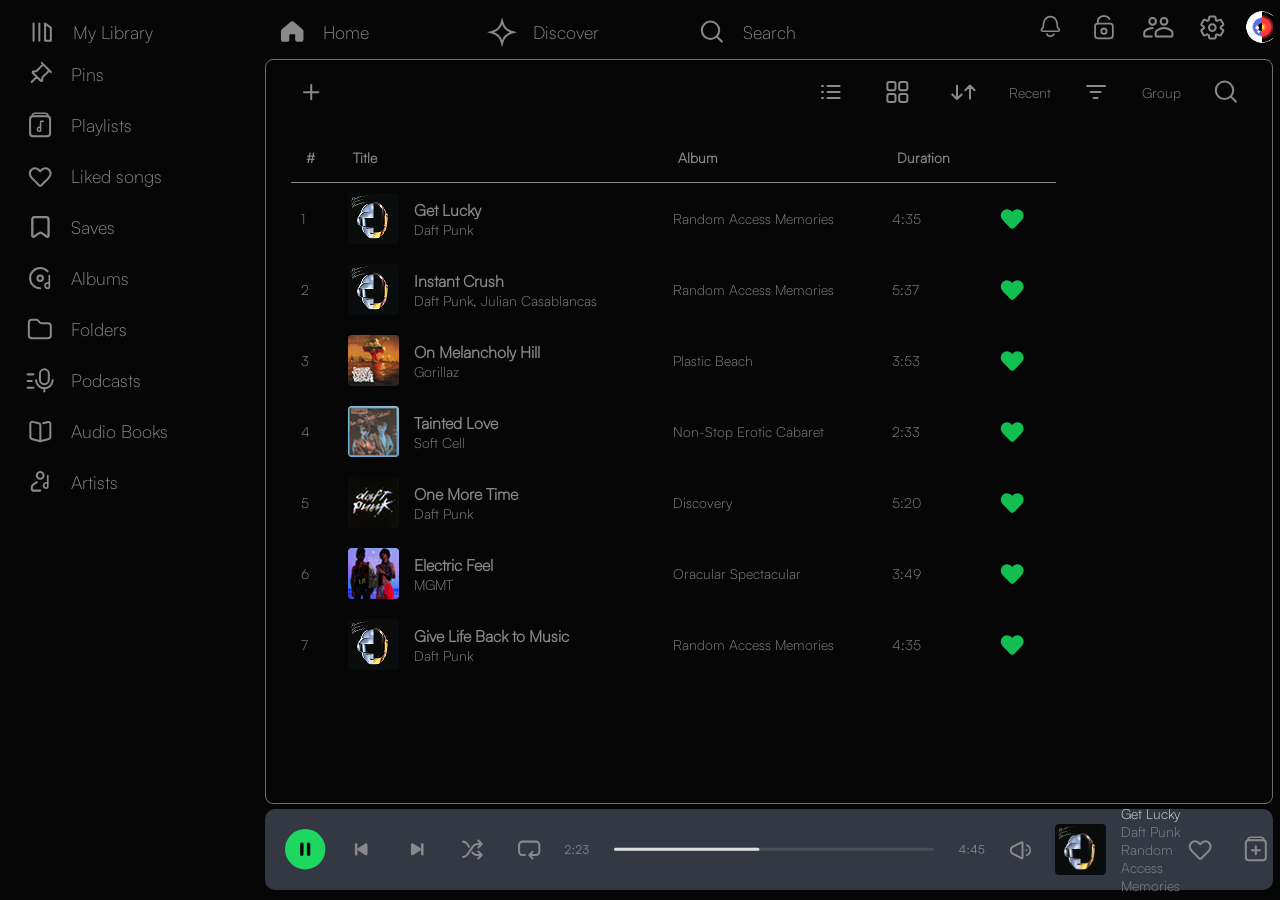
<file: pages/likedsongs.html>
<!DOCTYPE html>
<html lang="en">

<head>
    <meta charset="UTF-8">
    <meta name="viewport" content="width=device-width, initial-scale=1.0">
    <link rel="stylesheet" href="../css/main.css">
    <title>Document</title>
</head>

<body>

    <div class="main-layout container">

        <header class="header-container">

            <!-- Horizontal navigation with 2 lists -->
            <nav class="top-sidebar">

                <!-- 1st list/main navigation top right -->

                <div class="header-navigation">
                    <ul class="main-nav-list">

                        <li class="nav-link"><a href="library.html">

                                <svg class="nav-icon" width="41" height="41" viewBox="0 0 41 41" fill="none"
                                    xmlns="http://www.w3.org/2000/svg">
                                    <path d="M11.562 11.5625V28.8493" stroke="#898989" stroke-width="2.02054"
                                        stroke-linecap="round" stroke-linejoin="round" />
                                    <path d="M17.3242 11.5625V28.8493" stroke="#898989" stroke-width="2.02054"
                                        stroke-linecap="round" stroke-linejoin="round" />
                                    <path d="M23.0865 28.8493V11.5625L28.8488 15.5518V28.8493H23.0865Z" stroke="#898989"
                                        stroke-width="2.02054" stroke-linecap="round" stroke-linejoin="round" />
                                </svg>

                                <span class="nav-text">My Library</span>
                            </a>
                        </li>

                        <li class="nav-link"><a href="/index.html">

                                <svg class="nav-icon" width="41" height="41" viewBox="0 0 41 41" fill="none"
                                    xmlns="http://www.w3.org/2000/svg">
                                    <path
                                        d="M10.1027 19.4329V26.9414C10.1027 27.8713 10.8565 28.6251 11.7865 28.6251H15.154C15.7202 28.6538 16.195 28.2025 16.195 27.6356V22.7282C16.195 21.8025 16.9422 21.0504 17.8679 21.0445L22.6554 21.0135C23.5896 21.0074 24.3501 21.7631 24.3501 22.6972V27.7185C24.3501 28.2192 24.756 28.6251 25.2567 28.6251H28.6243C29.5542 28.6251 30.3081 27.8713 30.3081 26.9414V19.4329C30.3081 18.9376 30.09 18.4674 29.7119 18.1475L21.293 11.0238C20.6652 10.4926 19.7456 10.4926 19.1178 11.0238L10.6988 18.1475C10.3208 18.4674 10.1027 18.9376 10.1027 19.4329Z"
                                        fill="#898989" stroke="#898989" stroke-width="2.3573" stroke-linecap="round"
                                        stroke-linejoin="round" />
                                </svg>

                                <span class="nav-text">Home</span></a></li>

                        <li class="nav-link"><a href="#">

                                <svg class="nav-icon" width="41" height="41" viewBox="0 0 41 41" fill="none"
                                    xmlns="http://www.w3.org/2000/svg">
                                    <path
                                        d="M20.5903 10.8229C21.8159 15.1881 25.2271 18.5993 29.5923 19.8249L31.3872 20.3288L29.5923 20.8327C25.2271 22.0583 21.8159 25.4695 20.5903 29.8346L20.0864 31.6296L19.5825 29.8346C18.357 25.4695 14.9457 22.0583 10.5806 20.8327L8.78564 20.3288L10.5806 19.8249C14.9457 18.5993 18.357 15.1881 19.5825 10.8229L20.0864 9.028L20.5903 10.8229Z"
                                        stroke="#898989" stroke-width="2" />
                                </svg>

                                <span class="nav-text">Discover</span>
                            </a>
                        </li>

                        <li class="nav-link"><a href="search.html">

                                <svg class="nav-icon" width="41" height="41" viewBox="0 0 41 41" fill="none"
                                    xmlns="http://www.w3.org/2000/svg">
                                    <path
                                        d="M24.7356 24.3607C26.2732 22.7923 27.2213 20.6437 27.2213 18.2738C27.2213 13.4713 23.3281 9.57812 18.5256 9.57812C13.7232 9.57812 9.82999 13.4713 9.82999 18.2738C9.82999 23.0763 13.7232 26.9694 18.5256 26.9694C20.9582 26.9694 23.1574 25.9706 24.7356 24.3607ZM24.7356 24.3607L29.83 29.5781"
                                        stroke="#898989" stroke-width="2.02054" stroke-linecap="round" />
                                </svg>

                                <span class="nav-text">Search</span>
                            </a>
                        </li>

                    </ul>
                </div>

                <!-- 2nd list / Top left navigation with icons inside -->

                <div class="icon-nav">
                    <ul class="action-nav-list">
                        <li class="top-nav-link"><a href="#">
                                <svg class="nav-icon" width="41" height="41" viewBox="0 0 41 41" fill="none"
                                    xmlns="http://www.w3.org/2000/svg">
                                    <path
                                        d="M27.8736 24.2741H12.8179C11.6282 24.2741 10.9784 22.8866 11.74 21.9727L12.9945 20.4673C13.2098 20.2088 13.3174 19.882 13.3141 19.5456C13.2934 17.4262 13.6655 9.54102 20.3457 9.54102C27.0259 9.54102 27.398 17.4262 27.3774 19.5456C27.3741 19.882 27.4816 20.2088 27.697 20.4673L28.9515 21.9727C29.7131 22.8866 29.0632 24.2741 27.8736 24.2741Z"
                                        stroke="#898989" stroke-width="1.6838" stroke-linecap="round"
                                        stroke-linejoin="round" />
                                    <path
                                        d="M16.8379 27.0801C16.8379 27.0801 17.5395 29.1848 20.3458 29.1848C23.1521 29.1848 23.8536 27.0801 23.8536 27.0801"
                                        stroke="#898989" stroke-width="1.6838" stroke-linecap="round"
                                        stroke-linejoin="round" />
                                </svg>
                            </a>
                        </li>

                        <li class="top-nav-link"><a href="#">
                                <svg class="nav-icon" width="41" height="41" viewBox="0 0 41 41" fill="none"
                                    xmlns="http://www.w3.org/2000/svg">
                                    <path
                                        d="M24.7338 12.4639C24.9425 12.9074 25.4713 13.0978 25.9148 12.889C26.3583 12.6803 26.5487 12.1515 26.3399 11.708L24.7338 12.4639ZM13.8048 16.1865C14.6809 16.0443 14.6809 16.0447 14.681 16.0451C14.681 16.0452 14.6811 16.0456 14.6811 16.0457C14.6812 16.0461 14.6812 16.0464 14.6812 16.0465C14.6813 16.0468 14.6813 16.0467 14.6812 16.0462C14.681 16.0451 14.6806 16.0424 14.68 16.0382C14.6787 16.0296 14.6766 16.0148 14.674 15.9941C14.6687 15.9526 14.6611 15.8877 14.6536 15.8029C14.6385 15.6328 14.6236 15.3846 14.6263 15.0851C14.6318 14.4798 14.7089 13.6967 14.9783 12.9307C15.2453 12.1715 15.6926 11.4504 16.4326 10.914C17.1704 10.3793 18.2742 9.97351 19.9514 9.97351V8.19836C17.9791 8.19836 16.4899 8.68016 15.3908 9.47676C14.2941 10.2717 13.661 11.3258 13.3037 12.3418C12.9488 13.3509 12.8578 14.3429 12.8512 15.069C12.8479 15.4352 12.866 15.7418 12.8854 15.96C12.8951 16.0693 12.9052 16.157 12.9132 16.2195C12.9172 16.2508 12.9207 16.2758 12.9234 16.2941C12.9247 16.3033 12.9259 16.3108 12.9267 16.3166C12.9272 16.3195 12.9276 16.3219 12.9279 16.324C12.9281 16.325 12.9282 16.3259 12.9283 16.3267C12.9284 16.3271 12.9285 16.3276 12.9285 16.3278C12.9286 16.3282 12.9287 16.3287 13.8048 16.1865ZM19.9514 9.97351C21.4562 9.97351 22.4981 10.3005 23.2263 10.7507C23.9524 11.1996 24.4245 11.8067 24.7338 12.4639L26.3399 11.708C25.9085 10.7913 25.2234 9.89837 24.1597 9.24076C23.0981 8.58443 21.7176 8.19836 19.9514 8.19836V9.97351Z"
                                        fill="#898989" />
                                    <path
                                        d="M26.1644 16.6309H13.7384C12.2678 16.6309 11.0757 17.823 11.0757 19.2936V28.6131C11.0757 30.0837 12.2678 31.2758 13.7384 31.2758H26.1644C27.635 31.2758 28.8271 30.0837 28.8271 28.6131V19.2936C28.8271 17.823 27.635 16.6309 26.1644 16.6309Z"
                                        stroke="#898989" stroke-width="1.77515" />
                                    <circle cx="19.9514" cy="24.1744" r="2.66272" stroke="#898989"
                                        stroke-width="1.77515" />
                                </svg>
                            </a>
                        </li>


                        <li class="top-nav-link"><a href="friends-activity.html">
                                <svg class="nav-icon-double" width="41" height="41" viewBox="0 0 41 41" fill="none"
                                    xmlns="http://www.w3.org/2000/svg">
                                    <path
                                        d="M29.4 14.3129C29.4 16.1727 27.8923 17.6804 26.0324 17.6804C24.1726 17.6804 22.6649 16.1727 22.6649 14.3129C22.6649 12.453 24.1726 10.9453 26.0324 10.9453C27.8923 10.9453 29.4 12.453 29.4 14.3129Z"
                                        stroke="#898989" stroke-width="2.02054" />
                                    <path
                                        d="M19.1131 23.4167L19.8629 22.9168C21.6899 21.6988 23.8366 21.0488 26.0324 21.0488C28.2282 21.0488 30.3749 21.6988 32.202 22.9168L32.9518 23.4167C33.8886 24.0412 34.4513 25.0927 34.4513 26.2187V27.8962C34.4513 28.7641 33.7477 29.4677 32.8798 29.4677H26.0324H19.185C18.3171 29.4677 17.6135 28.7641 17.6135 27.8962V26.2187C17.6135 25.0927 18.1762 24.0412 19.1131 23.4167Z"
                                        stroke="#898989" stroke-width="2.02054" stroke-linecap="round"
                                        stroke-linejoin="round" />
                                    <path
                                        d="M17.9811 14.3129C17.9811 16.1727 16.4734 17.6804 14.6135 17.6804C12.7537 17.6804 11.246 16.1727 11.246 14.3129C11.246 12.453 12.7537 10.9453 14.6135 10.9453C16.4734 10.9453 17.9811 12.453 17.9811 14.3129Z"
                                        stroke="#898989" stroke-width="2.02054" />
                                    <path
                                        d="M14.6135 21.0488C12.4177 21.0488 10.271 21.6988 8.44398 22.9168L7.69419 23.4167C6.75734 24.0412 6.19461 25.0927 6.19461 26.2187V27.8962C6.19461 28.7641 6.89821 29.4677 7.76614 29.4677H13.8271"
                                        stroke="#898989" stroke-width="2.02054" stroke-linecap="round"
                                        stroke-linejoin="round" />
                                </svg>
                            </a>
                        </li>
                        <li class="top-nav-link"><a href="#">
                                <svg class="nav-icon" width="41" height="41" viewBox="0 0 41 41" fill="none"
                                    xmlns="http://www.w3.org/2000/svg">
                                    <path
                                        d="M22.4407 31.5846H18.208C17.9258 31.5846 17.6812 31.493 17.4743 31.3096C17.2674 31.1263 17.1451 30.8971 17.1075 30.6221L16.7688 28.0646C16.5243 27.973 16.294 27.863 16.0781 27.7346C15.8613 27.6063 15.6495 27.4688 15.4426 27.3221L12.9876 28.3121C12.7242 28.4038 12.4608 28.413 12.1975 28.3396C11.9341 28.2663 11.7272 28.1105 11.5767 27.8721L9.48852 24.3246C9.33802 24.0863 9.29099 23.8296 9.34743 23.5546C9.40387 23.2796 9.54496 23.0596 9.7707 22.8946L11.8871 21.3271C11.8683 21.1988 11.8589 21.0749 11.8589 20.9553V20.2128C11.8589 20.094 11.8683 19.9705 11.8871 19.8421L9.7707 18.2746C9.54496 18.1096 9.40387 17.8896 9.34743 17.6146C9.29099 17.3396 9.33802 17.083 9.48852 16.8446L11.5767 13.2971C11.7084 13.0405 11.9104 12.8799 12.1828 12.8153C12.456 12.7515 12.7242 12.7655 12.9876 12.8571L15.4426 13.8471C15.6495 13.7005 15.8659 13.563 16.0916 13.4346C16.3173 13.3063 16.5431 13.1963 16.7688 13.1046L17.1075 10.5471C17.1451 10.2721 17.2674 10.043 17.4743 9.85964C17.6812 9.67631 17.9258 9.58464 18.208 9.58464H22.4407C22.7229 9.58464 22.9675 9.67631 23.1744 9.85964C23.3813 10.043 23.5036 10.2721 23.5412 10.5471L23.8798 13.1046C24.1244 13.1963 24.355 13.3063 24.5718 13.4346C24.7877 13.563 24.9992 13.7005 25.2061 13.8471L27.6611 12.8571C27.9245 12.7655 28.1878 12.7563 28.4512 12.8296C28.7146 12.903 28.9215 13.0588 29.072 13.2971L31.1602 16.8446C31.3107 17.083 31.3577 17.3396 31.3013 17.6146C31.2448 17.8896 31.1037 18.1096 30.878 18.2746L28.7616 19.8421C28.7804 19.9705 28.7898 20.094 28.7898 20.2128V20.9553C28.7898 21.0749 28.771 21.1988 28.7334 21.3271L30.8498 22.8946C31.0755 23.0596 31.2166 23.2796 31.273 23.5546C31.3295 23.8296 31.2824 24.0863 31.1319 24.3246L29.0438 27.8446C28.8933 28.083 28.6818 28.2436 28.4094 28.3264C28.1363 28.4086 27.868 28.4038 27.6047 28.3121L25.2061 27.3221C24.9992 27.4688 24.7828 27.6063 24.5571 27.7346C24.3313 27.863 24.1056 27.973 23.8798 28.0646L23.5412 30.6221C23.5036 30.8971 23.3813 31.1263 23.1744 31.3096C22.9675 31.493 22.7229 31.5846 22.4407 31.5846Z"
                                        stroke="#898989" stroke-width="2" />
                                    <circle cx="20.3243" cy="20.5848" r="3.34783" stroke="#898989" stroke-width="2" />
                                </svg>
                            </a>
                        </li>
                        <li class="top-nav-link"><a href="#">
                                <svg class="nav-icon" width="32" height="32" viewBox="0 0 32 32" fill="none"
                                    xmlns="http://www.w3.org/2000/svg" xmlns:xlink="http://www.w3.org/1999/xlink">
                                    <rect width="32" height="32" rx="16" fill="url(#pattern0_8033_2040)" />
                                    <defs>
                                        <pattern id="pattern0_8033_2040" patternContentUnits="objectBoundingBox"
                                            width="1" height="1">
                                            <use xlink:href="#image0_8033_2040" transform="scale(0.00208333)" />
                                        </pattern>
                                        <image id="image0_8033_2040" width="480" height="480" preserveAspectRatio="none"
                                            xlink:href="[data-uri]" />
                                    </defs>
                                </svg>

                            </a>
                        </li>
                    </ul>

                </div>


            </nav>
        </header>

        <!-- Sidebar -->

        <aside class="sidebar">
            <nav class="sidebar-content">
                <ul class="sidebar-nav">
                    <li class="nav-link"><a href="#">
                            <svg class="nav-icon" width="41" height="41" viewBox="0 0 41 41" fill="none"
                                xmlns="http://www.w3.org/2000/svg">
                                <path
                                    d="M29.3209 16.4258L30.8388 17.9436M29.3209 16.4258L22.6206 23.1262C22.4974 23.2493 22.4191 23.4101 22.3981 23.5829L22.0634 26.3362C21.9851 26.9808 21.1987 27.2521 20.7395 26.7929L16.811 22.8644M29.3209 16.4258L23.2496 10.3544M21.7318 8.8366L23.2496 10.3544M23.2496 10.3544L16.5492 17.0548C16.4261 17.1779 16.2653 17.2562 16.0925 17.2773L13.3392 17.6119C12.6946 17.6903 12.4233 18.4767 12.8824 18.9358L16.811 22.8644M16.811 22.8644L11.6432 28.0322"
                                    stroke="#898989" stroke-width="2" stroke-linecap="round" stroke-linejoin="round" />
                            </svg>

                            <span>Pins</span></a></li>

                    <li class="nav-link"><a href="playlist.html">
                            <svg class="nav-icon" width="41" height="41" viewBox="0 0 41 41" fill="none"
                                xmlns="http://www.w3.org/2000/svg">
                                <rect width="20" height="20" rx="3" transform="matrix(1 0 0 -1 10.0757 31.3301)"
                                    stroke="#898989" stroke-width="2" stroke-linejoin="round" />
                                <path
                                    d="M12.0757 11.3301H28.0757C28.0757 9.67322 26.7325 8.33008 25.0757 8.33008H15.0757C13.4188 8.33008 12.0757 9.67322 12.0757 11.3301Z"
                                    stroke="#898989" stroke-width="1.5" stroke-linejoin="round" />
                                <path
                                    d="M20.5883 22.286V16.9551C20.5883 16.6099 20.8681 16.3301 21.2133 16.3301H23.3297M20.5883 22.286V25.303C20.5883 25.8578 20.1944 26.3413 19.6397 26.3289C18.6777 26.3075 17.3297 25.9738 17.3297 24.2713C17.3297 21.6242 20.5883 22.286 20.5883 22.286Z"
                                    stroke="#898989" stroke-width="1.5" stroke-linecap="round"
                                    stroke-linejoin="round" />
                            </svg>

                            <span>Playlists</span></a></li>
                    <li class="nav-link"><a href="likedsongs.html">

                            <svg class="nav-icon" width="41" height="41" viewBox="0 0 41 41" fill="none"
                                xmlns="http://www.w3.org/2000/svg">
                                <path
                                    d="M22.0692 13.5685L20.2054 15.3745L18.3415 13.5685C16.3872 11.6749 13.252 11.7794 11.4282 13.7991C9.65841 15.7589 9.41476 18.6943 11.0173 20.793C11.2143 21.0509 11.4079 21.2979 11.5922 21.524C12.7586 22.9549 15.3036 25.4539 16.5788 26.7949C17.5209 27.7857 18.3677 28.6121 19.0057 29.214C19.6794 29.8496 20.7193 29.8357 21.3943 29.2014C22.5707 28.0961 24.3746 26.3743 25.6453 25.0379C26.9204 23.6969 27.6521 22.9549 28.8186 21.524C29.0028 21.2979 29.1965 21.0509 29.3934 20.793C30.996 18.6943 30.7523 15.7589 28.9826 13.7991C27.1587 11.7794 24.0236 11.6749 22.0692 13.5685Z"
                                    stroke="#898989" stroke-width="2.02054" stroke-linecap="round"
                                    stroke-linejoin="round" />
                            </svg>
                            <span>Liked songs</span></a></li>

                    <li class="nav-link"><a href="#">
                            <svg class="nav-icon" width="41" height="41" viewBox="0 0 41 41" fill="none"
                                xmlns="http://www.w3.org/2000/svg">
                                <path
                                    d="M12.3243 12.4017V28.7055C12.3243 29.6489 13.3907 30.1977 14.1583 29.6493L19.095 26.1232C19.9016 25.5471 20.985 25.5471 21.7916 26.1232L26.7283 29.6493C27.4959 30.1977 28.5623 29.6489 28.5623 28.7055V12.4017C28.5623 11.1206 27.5237 10.082 26.2426 10.082H14.644C13.3629 10.082 12.3243 11.1206 12.3243 12.4017Z"
                                    stroke="#898989" stroke-width="2.3197" />
                            </svg>
                            <span>Saves</span></a></li>

                    <li class="nav-link"><a href="album.html">
                            <svg class="nav-icon" width="41" height="41" viewBox="0 0 41 41" fill="none"
                                xmlns="http://www.w3.org/2000/svg">
                                <circle cx="20.2054" cy="20.2065" r="2.75528" stroke="#898989" stroke-width="2.02054" />
                                <path
                                    d="M20.2053 30.3089C14.6257 30.3089 10.1026 25.7858 10.1026 20.2062C10.1026 14.6267 14.6257 10.1035 20.2053 10.1035C23.1179 10.1035 25.7427 11.3361 27.5864 13.3081"
                                    stroke="#898989" stroke-width="2.02054" stroke-linecap="round" />
                                <path
                                    d="M29.2959 17.5801V25.1571M29.2959 25.1571V28.9201C29.2959 29.6692 28.7624 30.3226 28.0136 30.299C26.7754 30.26 25.0864 29.8159 25.0864 27.6828C25.0864 24.3152 29.2959 25.1571 29.2959 25.1571Z"
                                    stroke="#898989" stroke-width="1.68378" stroke-linecap="round"
                                    stroke-linejoin="round" />
                            </svg>
                            <span>Albums</span></a></li>
                    <li class="nav-link"><a href="#">
                            <svg class="nav-icon" width="41" height="41" viewBox="0 0 41 41" fill="none"
                                xmlns="http://www.w3.org/2000/svg">
                                <path
                                    d="M30.8324 26.3301C30.8324 27.9869 29.4893 29.3301 27.8324 29.3301H11.8324C10.1755 29.3301 8.8324 27.9869 8.8324 26.3301V14.1301V13.8301C8.8324 12.1732 10.1755 10.8301 11.8324 10.8301H16.192C17.2142 10.8301 18.166 11.3505 18.7177 12.2111L19.0625 12.7491C19.6142 13.6096 20.566 14.1301 21.5882 14.1301H27.8324C29.4893 14.1301 30.8324 15.4732 30.8324 17.1301V26.3301Z"
                                    stroke="#898989" stroke-width="2" stroke-linejoin="round" />
                            </svg>
                            <span>Folders</span></a></li>
                    <li class="nav-link"><a href="#">
                            <svg class="nav-icon" width="41" height="41" viewBox="0 0 41 41" fill="none"
                                xmlns="http://www.w3.org/2000/svg">
                                <path
                                    d="M19.9314 13.7771V19.7066C19.9314 22.1626 21.9224 24.1536 24.3785 24.1536C26.8345 24.1536 28.8255 22.1626 28.8255 19.7066V18.7183V13.7771C28.8255 11.3211 26.8345 9.33008 24.3785 9.33008C21.9224 9.33008 19.9314 11.3211 19.9314 13.7771Z"
                                    stroke="#898989" stroke-width="2.016" stroke-linecap="round" />
                                <path
                                    d="M15.9784 20.2012C15.9784 20.2012 16.9666 28.1071 24.3784 28.1071M24.3784 28.1071C31.7902 28.1071 32.7784 20.2012 32.7784 20.2012M24.3784 28.1071V31.5659"
                                    stroke="#898989" stroke-width="2.016" stroke-linecap="round" />
                                <path d="M7.57837 14.3711H13.4584" stroke="#898989" stroke-width="2.016"
                                    stroke-linecap="round" />
                                <path d="M7.57837 21.0898H11.7784" stroke="#898989" stroke-width="2.016"
                                    stroke-linecap="round" />
                                <path d="M7.57837 27.8105H13.4584" stroke="#898989" stroke-width="2.016"
                                    stroke-linecap="round" />
                            </svg>
                            <span>Podcasts</span></a></li>
                    <li class="nav-link"><a href="#">
                            <svg class="nav-icon" width="41" height="41" viewBox="0 0 41 41" fill="none"
                                xmlns="http://www.w3.org/2000/svg">
                                <path
                                    d="M20.3297 30.3301L11.7921 27.9475C10.9276 27.7062 10.3297 26.9186 10.3297 26.0211V12.8486C10.3297 11.561 11.5286 10.6089 12.7827 10.9006L18.7827 12.2959C19.6886 12.5066 20.3297 13.3139 20.3297 14.2439V30.3301ZM20.3297 30.3301L28.8673 27.9475C29.7318 27.7062 30.3297 26.9186 30.3297 26.0211V12.9126C30.3297 11.6049 29.0954 10.649 27.8294 10.9762L23.1297 12.1905"
                                    stroke="#898989" stroke-width="2" stroke-linecap="round" stroke-linejoin="round" />
                            </svg>
                            <span>Audio Books</span></a></li>
                    <li class="nav-link"><a href="#">
                            <svg class="nav-icon" width="41" height="41" viewBox="0 0 41 41" fill="none"
                                xmlns="http://www.w3.org/2000/svg">
                                <path
                                    d="M23.573 13.4691C23.573 15.329 22.0653 16.8367 20.2055 16.8367C18.3456 16.8367 16.8379 15.329 16.8379 13.4691C16.8379 11.6093 18.3456 10.1016 20.2055 10.1016C22.0653 10.1016 23.573 11.6093 23.573 13.4691Z"
                                    stroke="#898989" stroke-width="2.02054" />
                                <path
                                    d="M16.8379 20.2051L13.2861 22.5729C12.3493 23.1975 11.7866 24.249 11.7866 25.3749V27.0525C11.7866 27.9204 12.4902 28.624 13.3581 28.624H20.2055"
                                    stroke="#898989" stroke-width="2.02054" stroke-linecap="round"
                                    stroke-linejoin="round" />
                                <path
                                    d="M27.7825 13.4688V21.0458M27.7825 21.0458V24.8088C27.7825 25.5579 27.249 26.2113 26.5003 26.1877C25.262 26.1487 23.5731 25.7046 23.5731 23.5715C23.5731 20.2039 27.7825 21.0458 27.7825 21.0458Z"
                                    stroke="#898989" stroke-width="1.68378" stroke-linecap="round"
                                    stroke-linejoin="round" />
                            </svg>
                            <span>Artists</span></a></li>
                </ul>
            </nav>
        </aside>

        <!-- Main Content of liked songs page -->



        <main class="main-content">

            <!-- Inner navbar -->

            <section class="liked-songs-content-header">

                
                    <img src="../assets/icons/icons-big/Name=Add Simple, Filled=No.svg" alt="Add">
                    <img src="../assets/icons/icons-big/Name=List, Filled=No.svg" alt="List">
                    <img src="../assets/icons/icons-big/Name=Grid, Filled=No.svg" alt="Grid">
                    <img src="../assets/icons/icons-big/Name=Sort, Filled=No.svg" alt="Sort">
                    <span>Recent</span>
                    <img src="../assets/icons/icons-big/Name=Filter, Filled=No.svg" alt="Filter">
                    <span>Group</span>
                    <img src="../assets/icons/icons-big/Name=Search, Filled=No.svg" alt="Search">

    


            </section>

            <!-- Table -->

            <table class="playlist-table">
                <thead>
                    <tr>
                        <th>#</th>
                        <th>Title</th>
                        <th>Album</th>
                        <th>Duration</th>
                        <th></th>
                    </tr>
                </thead>
                <tbody>
                    <tr>
                        <td>1</td>
                        <td class="track-info">
                            <img src="../assets/images/liked/Rectangle 6.png" alt="cover">
                            <a href="/pages/getlucky.html">
                                <div>
                                    <span class="track-name">Get Lucky</span>
                                    <span class="artist-name">Daft Punk</span>
                                </div>
                            </a>
                        </td>

                        <td>Random Access Memories</td>
                        <td>4:35</td>
                        <td class="heart"><svg width="41" height="41" viewBox="0 0 41 41" fill="none"
                                xmlns="http://www.w3.org/2000/svg">
                                <path
                                    d="M22.0692 13.5685L20.2054 15.3745L18.3416 13.5685C16.3872 11.6749 13.2521 11.7794 11.4282 13.7991C9.65844 15.7589 9.41479 18.6943 11.0174 20.793C11.2143 21.0509 11.4079 21.2979 11.5922 21.524C12.7586 22.9549 15.3036 25.4539 16.5788 26.7949C17.5209 27.7857 18.3677 28.6121 19.0057 29.214C19.6794 29.8496 20.7194 29.8357 21.3944 29.2014C22.5707 28.0961 24.3746 26.3743 25.6453 25.0379C26.9205 23.6969 27.6522 22.9549 28.8186 21.524C29.0029 21.2979 29.1965 21.0509 29.3934 20.793C30.996 18.6943 30.7524 15.7589 28.9826 13.7991C27.1587 11.7794 24.0236 11.6749 22.0692 13.5685Z"
                                    fill="#13BF51" stroke="#13BF51" stroke-width="2.02054" stroke-linecap="round"
                                    stroke-linejoin="round" />
                            </svg></td>
                    </tr>


                    <tr>
                        <td>2</td>
                        <td class="track-info">
                            <img src="../assets/images/liked/Rectangle 6.png" alt="cover">
                            <div>
                                <span class="track-name">Instant Crush</span>
                                <span class="artist-name">Daft Punk, Julian Casablancas</span>
                            </div>
                        </td>
                        <td>Random Access Memories</td>
                        <td>5:37</td>
                        <td class="heart"><svg width="41" height="41" viewBox="0 0 41 41" fill="none"
                                xmlns="http://www.w3.org/2000/svg">
                                <path
                                    d="M22.0692 13.5685L20.2054 15.3745L18.3416 13.5685C16.3872 11.6749 13.2521 11.7794 11.4282 13.7991C9.65844 15.7589 9.41479 18.6943 11.0174 20.793C11.2143 21.0509 11.4079 21.2979 11.5922 21.524C12.7586 22.9549 15.3036 25.4539 16.5788 26.7949C17.5209 27.7857 18.3677 28.6121 19.0057 29.214C19.6794 29.8496 20.7194 29.8357 21.3944 29.2014C22.5707 28.0961 24.3746 26.3743 25.6453 25.0379C26.9205 23.6969 27.6522 22.9549 28.8186 21.524C29.0029 21.2979 29.1965 21.0509 29.3934 20.793C30.996 18.6943 30.7524 15.7589 28.9826 13.7991C27.1587 11.7794 24.0236 11.6749 22.0692 13.5685Z"
                                    fill="#13BF51" stroke="#13BF51" stroke-width="2.02054" stroke-linecap="round"
                                    stroke-linejoin="round" />
                            </svg></td>
                    </tr>

                    <tr>
                        <td>3</td>
                        <td class="track-info">
                            <img src="../assets/images/liked/Rectangle 6-1.png" alt="Plastic Beach">
                            <div>
                                <span class="track-name">On Melancholy Hill</span>
                                <span class="artist-name">Gorillaz</span>
                            </div>
                        </td>
                        <td>Plastic Beach</td>
                        <td>3:53</td>
                        <td class="heart"><svg width="41" height="41" viewBox="0 0 41 41" fill="none"
                                xmlns="http://www.w3.org/2000/svg">
                                <path
                                    d="M22.0692 13.5685L20.2054 15.3745L18.3416 13.5685C16.3872 11.6749 13.2521 11.7794 11.4282 13.7991C9.65844 15.7589 9.41479 18.6943 11.0174 20.793C11.2143 21.0509 11.4079 21.2979 11.5922 21.524C12.7586 22.9549 15.3036 25.4539 16.5788 26.7949C17.5209 27.7857 18.3677 28.6121 19.0057 29.214C19.6794 29.8496 20.7194 29.8357 21.3944 29.2014C22.5707 28.0961 24.3746 26.3743 25.6453 25.0379C26.9205 23.6969 27.6522 22.9549 28.8186 21.524C29.0029 21.2979 29.1965 21.0509 29.3934 20.793C30.996 18.6943 30.7524 15.7589 28.9826 13.7991C27.1587 11.7794 24.0236 11.6749 22.0692 13.5685Z"
                                    fill="#13BF51" stroke="#13BF51" stroke-width="2.02054" stroke-linecap="round"
                                    stroke-linejoin="round" />
                            </svg></td>
                    </tr>
                    <tr>
                        <td>4</td>
                        <td class="track-info">
                            <img src="../assets/images/liked/Rectangle 6-2.png" alt="Soft Cell">
                            <div>
                                <span class="track-name">Tainted Love</span>
                                <span class="artist-name">Soft Cell</span>
                            </div>
                        </td>
                        <td>Non-Stop Erotic Cabaret</td>
                        <td>2:33</td>
                        <td class="heart">
                            <svg width="41" height="41" viewBox="0 0 41 41" fill="none"
                                xmlns="http://www.w3.org/2000/svg">
                                <path
                                    d="M22.0692 13.5685L20.2054 15.3745L18.3416 13.5685C16.3872 11.6749 13.2521 11.7794 11.4282 13.7991C9.65844 15.7589 9.41479 18.6943 11.0174 20.793C11.2143 21.0509 11.4079 21.2979 11.5922 21.524C12.7586 22.9549 15.3036 25.4539 16.5788 26.7949C17.5209 27.7857 18.3677 28.6121 19.0057 29.214C19.6794 29.8496 20.7194 29.8357 21.3944 29.2014C22.5707 28.0961 24.3746 26.3743 25.6453 25.0379C26.9205 23.6969 27.6522 22.9549 28.8186 21.524C29.0029 21.2979 29.1965 21.0509 29.3934 20.793C30.996 18.6943 30.7524 15.7589 28.9826 13.7991C27.1587 11.7794 24.0236 11.6749 22.0692 13.5685Z"
                                    fill="#13BF51" stroke="#13BF51" stroke-width="2.02054" stroke-linecap="round"
                                    stroke-linejoin="round" />
                            </svg>
                        </td>
                    </tr>
                    <tr>
                        <td>5</td>
                        <td class="track-info">
                            <img src="../assets/images/liked/Rectangle 6-3.png" alt="Discovery">
                            <div>
                                <span class="track-name">One More Time</span>
                                <span class="artist-name">Daft Punk</span>
                            </div>
                        </td>
                        <td>Discovery</td>
                        <td>5:20</td>
                        <td class="heart"><svg width="41" height="41" viewBox="0 0 41 41" fill="none"
                                xmlns="http://www.w3.org/2000/svg">
                                <path
                                    d="M22.0692 13.5685L20.2054 15.3745L18.3416 13.5685C16.3872 11.6749 13.2521 11.7794 11.4282 13.7991C9.65844 15.7589 9.41479 18.6943 11.0174 20.793C11.2143 21.0509 11.4079 21.2979 11.5922 21.524C12.7586 22.9549 15.3036 25.4539 16.5788 26.7949C17.5209 27.7857 18.3677 28.6121 19.0057 29.214C19.6794 29.8496 20.7194 29.8357 21.3944 29.2014C22.5707 28.0961 24.3746 26.3743 25.6453 25.0379C26.9205 23.6969 27.6522 22.9549 28.8186 21.524C29.0029 21.2979 29.1965 21.0509 29.3934 20.793C30.996 18.6943 30.7524 15.7589 28.9826 13.7991C27.1587 11.7794 24.0236 11.6749 22.0692 13.5685Z"
                                    fill="#13BF51" stroke="#13BF51" stroke-width="2.02054" stroke-linecap="round"
                                    stroke-linejoin="round" />
                            </svg></td>
                    </tr>
                    <tr>
                        <td>6</td>
                        <td class="track-info">
                            <img src="../assets/images/liked/Rectangle 6-4.png" alt="MGMT">
                            <div>
                                <span class="track-name">Electric Feel</span>
                                <span class="artist-name">MGMT</span>
                            </div>
                        </td>
                        <td>Oracular Spectacular</td>
                        <td>3:49</td>
                        <td class="heart"><svg width="41" height="41" viewBox="0 0 41 41" fill="none"
                                xmlns="http://www.w3.org/2000/svg">
                                <path
                                    d="M22.0692 13.5685L20.2054 15.3745L18.3416 13.5685C16.3872 11.6749 13.2521 11.7794 11.4282 13.7991C9.65844 15.7589 9.41479 18.6943 11.0174 20.793C11.2143 21.0509 11.4079 21.2979 11.5922 21.524C12.7586 22.9549 15.3036 25.4539 16.5788 26.7949C17.5209 27.7857 18.3677 28.6121 19.0057 29.214C19.6794 29.8496 20.7194 29.8357 21.3944 29.2014C22.5707 28.0961 24.3746 26.3743 25.6453 25.0379C26.9205 23.6969 27.6522 22.9549 28.8186 21.524C29.0029 21.2979 29.1965 21.0509 29.3934 20.793C30.996 18.6943 30.7524 15.7589 28.9826 13.7991C27.1587 11.7794 24.0236 11.6749 22.0692 13.5685Z"
                                    fill="#13BF51" stroke="#13BF51" stroke-width="2.02054" stroke-linecap="round"
                                    stroke-linejoin="round" />
                            </svg></td>
                    </tr>
                    <tr>
                        <td>7</td>
                        <td class="track-info">
                            <img src="../assets/images/liked/Rectangle 6.png" alt="RAM">
                            <div>
                                <span class="track-name">Give Life Back to Music</span>
                                <span class="artist-name">Daft Punk</span>
                            </div>
                        </td>
                        <td>Random Access Memories</td>
                        <td>4:35</td>
                        <td class="heart"><svg width="41" height="41" viewBox="0 0 41 41" fill="none"
                                xmlns="http://www.w3.org/2000/svg">
                                <path
                                    d="M22.0692 13.5685L20.2054 15.3745L18.3416 13.5685C16.3872 11.6749 13.2521 11.7794 11.4282 13.7991C9.65844 15.7589 9.41479 18.6943 11.0174 20.793C11.2143 21.0509 11.4079 21.2979 11.5922 21.524C12.7586 22.9549 15.3036 25.4539 16.5788 26.7949C17.5209 27.7857 18.3677 28.6121 19.0057 29.214C19.6794 29.8496 20.7194 29.8357 21.3944 29.2014C22.5707 28.0961 24.3746 26.3743 25.6453 25.0379C26.9205 23.6969 27.6522 22.9549 28.8186 21.524C29.0029 21.2979 29.1965 21.0509 29.3934 20.793C30.996 18.6943 30.7524 15.7589 28.9826 13.7991C27.1587 11.7794 24.0236 11.6749 22.0692 13.5685Z"
                                    fill="#13BF51" stroke="#13BF51" stroke-width="2.02054" stroke-linecap="round"
                                    stroke-linejoin="round" />
                            </svg></td>
                    </tr>
                </tbody>
            </table>






        </main>


        <footer class="player">
            <div class="space-for-icons">
                <div class="player-left">
                    <img src="../assets/icons/icons-big/Name=Pause, Filled=No.svg" alt="Pause">
                    <img src="../assets/icons/icons-big/Name=Prev, Filled=No.svg" alt="Previous">
                    <img src="../assets/icons/icons-big/Name=Next, Filled=No.svg" alt="Next">
                    <img src="../assets/icons/icons-big/Name=Shuffle, Filled=No.svg" alt="Shuffle">
                    <img src="../assets/icons/icons-big/Name=Loop, Filled=No.svg" alt="Loop">
                    <img src="../assets/icons/player-icons/2_23.svg" alt="time2_23">
                    <img class="space" src="../assets/icons/player-icons/track.svg" alt="track">
                    <img src="../assets/icons/player-icons/4_45.svg" alt="time4_45">
                    <img src="../assets/icons/player-icons/icons big (1).svg" alt="Sound">


                    <div class="song-info">
                        <img class="current-song" src="../assets/icons/player-icons/Rectangle 6.svg"
                            alt="Album Picture">
                        <div class="song-text">
                            <p class="song-name">Get Lucky</p>
                            <p class="artist-name">Daft Punk</p>
                            <p class="album-name">Random Access Memories</p>
                        </div>
                    </div>

                </div>



                <div class="player-right">

                    <img src="../assets/icons/icons-big/Name=Like, Filled=No.svg" alt="Llike">
                    <img src="../assets/icons/icons-big/Name=Add to Playlist, Filled=No.svg" alt="Add to Playlist">
                    <img src="../assets/icons/icons-big/Name=Lyrics, Filled=No.svg" alt="Lyrics">
                    <img src="../assets/icons/icons-big/Name=Device, Filled=No.svg" alt="Device">
                    <img src="../assets/icons/icons-big/Name=More, Filled=No.svg" alt="More">
                    <img src="../assets/icons/player-icons/Frame 62.svg" alt="Line">
                    <img src="../assets/icons/player-icons/DJ.svg" alt="DJ">
                    <img src="../assets/icons/icons-big/Name=Queue, Filled=No.svg" alt="Queue">


                </div>

            </div>
        </footer>

    </div>

</body>

</html>
</file>
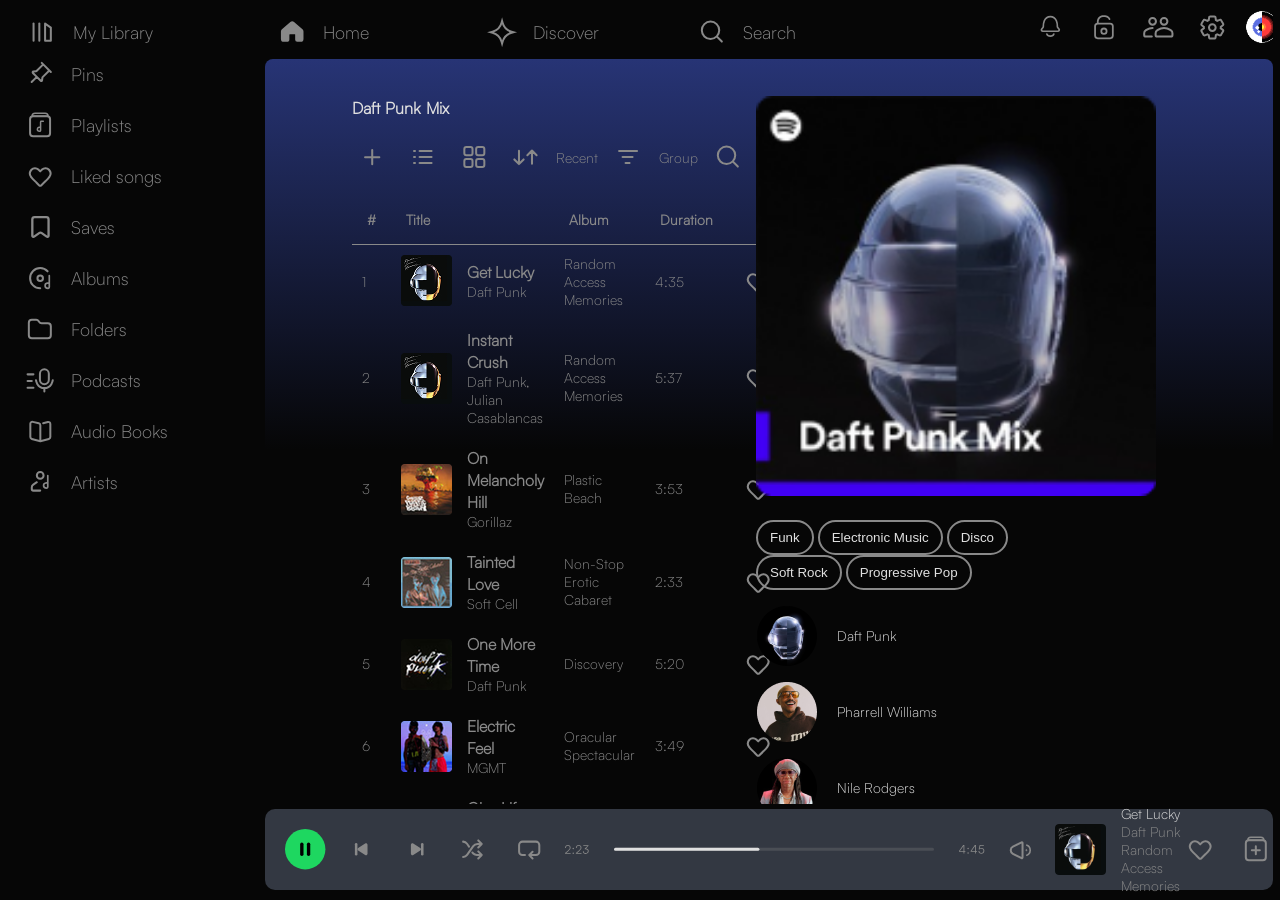
<file: pages/playlist.html>
<!DOCTYPE html>
<html lang="en">

<head>
    <meta charset="UTF-8">
    <meta name="viewport" content="width=device-width, initial-scale=1.0">
    <link rel="stylesheet" href="../css/main.css">
    <title>Document</title>
</head>

<body>

    <div class="main-layout container">

        <header class="header-container">

            <!-- Horizontal navigation with 2 lists -->
            <nav class="top-sidebar">

                <!-- 1st list/main navigation top right -->

                <div class="header-navigation">
                    <ul class="main-nav-list">

                        <li class="nav-link"><a href="library.html">

                                <svg class="nav-icon" width="41" height="41" viewBox="0 0 41 41" fill="none"
                                    xmlns="http://www.w3.org/2000/svg">
                                    <path d="M11.562 11.5625V28.8493" stroke="#898989" stroke-width="2.02054"
                                        stroke-linecap="round" stroke-linejoin="round" />
                                    <path d="M17.3242 11.5625V28.8493" stroke="#898989" stroke-width="2.02054"
                                        stroke-linecap="round" stroke-linejoin="round" />
                                    <path d="M23.0865 28.8493V11.5625L28.8488 15.5518V28.8493H23.0865Z" stroke="#898989"
                                        stroke-width="2.02054" stroke-linecap="round" stroke-linejoin="round" />
                                </svg>

                                <span class="nav-text">My Library</span>
                            </a>
                        </li>

                        <li class="nav-link"><a href="/index.html">

                                <svg class="nav-icon" width="41" height="41" viewBox="0 0 41 41" fill="none"
                                    xmlns="http://www.w3.org/2000/svg">
                                    <path
                                        d="M10.1027 19.4329V26.9414C10.1027 27.8713 10.8565 28.6251 11.7865 28.6251H15.154C15.7202 28.6538 16.195 28.2025 16.195 27.6356V22.7282C16.195 21.8025 16.9422 21.0504 17.8679 21.0445L22.6554 21.0135C23.5896 21.0074 24.3501 21.7631 24.3501 22.6972V27.7185C24.3501 28.2192 24.756 28.6251 25.2567 28.6251H28.6243C29.5542 28.6251 30.3081 27.8713 30.3081 26.9414V19.4329C30.3081 18.9376 30.09 18.4674 29.7119 18.1475L21.293 11.0238C20.6652 10.4926 19.7456 10.4926 19.1178 11.0238L10.6988 18.1475C10.3208 18.4674 10.1027 18.9376 10.1027 19.4329Z"
                                        fill="#898989" stroke="#898989" stroke-width="2.3573" stroke-linecap="round"
                                        stroke-linejoin="round" />
                                </svg>

                                <span class="nav-text">Home</span></a></li>

                        <li class="nav-link"><a href="#">

                                <svg class="nav-icon" width="41" height="41" viewBox="0 0 41 41" fill="none"
                                    xmlns="http://www.w3.org/2000/svg">
                                    <path
                                        d="M20.5903 10.8229C21.8159 15.1881 25.2271 18.5993 29.5923 19.8249L31.3872 20.3288L29.5923 20.8327C25.2271 22.0583 21.8159 25.4695 20.5903 29.8346L20.0864 31.6296L19.5825 29.8346C18.357 25.4695 14.9457 22.0583 10.5806 20.8327L8.78564 20.3288L10.5806 19.8249C14.9457 18.5993 18.357 15.1881 19.5825 10.8229L20.0864 9.028L20.5903 10.8229Z"
                                        stroke="#898989" stroke-width="2" />
                                </svg>

                                <span class="nav-text">Discover</span>
                            </a>
                        </li>

                        <li class="nav-link"><a href="search.html">

                                <svg class="nav-icon" width="41" height="41" viewBox="0 0 41 41" fill="none"
                                    xmlns="http://www.w3.org/2000/svg">
                                    <path
                                        d="M24.7356 24.3607C26.2732 22.7923 27.2213 20.6437 27.2213 18.2738C27.2213 13.4713 23.3281 9.57812 18.5256 9.57812C13.7232 9.57812 9.82999 13.4713 9.82999 18.2738C9.82999 23.0763 13.7232 26.9694 18.5256 26.9694C20.9582 26.9694 23.1574 25.9706 24.7356 24.3607ZM24.7356 24.3607L29.83 29.5781"
                                        stroke="#898989" stroke-width="2.02054" stroke-linecap="round" />
                                </svg>

                                <span class="nav-text">Search</span>
                            </a>
                        </li>

                    </ul>
                </div>

                <!-- 2nd list / Top left navigation with icons inside -->

                <div class="icon-nav">
                    <ul class="action-nav-list">
                        <li class="top-nav-link"><a href="#">
                                <svg class="nav-icon" width="41" height="41" viewBox="0 0 41 41" fill="none"
                                    xmlns="http://www.w3.org/2000/svg">
                                    <path
                                        d="M27.8736 24.2741H12.8179C11.6282 24.2741 10.9784 22.8866 11.74 21.9727L12.9945 20.4673C13.2098 20.2088 13.3174 19.882 13.3141 19.5456C13.2934 17.4262 13.6655 9.54102 20.3457 9.54102C27.0259 9.54102 27.398 17.4262 27.3774 19.5456C27.3741 19.882 27.4816 20.2088 27.697 20.4673L28.9515 21.9727C29.7131 22.8866 29.0632 24.2741 27.8736 24.2741Z"
                                        stroke="#898989" stroke-width="1.6838" stroke-linecap="round"
                                        stroke-linejoin="round" />
                                    <path
                                        d="M16.8379 27.0801C16.8379 27.0801 17.5395 29.1848 20.3458 29.1848C23.1521 29.1848 23.8536 27.0801 23.8536 27.0801"
                                        stroke="#898989" stroke-width="1.6838" stroke-linecap="round"
                                        stroke-linejoin="round" />
                                </svg>
                            </a>
                        </li>

                        <li class="top-nav-link"><a href="#">
                                <svg class="nav-icon" width="41" height="41" viewBox="0 0 41 41" fill="none"
                                    xmlns="http://www.w3.org/2000/svg">
                                    <path
                                        d="M24.7338 12.4639C24.9425 12.9074 25.4713 13.0978 25.9148 12.889C26.3583 12.6803 26.5487 12.1515 26.3399 11.708L24.7338 12.4639ZM13.8048 16.1865C14.6809 16.0443 14.6809 16.0447 14.681 16.0451C14.681 16.0452 14.6811 16.0456 14.6811 16.0457C14.6812 16.0461 14.6812 16.0464 14.6812 16.0465C14.6813 16.0468 14.6813 16.0467 14.6812 16.0462C14.681 16.0451 14.6806 16.0424 14.68 16.0382C14.6787 16.0296 14.6766 16.0148 14.674 15.9941C14.6687 15.9526 14.6611 15.8877 14.6536 15.8029C14.6385 15.6328 14.6236 15.3846 14.6263 15.0851C14.6318 14.4798 14.7089 13.6967 14.9783 12.9307C15.2453 12.1715 15.6926 11.4504 16.4326 10.914C17.1704 10.3793 18.2742 9.97351 19.9514 9.97351V8.19836C17.9791 8.19836 16.4899 8.68016 15.3908 9.47676C14.2941 10.2717 13.661 11.3258 13.3037 12.3418C12.9488 13.3509 12.8578 14.3429 12.8512 15.069C12.8479 15.4352 12.866 15.7418 12.8854 15.96C12.8951 16.0693 12.9052 16.157 12.9132 16.2195C12.9172 16.2508 12.9207 16.2758 12.9234 16.2941C12.9247 16.3033 12.9259 16.3108 12.9267 16.3166C12.9272 16.3195 12.9276 16.3219 12.9279 16.324C12.9281 16.325 12.9282 16.3259 12.9283 16.3267C12.9284 16.3271 12.9285 16.3276 12.9285 16.3278C12.9286 16.3282 12.9287 16.3287 13.8048 16.1865ZM19.9514 9.97351C21.4562 9.97351 22.4981 10.3005 23.2263 10.7507C23.9524 11.1996 24.4245 11.8067 24.7338 12.4639L26.3399 11.708C25.9085 10.7913 25.2234 9.89837 24.1597 9.24076C23.0981 8.58443 21.7176 8.19836 19.9514 8.19836V9.97351Z"
                                        fill="#898989" />
                                    <path
                                        d="M26.1644 16.6309H13.7384C12.2678 16.6309 11.0757 17.823 11.0757 19.2936V28.6131C11.0757 30.0837 12.2678 31.2758 13.7384 31.2758H26.1644C27.635 31.2758 28.8271 30.0837 28.8271 28.6131V19.2936C28.8271 17.823 27.635 16.6309 26.1644 16.6309Z"
                                        stroke="#898989" stroke-width="1.77515" />
                                    <circle cx="19.9514" cy="24.1744" r="2.66272" stroke="#898989"
                                        stroke-width="1.77515" />
                                </svg>
                            </a>
                        </li>


                        <li class="top-nav-link"><a href="friends-activity.html">
                                <svg class="nav-icon-double" width="41" height="41" viewBox="0 0 41 41" fill="none"
                                    xmlns="http://www.w3.org/2000/svg">
                                    <path
                                        d="M29.4 14.3129C29.4 16.1727 27.8923 17.6804 26.0324 17.6804C24.1726 17.6804 22.6649 16.1727 22.6649 14.3129C22.6649 12.453 24.1726 10.9453 26.0324 10.9453C27.8923 10.9453 29.4 12.453 29.4 14.3129Z"
                                        stroke="#898989" stroke-width="2.02054" />
                                    <path
                                        d="M19.1131 23.4167L19.8629 22.9168C21.6899 21.6988 23.8366 21.0488 26.0324 21.0488C28.2282 21.0488 30.3749 21.6988 32.202 22.9168L32.9518 23.4167C33.8886 24.0412 34.4513 25.0927 34.4513 26.2187V27.8962C34.4513 28.7641 33.7477 29.4677 32.8798 29.4677H26.0324H19.185C18.3171 29.4677 17.6135 28.7641 17.6135 27.8962V26.2187C17.6135 25.0927 18.1762 24.0412 19.1131 23.4167Z"
                                        stroke="#898989" stroke-width="2.02054" stroke-linecap="round"
                                        stroke-linejoin="round" />
                                    <path
                                        d="M17.9811 14.3129C17.9811 16.1727 16.4734 17.6804 14.6135 17.6804C12.7537 17.6804 11.246 16.1727 11.246 14.3129C11.246 12.453 12.7537 10.9453 14.6135 10.9453C16.4734 10.9453 17.9811 12.453 17.9811 14.3129Z"
                                        stroke="#898989" stroke-width="2.02054" />
                                    <path
                                        d="M14.6135 21.0488C12.4177 21.0488 10.271 21.6988 8.44398 22.9168L7.69419 23.4167C6.75734 24.0412 6.19461 25.0927 6.19461 26.2187V27.8962C6.19461 28.7641 6.89821 29.4677 7.76614 29.4677H13.8271"
                                        stroke="#898989" stroke-width="2.02054" stroke-linecap="round"
                                        stroke-linejoin="round" />
                                </svg>
                            </a>
                        </li>
                        <li class="top-nav-link"><a href="#">
                                <svg class="nav-icon" width="41" height="41" viewBox="0 0 41 41" fill="none"
                                    xmlns="http://www.w3.org/2000/svg">
                                    <path
                                        d="M22.4407 31.5846H18.208C17.9258 31.5846 17.6812 31.493 17.4743 31.3096C17.2674 31.1263 17.1451 30.8971 17.1075 30.6221L16.7688 28.0646C16.5243 27.973 16.294 27.863 16.0781 27.7346C15.8613 27.6063 15.6495 27.4688 15.4426 27.3221L12.9876 28.3121C12.7242 28.4038 12.4608 28.413 12.1975 28.3396C11.9341 28.2663 11.7272 28.1105 11.5767 27.8721L9.48852 24.3246C9.33802 24.0863 9.29099 23.8296 9.34743 23.5546C9.40387 23.2796 9.54496 23.0596 9.7707 22.8946L11.8871 21.3271C11.8683 21.1988 11.8589 21.0749 11.8589 20.9553V20.2128C11.8589 20.094 11.8683 19.9705 11.8871 19.8421L9.7707 18.2746C9.54496 18.1096 9.40387 17.8896 9.34743 17.6146C9.29099 17.3396 9.33802 17.083 9.48852 16.8446L11.5767 13.2971C11.7084 13.0405 11.9104 12.8799 12.1828 12.8153C12.456 12.7515 12.7242 12.7655 12.9876 12.8571L15.4426 13.8471C15.6495 13.7005 15.8659 13.563 16.0916 13.4346C16.3173 13.3063 16.5431 13.1963 16.7688 13.1046L17.1075 10.5471C17.1451 10.2721 17.2674 10.043 17.4743 9.85964C17.6812 9.67631 17.9258 9.58464 18.208 9.58464H22.4407C22.7229 9.58464 22.9675 9.67631 23.1744 9.85964C23.3813 10.043 23.5036 10.2721 23.5412 10.5471L23.8798 13.1046C24.1244 13.1963 24.355 13.3063 24.5718 13.4346C24.7877 13.563 24.9992 13.7005 25.2061 13.8471L27.6611 12.8571C27.9245 12.7655 28.1878 12.7563 28.4512 12.8296C28.7146 12.903 28.9215 13.0588 29.072 13.2971L31.1602 16.8446C31.3107 17.083 31.3577 17.3396 31.3013 17.6146C31.2448 17.8896 31.1037 18.1096 30.878 18.2746L28.7616 19.8421C28.7804 19.9705 28.7898 20.094 28.7898 20.2128V20.9553C28.7898 21.0749 28.771 21.1988 28.7334 21.3271L30.8498 22.8946C31.0755 23.0596 31.2166 23.2796 31.273 23.5546C31.3295 23.8296 31.2824 24.0863 31.1319 24.3246L29.0438 27.8446C28.8933 28.083 28.6818 28.2436 28.4094 28.3264C28.1363 28.4086 27.868 28.4038 27.6047 28.3121L25.2061 27.3221C24.9992 27.4688 24.7828 27.6063 24.5571 27.7346C24.3313 27.863 24.1056 27.973 23.8798 28.0646L23.5412 30.6221C23.5036 30.8971 23.3813 31.1263 23.1744 31.3096C22.9675 31.493 22.7229 31.5846 22.4407 31.5846Z"
                                        stroke="#898989" stroke-width="2" />
                                    <circle cx="20.3243" cy="20.5848" r="3.34783" stroke="#898989" stroke-width="2" />
                                </svg>
                            </a>
                        </li>
                        <li class="top-nav-link"><a href="#">
                                <svg class="nav-icon" width="32" height="32" viewBox="0 0 32 32" fill="none"
                                    xmlns="http://www.w3.org/2000/svg" xmlns:xlink="http://www.w3.org/1999/xlink">
                                    <rect width="32" height="32" rx="16" fill="url(#pattern0_8033_2040)" />
                                    <defs>
                                        <pattern id="pattern0_8033_2040" patternContentUnits="objectBoundingBox"
                                            width="1" height="1">
                                            <use xlink:href="#image0_8033_2040" transform="scale(0.00208333)" />
                                        </pattern>
                                        <image id="image0_8033_2040" width="480" height="480" preserveAspectRatio="none"
                                            xlink:href="[data-uri]" />
                                    </defs>
                                </svg>

                            </a>
                        </li>
                    </ul>

                </div>


            </nav>
        </header>

        <!-- Sidebar -->

        <aside class="sidebar">
            <nav class="sidebar-content">
                <ul class="sidebar-nav">
                    <li class="nav-link"><a href="#">
                            <svg class="nav-icon" width="41" height="41" viewBox="0 0 41 41" fill="none"
                                xmlns="http://www.w3.org/2000/svg">
                                <path
                                    d="M29.3209 16.4258L30.8388 17.9436M29.3209 16.4258L22.6206 23.1262C22.4974 23.2493 22.4191 23.4101 22.3981 23.5829L22.0634 26.3362C21.9851 26.9808 21.1987 27.2521 20.7395 26.7929L16.811 22.8644M29.3209 16.4258L23.2496 10.3544M21.7318 8.8366L23.2496 10.3544M23.2496 10.3544L16.5492 17.0548C16.4261 17.1779 16.2653 17.2562 16.0925 17.2773L13.3392 17.6119C12.6946 17.6903 12.4233 18.4767 12.8824 18.9358L16.811 22.8644M16.811 22.8644L11.6432 28.0322"
                                    stroke="#898989" stroke-width="2" stroke-linecap="round" stroke-linejoin="round" />
                            </svg>

                            <span>Pins</span></a></li>

                    <li class="nav-link"><a href="playlist.html">
                            <svg class="nav-icon" width="41" height="41" viewBox="0 0 41 41" fill="none"
                                xmlns="http://www.w3.org/2000/svg">
                                <rect width="20" height="20" rx="3" transform="matrix(1 0 0 -1 10.0757 31.3301)"
                                    stroke="#898989" stroke-width="2" stroke-linejoin="round" />
                                <path
                                    d="M12.0757 11.3301H28.0757C28.0757 9.67322 26.7325 8.33008 25.0757 8.33008H15.0757C13.4188 8.33008 12.0757 9.67322 12.0757 11.3301Z"
                                    stroke="#898989" stroke-width="1.5" stroke-linejoin="round" />
                                <path
                                    d="M20.5883 22.286V16.9551C20.5883 16.6099 20.8681 16.3301 21.2133 16.3301H23.3297M20.5883 22.286V25.303C20.5883 25.8578 20.1944 26.3413 19.6397 26.3289C18.6777 26.3075 17.3297 25.9738 17.3297 24.2713C17.3297 21.6242 20.5883 22.286 20.5883 22.286Z"
                                    stroke="#898989" stroke-width="1.5" stroke-linecap="round"
                                    stroke-linejoin="round" />
                            </svg>

                            <span>Playlists</span></a></li>
                    <li class="nav-link"><a href="likedsongs.html">

                            <svg class="nav-icon" width="41" height="41" viewBox="0 0 41 41" fill="none"
                                xmlns="http://www.w3.org/2000/svg">
                                <path
                                    d="M22.0692 13.5685L20.2054 15.3745L18.3415 13.5685C16.3872 11.6749 13.252 11.7794 11.4282 13.7991C9.65841 15.7589 9.41476 18.6943 11.0173 20.793C11.2143 21.0509 11.4079 21.2979 11.5922 21.524C12.7586 22.9549 15.3036 25.4539 16.5788 26.7949C17.5209 27.7857 18.3677 28.6121 19.0057 29.214C19.6794 29.8496 20.7193 29.8357 21.3943 29.2014C22.5707 28.0961 24.3746 26.3743 25.6453 25.0379C26.9204 23.6969 27.6521 22.9549 28.8186 21.524C29.0028 21.2979 29.1965 21.0509 29.3934 20.793C30.996 18.6943 30.7523 15.7589 28.9826 13.7991C27.1587 11.7794 24.0236 11.6749 22.0692 13.5685Z"
                                    stroke="#898989" stroke-width="2.02054" stroke-linecap="round"
                                    stroke-linejoin="round" />
                            </svg>
                            <span>Liked songs</span></a></li>

                    <li class="nav-link"><a href="#">
                            <svg class="nav-icon" width="41" height="41" viewBox="0 0 41 41" fill="none"
                                xmlns="http://www.w3.org/2000/svg">
                                <path
                                    d="M12.3243 12.4017V28.7055C12.3243 29.6489 13.3907 30.1977 14.1583 29.6493L19.095 26.1232C19.9016 25.5471 20.985 25.5471 21.7916 26.1232L26.7283 29.6493C27.4959 30.1977 28.5623 29.6489 28.5623 28.7055V12.4017C28.5623 11.1206 27.5237 10.082 26.2426 10.082H14.644C13.3629 10.082 12.3243 11.1206 12.3243 12.4017Z"
                                    stroke="#898989" stroke-width="2.3197" />
                            </svg>
                            <span>Saves</span></a></li>

                    <li class="nav-link"><a href="album.html">
                            <svg class="nav-icon" width="41" height="41" viewBox="0 0 41 41" fill="none"
                                xmlns="http://www.w3.org/2000/svg">
                                <circle cx="20.2054" cy="20.2065" r="2.75528" stroke="#898989" stroke-width="2.02054" />
                                <path
                                    d="M20.2053 30.3089C14.6257 30.3089 10.1026 25.7858 10.1026 20.2062C10.1026 14.6267 14.6257 10.1035 20.2053 10.1035C23.1179 10.1035 25.7427 11.3361 27.5864 13.3081"
                                    stroke="#898989" stroke-width="2.02054" stroke-linecap="round" />
                                <path
                                    d="M29.2959 17.5801V25.1571M29.2959 25.1571V28.9201C29.2959 29.6692 28.7624 30.3226 28.0136 30.299C26.7754 30.26 25.0864 29.8159 25.0864 27.6828C25.0864 24.3152 29.2959 25.1571 29.2959 25.1571Z"
                                    stroke="#898989" stroke-width="1.68378" stroke-linecap="round"
                                    stroke-linejoin="round" />
                            </svg>
                            <span>Albums</span></a></li>
                    <li class="nav-link"><a href="#">
                            <svg class="nav-icon" width="41" height="41" viewBox="0 0 41 41" fill="none"
                                xmlns="http://www.w3.org/2000/svg">
                                <path
                                    d="M30.8324 26.3301C30.8324 27.9869 29.4893 29.3301 27.8324 29.3301H11.8324C10.1755 29.3301 8.8324 27.9869 8.8324 26.3301V14.1301V13.8301C8.8324 12.1732 10.1755 10.8301 11.8324 10.8301H16.192C17.2142 10.8301 18.166 11.3505 18.7177 12.2111L19.0625 12.7491C19.6142 13.6096 20.566 14.1301 21.5882 14.1301H27.8324C29.4893 14.1301 30.8324 15.4732 30.8324 17.1301V26.3301Z"
                                    stroke="#898989" stroke-width="2" stroke-linejoin="round" />
                            </svg>
                            <span>Folders</span></a></li>
                    <li class="nav-link"><a href="#">
                            <svg class="nav-icon" width="41" height="41" viewBox="0 0 41 41" fill="none"
                                xmlns="http://www.w3.org/2000/svg">
                                <path
                                    d="M19.9314 13.7771V19.7066C19.9314 22.1626 21.9224 24.1536 24.3785 24.1536C26.8345 24.1536 28.8255 22.1626 28.8255 19.7066V18.7183V13.7771C28.8255 11.3211 26.8345 9.33008 24.3785 9.33008C21.9224 9.33008 19.9314 11.3211 19.9314 13.7771Z"
                                    stroke="#898989" stroke-width="2.016" stroke-linecap="round" />
                                <path
                                    d="M15.9784 20.2012C15.9784 20.2012 16.9666 28.1071 24.3784 28.1071M24.3784 28.1071C31.7902 28.1071 32.7784 20.2012 32.7784 20.2012M24.3784 28.1071V31.5659"
                                    stroke="#898989" stroke-width="2.016" stroke-linecap="round" />
                                <path d="M7.57837 14.3711H13.4584" stroke="#898989" stroke-width="2.016"
                                    stroke-linecap="round" />
                                <path d="M7.57837 21.0898H11.7784" stroke="#898989" stroke-width="2.016"
                                    stroke-linecap="round" />
                                <path d="M7.57837 27.8105H13.4584" stroke="#898989" stroke-width="2.016"
                                    stroke-linecap="round" />
                            </svg>
                            <span>Podcasts</span></a></li>
                    <li class="nav-link"><a href="#">
                            <svg class="nav-icon" width="41" height="41" viewBox="0 0 41 41" fill="none"
                                xmlns="http://www.w3.org/2000/svg">
                                <path
                                    d="M20.3297 30.3301L11.7921 27.9475C10.9276 27.7062 10.3297 26.9186 10.3297 26.0211V12.8486C10.3297 11.561 11.5286 10.6089 12.7827 10.9006L18.7827 12.2959C19.6886 12.5066 20.3297 13.3139 20.3297 14.2439V30.3301ZM20.3297 30.3301L28.8673 27.9475C29.7318 27.7062 30.3297 26.9186 30.3297 26.0211V12.9126C30.3297 11.6049 29.0954 10.649 27.8294 10.9762L23.1297 12.1905"
                                    stroke="#898989" stroke-width="2" stroke-linecap="round" stroke-linejoin="round" />
                            </svg>
                            <span>Audio Books</span></a></li>
                    <li class="nav-link"><a href="#">
                            <svg class="nav-icon" width="41" height="41" viewBox="0 0 41 41" fill="none"
                                xmlns="http://www.w3.org/2000/svg">
                                <path
                                    d="M23.573 13.4691C23.573 15.329 22.0653 16.8367 20.2055 16.8367C18.3456 16.8367 16.8379 15.329 16.8379 13.4691C16.8379 11.6093 18.3456 10.1016 20.2055 10.1016C22.0653 10.1016 23.573 11.6093 23.573 13.4691Z"
                                    stroke="#898989" stroke-width="2.02054" />
                                <path
                                    d="M16.8379 20.2051L13.2861 22.5729C12.3493 23.1975 11.7866 24.249 11.7866 25.3749V27.0525C11.7866 27.9204 12.4902 28.624 13.3581 28.624H20.2055"
                                    stroke="#898989" stroke-width="2.02054" stroke-linecap="round"
                                    stroke-linejoin="round" />
                                <path
                                    d="M27.7825 13.4688V21.0458M27.7825 21.0458V24.8088C27.7825 25.5579 27.249 26.2113 26.5003 26.1877C25.262 26.1487 23.5731 25.7046 23.5731 23.5715C23.5731 20.2039 27.7825 21.0458 27.7825 21.0458Z"
                                    stroke="#898989" stroke-width="1.68378" stroke-linecap="round"
                                    stroke-linejoin="round" />
                            </svg>
                            <span>Artists</span></a></li>
                </ul>
            </nav>
        </aside>

        <!-- Main Content of Album -->



        <main class="main-content-album-bg-blue">

            <section class="album-options">

                <!-- Inner navbar -->

                <section class="album-header">

                    <h1>Daft Punk Mix</h1>

                    <div class="filter-buttons">
                        <img src="../assets/icons/icons-big/Name=Add Simple, Filled=No.svg" alt="Add">

                        <img src="../assets/icons/icons-big/Name=List, Filled=No.svg" alt="List">
                        <img src="../assets/icons/icons-big/Name=Grid, Filled=No.svg" alt="Grid">
                        <img src="../assets/icons/icons-big/Name=Sort, Filled=No.svg" alt="Sort">
                        <span>Recent</span>
                        <img src="../assets/icons/icons-big/Name=Filter, Filled=No.svg" alt="Filter">
                        <span>Group</span>
                        <img src="../assets/icons/icons-big/Name=Search, Filled=No.svg" alt="Search">

                    </div>


                </section>

                <!-- Table -->

                <table class="playlist-table">
                <thead>
                    <tr>
                        <th>#</th>
                        <th>Title</th>
                        <th>Album</th>
                        <th>Duration</th>
                        <th></th>
                    </tr>
                </thead>
                <tbody>
                    <tr>
                        <td>1</td>
                        <td class="track-info">
                            <img src="/assets/images/liked/Rectangle 6.png" alt="cover">
                            <a href="/pages/getlucky.html">
                                <div>
                                    <span class="track-name">Get Lucky</span>
                                    <span class="artist-name">Daft Punk</span>
                                </div>
                            </a>
                        </td>

                        <td>Random Access Memories</td>
                        <td>4:35</td>
                        <td class="heart"><svg width="41" height="41" viewBox="0 0 41 41" fill="none"
                                    xmlns="http://www.w3.org/2000/svg">
                                    <path
                                        d="M22.0692 13.5685L20.2054 15.3745L18.3415 13.5685C16.3872 11.6749 13.252 11.7794 11.4282 13.7991C9.65841 15.7589 9.41476 18.6943 11.0173 20.793C11.2143 21.0509 11.4079 21.2979 11.5922 21.524C12.7586 22.9549 15.3036 25.4539 16.5788 26.7949C17.5209 27.7857 18.3677 28.6121 19.0057 29.214C19.6794 29.8496 20.7193 29.8357 21.3943 29.2014C22.5707 28.0961 24.3746 26.3743 25.6453 25.0379C26.9204 23.6969 27.6521 22.9549 28.8186 21.524C29.0028 21.2979 29.1965 21.0509 29.3934 20.793C30.996 18.6943 30.7523 15.7589 28.9826 13.7991C27.1587 11.7794 24.0236 11.6749 22.0692 13.5685Z"
                                        stroke="#898989" stroke-width="2.02054" stroke-linecap="round"
                                        stroke-linejoin="round" />
                                </svg></td>
                    </tr>


                    <tr>
                        <td>2</td>
                        <td class="track-info">
                            <img src="/assets/images/liked/Rectangle 6.png" alt="cover">
                            <div>
                                <span class="track-name">Instant Crush</span>
                                <span class="artist-name">Daft Punk, Julian Casablancas</span>
                            </div>
                        </td>
                        <td>Random Access Memories</td>
                        <td>5:37</td>
                        <td class="heart"><svg width="41" height="41" viewBox="0 0 41 41" fill="none"
                                    xmlns="http://www.w3.org/2000/svg">
                                    <path
                                        d="M22.0692 13.5685L20.2054 15.3745L18.3415 13.5685C16.3872 11.6749 13.252 11.7794 11.4282 13.7991C9.65841 15.7589 9.41476 18.6943 11.0173 20.793C11.2143 21.0509 11.4079 21.2979 11.5922 21.524C12.7586 22.9549 15.3036 25.4539 16.5788 26.7949C17.5209 27.7857 18.3677 28.6121 19.0057 29.214C19.6794 29.8496 20.7193 29.8357 21.3943 29.2014C22.5707 28.0961 24.3746 26.3743 25.6453 25.0379C26.9204 23.6969 27.6521 22.9549 28.8186 21.524C29.0028 21.2979 29.1965 21.0509 29.3934 20.793C30.996 18.6943 30.7523 15.7589 28.9826 13.7991C27.1587 11.7794 24.0236 11.6749 22.0692 13.5685Z"
                                        stroke="#898989" stroke-width="2.02054" stroke-linecap="round"
                                        stroke-linejoin="round" />
                                </svg></td>
                    </tr>

                    <tr>
                        <td>3</td>
                        <td class="track-info">
                            <img src="/assets/images/liked/Rectangle 6-1.png" alt="Plastic Beach">
                            <div>
                                <span class="track-name">On Melancholy Hill</span>
                                <span class="artist-name">Gorillaz</span>
                            </div>
                        </td>
                        <td>Plastic Beach</td>
                        <td>3:53</td>
                        <td class="heart"><svg width="41" height="41" viewBox="0 0 41 41" fill="none"
                                    xmlns="http://www.w3.org/2000/svg">
                                    <path
                                        d="M22.0692 13.5685L20.2054 15.3745L18.3415 13.5685C16.3872 11.6749 13.252 11.7794 11.4282 13.7991C9.65841 15.7589 9.41476 18.6943 11.0173 20.793C11.2143 21.0509 11.4079 21.2979 11.5922 21.524C12.7586 22.9549 15.3036 25.4539 16.5788 26.7949C17.5209 27.7857 18.3677 28.6121 19.0057 29.214C19.6794 29.8496 20.7193 29.8357 21.3943 29.2014C22.5707 28.0961 24.3746 26.3743 25.6453 25.0379C26.9204 23.6969 27.6521 22.9549 28.8186 21.524C29.0028 21.2979 29.1965 21.0509 29.3934 20.793C30.996 18.6943 30.7523 15.7589 28.9826 13.7991C27.1587 11.7794 24.0236 11.6749 22.0692 13.5685Z"
                                        stroke="#898989" stroke-width="2.02054" stroke-linecap="round"
                                        stroke-linejoin="round" />
                                </svg></td>
                    </tr>
                    <tr>
                        <td>4</td>
                        <td class="track-info">
                            <img src="/assets/images/liked/Rectangle 6-2.png" alt="Soft Cell">
                            <div>
                                <span class="track-name">Tainted Love</span>
                                <span class="artist-name">Soft Cell</span>
                            </div>
                        </td>
                        <td>Non-Stop Erotic Cabaret</td>
                        <td>2:33</td>
                        <td class="heart">
                            <svg width="41" height="41" viewBox="0 0 41 41" fill="none"
                                    xmlns="http://www.w3.org/2000/svg">
                                    <path
                                        d="M22.0692 13.5685L20.2054 15.3745L18.3415 13.5685C16.3872 11.6749 13.252 11.7794 11.4282 13.7991C9.65841 15.7589 9.41476 18.6943 11.0173 20.793C11.2143 21.0509 11.4079 21.2979 11.5922 21.524C12.7586 22.9549 15.3036 25.4539 16.5788 26.7949C17.5209 27.7857 18.3677 28.6121 19.0057 29.214C19.6794 29.8496 20.7193 29.8357 21.3943 29.2014C22.5707 28.0961 24.3746 26.3743 25.6453 25.0379C26.9204 23.6969 27.6521 22.9549 28.8186 21.524C29.0028 21.2979 29.1965 21.0509 29.3934 20.793C30.996 18.6943 30.7523 15.7589 28.9826 13.7991C27.1587 11.7794 24.0236 11.6749 22.0692 13.5685Z"
                                        stroke="#898989" stroke-width="2.02054" stroke-linecap="round"
                                        stroke-linejoin="round" />
                                </svg>
                        </td>
                    </tr>
                    <tr>
                        <td>5</td>
                        <td class="track-info">
                            <img src="/assets/images/liked/Rectangle 6-3.png" alt="Discovery">
                            <div>
                                <span class="track-name">One More Time</span>
                                <span class="artist-name">Daft Punk</span>
                            </div>
                        </td>
                        <td>Discovery</td>
                        <td>5:20</td>
                        <td class="heart"><svg width="41" height="41" viewBox="0 0 41 41" fill="none"
                                    xmlns="http://www.w3.org/2000/svg">
                                    <path
                                        d="M22.0692 13.5685L20.2054 15.3745L18.3415 13.5685C16.3872 11.6749 13.252 11.7794 11.4282 13.7991C9.65841 15.7589 9.41476 18.6943 11.0173 20.793C11.2143 21.0509 11.4079 21.2979 11.5922 21.524C12.7586 22.9549 15.3036 25.4539 16.5788 26.7949C17.5209 27.7857 18.3677 28.6121 19.0057 29.214C19.6794 29.8496 20.7193 29.8357 21.3943 29.2014C22.5707 28.0961 24.3746 26.3743 25.6453 25.0379C26.9204 23.6969 27.6521 22.9549 28.8186 21.524C29.0028 21.2979 29.1965 21.0509 29.3934 20.793C30.996 18.6943 30.7523 15.7589 28.9826 13.7991C27.1587 11.7794 24.0236 11.6749 22.0692 13.5685Z"
                                        stroke="#898989" stroke-width="2.02054" stroke-linecap="round"
                                        stroke-linejoin="round" />
                                </svg></td>
                    </tr>
                    <tr>
                        <td>6</td>
                        <td class="track-info">
                            <img src="/assets/images/liked/Rectangle 6-4.png" alt="MGMT">
                            <div>
                                <span class="track-name">Electric Feel</span>
                                <span class="artist-name">MGMT</span>
                            </div>
                        </td>
                        <td>Oracular Spectacular</td>
                        <td>3:49</td>
                        <td class="heart"><svg width="41" height="41" viewBox="0 0 41 41" fill="none"
                                    xmlns="http://www.w3.org/2000/svg">
                                    <path
                                        d="M22.0692 13.5685L20.2054 15.3745L18.3415 13.5685C16.3872 11.6749 13.252 11.7794 11.4282 13.7991C9.65841 15.7589 9.41476 18.6943 11.0173 20.793C11.2143 21.0509 11.4079 21.2979 11.5922 21.524C12.7586 22.9549 15.3036 25.4539 16.5788 26.7949C17.5209 27.7857 18.3677 28.6121 19.0057 29.214C19.6794 29.8496 20.7193 29.8357 21.3943 29.2014C22.5707 28.0961 24.3746 26.3743 25.6453 25.0379C26.9204 23.6969 27.6521 22.9549 28.8186 21.524C29.0028 21.2979 29.1965 21.0509 29.3934 20.793C30.996 18.6943 30.7523 15.7589 28.9826 13.7991C27.1587 11.7794 24.0236 11.6749 22.0692 13.5685Z"
                                        stroke="#898989" stroke-width="2.02054" stroke-linecap="round"
                                        stroke-linejoin="round" />
                                </svg></td>
                    </tr>
                    <tr>
                        <td>7</td>
                        <td class="track-info">
                            <img src="/assets/images/liked/Rectangle 6.png" alt="RAM">
                            <div>
                                <span class="track-name">Give Life Back to Music</span>
                                <span class="artist-name">Daft Punk</span>
                            </div>
                        </td>
                        <td>Random Access Memories</td>
                        <td>4:35</td>
                        <td class="heart"><svg width="41" height="41" viewBox="0 0 41 41" fill="none"
                                    xmlns="http://www.w3.org/2000/svg">
                                    <path
                                        d="M22.0692 13.5685L20.2054 15.3745L18.3415 13.5685C16.3872 11.6749 13.252 11.7794 11.4282 13.7991C9.65841 15.7589 9.41476 18.6943 11.0173 20.793C11.2143 21.0509 11.4079 21.2979 11.5922 21.524C12.7586 22.9549 15.3036 25.4539 16.5788 26.7949C17.5209 27.7857 18.3677 28.6121 19.0057 29.214C19.6794 29.8496 20.7193 29.8357 21.3943 29.2014C22.5707 28.0961 24.3746 26.3743 25.6453 25.0379C26.9204 23.6969 27.6521 22.9549 28.8186 21.524C29.0028 21.2979 29.1965 21.0509 29.3934 20.793C30.996 18.6943 30.7523 15.7589 28.9826 13.7991C27.1587 11.7794 24.0236 11.6749 22.0692 13.5685Z"
                                        stroke="#898989" stroke-width="2.02054" stroke-linecap="round"
                                        stroke-linejoin="round" />
                                </svg></td>
                    </tr>
                </tbody>
            </table>

            </section>

            <section class="album-details">

                <img class="main-cover-pic" src="/assets/images/home-pg-images/Frame 8-14.png" alt="Cover">
                
                <section class="button-options">
                    <button class="music-genre">Funk</button>
                    <button class="music-genre">Electronic Music</button>
                    <button class="music-genre">Disco</button>
                    <button class="music-genre">Soft Rock</button>
                    <button class="music-genre">Progressive Pop</button>
                </section>

                 <div class="liked-songs-playlist">
                        <ul>
                            <li>
                                <img src="/assets/images/liked-songs/Frame 145.png" alt="">
                                <div class="info-wrapper">
                                    <p class="artist">Daft Punk</p>
                                   
                                </div>
                            </li>
                            <li><img src="/assets/images/liked-songs/Frame 145 (2).png" alt="">
                                <div class="info-wrapper">
                                    <p class="artist">Pharrell Williams</p>
                                   

                                </div>

                            </li>

                            <li><img src="/assets/images/liked-songs/Frame 145 (3).png" alt="">
                                <div class="info-wrapper">
                                    <p class="artist">Nile Rodgers</p>
                                    
                                </div>
                            </li>
                        </ul>
                    </div>

            </section>


        </main>

        <!-- Footer -->

        <footer class="player">
            <div class="space-for-icons">
                <div class="player-left">
                    <img src="../assets/icons/icons-big/Name=Pause, Filled=No.svg" alt="Pause">
                    <img src="../assets/icons/icons-big/Name=Prev, Filled=No.svg" alt="Previous">
                    <img src="../assets/icons/icons-big/Name=Next, Filled=No.svg" alt="Next">
                    <img src="../assets/icons/icons-big/Name=Shuffle, Filled=No.svg" alt="Shuffle">
                    <img src="../assets/icons/icons-big/Name=Loop, Filled=No.svg" alt="Loop">
                    <img src="../assets/icons/player-icons/2_23.svg" alt="time2_23">
                    <img class="space" src="../assets/icons/player-icons/track.svg" alt="track">
                    <img src="../assets/icons/player-icons/4_45.svg" alt="time4_45">
                    <img src="../assets/icons/player-icons/icons big (1).svg" alt="Sound">


                    <div class="song-info">
                        <img class="current-song" src="../assets/icons/player-icons/Rectangle 6.svg"
                            alt="Album Picture">
                        <div class="song-text">
                            <p class="song-name">Get Lucky</p>
                            <p class="artist-name">Daft Punk</p>
                            <p class="album-name">Random Access Memories</p>
                        </div>
                    </div>

                </div>



                <div class="player-right">

                    <img src="../assets/icons/icons-big/Name=Like, Filled=No.svg" alt="Llike">
                    <img src="../assets/icons/icons-big/Name=Add to Playlist, Filled=No.svg" alt="Add to Playlist">
                    <img src="../assets/icons/icons-big/Name=Lyrics, Filled=No.svg" alt="Lyrics">
                    <img src="../assets/icons/icons-big/Name=Device, Filled=No.svg" alt="Device">
                    <img src="../assets/icons/icons-big/Name=More, Filled=No.svg" alt="More">
                    <img src="../assets/icons/player-icons/Frame 62.svg" alt="Line">
                    <img src="../assets/icons/player-icons/DJ.svg" alt="DJ">
                    <img src="../assets/icons/icons-big/Name=Queue, Filled=No.svg" alt="Queue">


                </div>

            </div>
        </footer>

    </div>

</body>

</html>
</file>
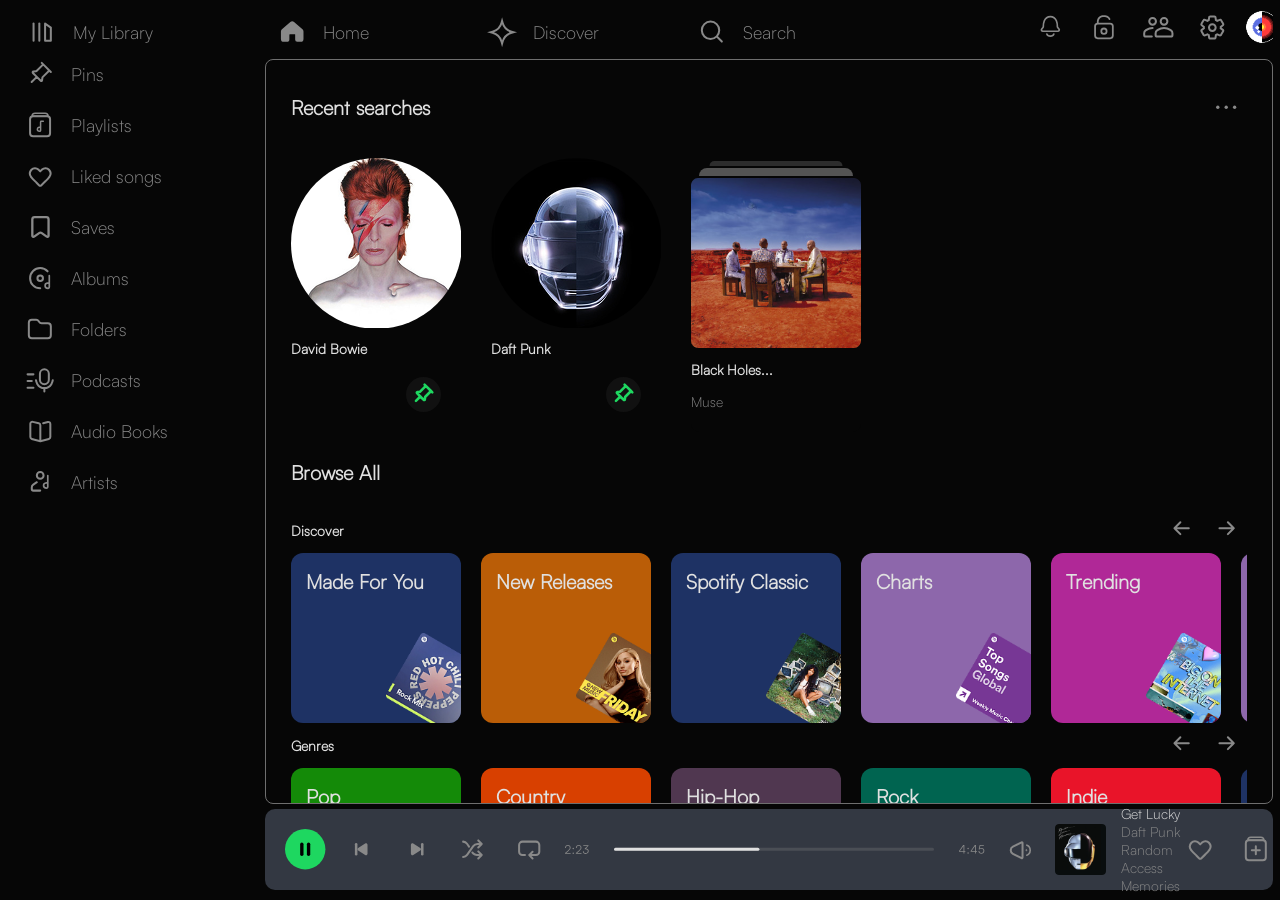
<file: pages/search.html>
<!DOCTYPE html>
<html lang="en">

<head>
    <meta charset="UTF-8">
    <meta name="viewport" content="width=device-width, initial-scale=1.0">
    <link rel="stylesheet" href="../css/main.css">
    <title>Search</title>
</head>

<body>
    <div class="main-layout container">
        <header class="header-container">
            <!-- Horizontal navigation with 2 lists -->
            <nav class="top-sidebar">
                <!-- 1st list/main navigation top right -->
                <div class="header-navigation">
                    <ul class="main-nav-list">

                        <li class="nav-link"><a href="library.html">

                                <svg class="nav-icon" width="41" height="41" viewBox="0 0 41 41" fill="none"
                                    xmlns="http://www.w3.org/2000/svg">
                                    <path d="M11.562 11.5625V28.8493" stroke="#898989" stroke-width="2.02054"
                                        stroke-linecap="round" stroke-linejoin="round" />
                                    <path d="M17.3242 11.5625V28.8493" stroke="#898989" stroke-width="2.02054"
                                        stroke-linecap="round" stroke-linejoin="round" />
                                    <path d="M23.0865 28.8493V11.5625L28.8488 15.5518V28.8493H23.0865Z" stroke="#898989"
                                        stroke-width="2.02054" stroke-linecap="round" stroke-linejoin="round" />
                                </svg>

                                <span class="nav-text">My Library</span>
                            </a>
                        </li>

                        <li class="nav-link"><a href="/index.html">

                                <svg class="nav-icon" width="41" height="41" viewBox="0 0 41 41" fill="none"
                                    xmlns="http://www.w3.org/2000/svg">
                                    <path
                                        d="M10.1027 19.4329V26.9414C10.1027 27.8713 10.8565 28.6251 11.7865 28.6251H15.154C15.7202 28.6538 16.195 28.2025 16.195 27.6356V22.7282C16.195 21.8025 16.9422 21.0504 17.8679 21.0445L22.6554 21.0135C23.5896 21.0074 24.3501 21.7631 24.3501 22.6972V27.7185C24.3501 28.2192 24.756 28.6251 25.2567 28.6251H28.6243C29.5542 28.6251 30.3081 27.8713 30.3081 26.9414V19.4329C30.3081 18.9376 30.09 18.4674 29.7119 18.1475L21.293 11.0238C20.6652 10.4926 19.7456 10.4926 19.1178 11.0238L10.6988 18.1475C10.3208 18.4674 10.1027 18.9376 10.1027 19.4329Z"
                                        fill="#898989" stroke="#898989" stroke-width="2.3573" stroke-linecap="round"
                                        stroke-linejoin="round" />
                                </svg>

                                <span class="nav-text">Home</span></a></li>

                        <li class="nav-link"><a href="#">

                                <svg class="nav-icon" width="41" height="41" viewBox="0 0 41 41" fill="none"
                                    xmlns="http://www.w3.org/2000/svg">
                                    <path
                                        d="M20.5903 10.8229C21.8159 15.1881 25.2271 18.5993 29.5923 19.8249L31.3872 20.3288L29.5923 20.8327C25.2271 22.0583 21.8159 25.4695 20.5903 29.8346L20.0864 31.6296L19.5825 29.8346C18.357 25.4695 14.9457 22.0583 10.5806 20.8327L8.78564 20.3288L10.5806 19.8249C14.9457 18.5993 18.357 15.1881 19.5825 10.8229L20.0864 9.028L20.5903 10.8229Z"
                                        stroke="#898989" stroke-width="2" />
                                </svg>

                                <span class="nav-text">Discover</span>
                            </a>
                        </li>

                        <li class="nav-link"><a href="search.html">

                                <svg class="nav-icon" width="41" height="41" viewBox="0 0 41 41" fill="none"
                                    xmlns="http://www.w3.org/2000/svg">
                                    <path
                                        d="M24.7356 24.3607C26.2732 22.7923 27.2213 20.6437 27.2213 18.2738C27.2213 13.4713 23.3281 9.57812 18.5256 9.57812C13.7232 9.57812 9.82999 13.4713 9.82999 18.2738C9.82999 23.0763 13.7232 26.9694 18.5256 26.9694C20.9582 26.9694 23.1574 25.9706 24.7356 24.3607ZM24.7356 24.3607L29.83 29.5781"
                                        stroke="#898989" stroke-width="2.02054" stroke-linecap="round" />
                                </svg>

                                <span class="nav-text">Search</span>
                            </a>
                        </li>

                        <!-- Hidden li -->

                        <li class="nav-link Me-icon"><a href="#">

                                <svg class="nav-icon" width="41" height="41" viewBox="0 0 41 41" fill="none"
                                    xmlns="http://www.w3.org/2000/svg">
                                    <path
                                        d="M23.573 13.4691C23.573 15.329 22.0653 16.8367 20.2054 16.8367C18.3456 16.8367 16.8379 15.329 16.8379 13.4691C16.8379 11.6093 18.3456 10.1016 20.2054 10.1016C22.0653 10.1016 23.573 11.6093 23.573 13.4691Z"
                                        stroke="#898989" stroke-width="2.02054" />
                                    <path
                                        d="M13.2861 22.5729L14.0359 22.0731C15.8629 20.855 18.0096 20.2051 20.2054 20.2051C22.4012 20.2051 24.5479 20.855 26.375 22.0731L27.1248 22.5729C28.0616 23.1975 28.6243 24.249 28.6243 25.3749V27.0525C28.6243 27.9204 27.9207 28.624 27.0528 28.624H20.2054H13.358C12.4901 28.624 11.7865 27.9204 11.7865 27.0525V25.3749C11.7865 24.249 12.3492 23.1975 13.2861 22.5729Z"
                                        stroke="#898989" stroke-width="2.02054" stroke-linecap="round"
                                        stroke-linejoin="round" />
                                </svg>

                                <span class="nav-text">Me</span>
                            </a>
                        </li>



                    </ul>
                </div>
                <!-- 2nd list / Top left navigation with icons inside -->
                <div class="icon-nav">
                    <ul class="action-nav-list">
                        <li class="top-nav-link"><a href="#">
                                <svg class="nav-icon" width="41" height="41" viewBox="0 0 41 41" fill="none"
                                    xmlns="http://www.w3.org/2000/svg">
                                    <path
                                        d="M27.8736 24.2741H12.8179C11.6282 24.2741 10.9784 22.8866 11.74 21.9727L12.9945 20.4673C13.2098 20.2088 13.3174 19.882 13.3141 19.5456C13.2934 17.4262 13.6655 9.54102 20.3457 9.54102C27.0259 9.54102 27.398 17.4262 27.3774 19.5456C27.3741 19.882 27.4816 20.2088 27.697 20.4673L28.9515 21.9727C29.7131 22.8866 29.0632 24.2741 27.8736 24.2741Z"
                                        stroke="#898989" stroke-width="1.6838" stroke-linecap="round"
                                        stroke-linejoin="round" />
                                    <path
                                        d="M16.8379 27.0801C16.8379 27.0801 17.5395 29.1848 20.3458 29.1848C23.1521 29.1848 23.8536 27.0801 23.8536 27.0801"
                                        stroke="#898989" stroke-width="1.6838" stroke-linecap="round"
                                        stroke-linejoin="round" />
                                </svg>
                            </a>
                        </li>

                        <li class="top-nav-link"><a href="#">
                                <svg class="nav-icon" width="41" height="41" viewBox="0 0 41 41" fill="none"
                                    xmlns="http://www.w3.org/2000/svg">
                                    <path
                                        d="M24.7338 12.4639C24.9425 12.9074 25.4713 13.0978 25.9148 12.889C26.3583 12.6803 26.5487 12.1515 26.3399 11.708L24.7338 12.4639ZM13.8048 16.1865C14.6809 16.0443 14.6809 16.0447 14.681 16.0451C14.681 16.0452 14.6811 16.0456 14.6811 16.0457C14.6812 16.0461 14.6812 16.0464 14.6812 16.0465C14.6813 16.0468 14.6813 16.0467 14.6812 16.0462C14.681 16.0451 14.6806 16.0424 14.68 16.0382C14.6787 16.0296 14.6766 16.0148 14.674 15.9941C14.6687 15.9526 14.6611 15.8877 14.6536 15.8029C14.6385 15.6328 14.6236 15.3846 14.6263 15.0851C14.6318 14.4798 14.7089 13.6967 14.9783 12.9307C15.2453 12.1715 15.6926 11.4504 16.4326 10.914C17.1704 10.3793 18.2742 9.97351 19.9514 9.97351V8.19836C17.9791 8.19836 16.4899 8.68016 15.3908 9.47676C14.2941 10.2717 13.661 11.3258 13.3037 12.3418C12.9488 13.3509 12.8578 14.3429 12.8512 15.069C12.8479 15.4352 12.866 15.7418 12.8854 15.96C12.8951 16.0693 12.9052 16.157 12.9132 16.2195C12.9172 16.2508 12.9207 16.2758 12.9234 16.2941C12.9247 16.3033 12.9259 16.3108 12.9267 16.3166C12.9272 16.3195 12.9276 16.3219 12.9279 16.324C12.9281 16.325 12.9282 16.3259 12.9283 16.3267C12.9284 16.3271 12.9285 16.3276 12.9285 16.3278C12.9286 16.3282 12.9287 16.3287 13.8048 16.1865ZM19.9514 9.97351C21.4562 9.97351 22.4981 10.3005 23.2263 10.7507C23.9524 11.1996 24.4245 11.8067 24.7338 12.4639L26.3399 11.708C25.9085 10.7913 25.2234 9.89837 24.1597 9.24076C23.0981 8.58443 21.7176 8.19836 19.9514 8.19836V9.97351Z"
                                        fill="#898989" />
                                    <path
                                        d="M26.1644 16.6309H13.7384C12.2678 16.6309 11.0757 17.823 11.0757 19.2936V28.6131C11.0757 30.0837 12.2678 31.2758 13.7384 31.2758H26.1644C27.635 31.2758 28.8271 30.0837 28.8271 28.6131V19.2936C28.8271 17.823 27.635 16.6309 26.1644 16.6309Z"
                                        stroke="#898989" stroke-width="1.77515" />
                                    <circle cx="19.9514" cy="24.1744" r="2.66272" stroke="#898989"
                                        stroke-width="1.77515" />
                                </svg>
                            </a>
                        </li>


                        <li class="top-nav-link"><a href="friends-activity.html">
                                <svg class="nav-icon-double" width="41" height="41" viewBox="0 0 41 41" fill="none"
                                    xmlns="http://www.w3.org/2000/svg">
                                    <path
                                        d="M29.4 14.3129C29.4 16.1727 27.8923 17.6804 26.0324 17.6804C24.1726 17.6804 22.6649 16.1727 22.6649 14.3129C22.6649 12.453 24.1726 10.9453 26.0324 10.9453C27.8923 10.9453 29.4 12.453 29.4 14.3129Z"
                                        stroke="#898989" stroke-width="2.02054" />
                                    <path
                                        d="M19.1131 23.4167L19.8629 22.9168C21.6899 21.6988 23.8366 21.0488 26.0324 21.0488C28.2282 21.0488 30.3749 21.6988 32.202 22.9168L32.9518 23.4167C33.8886 24.0412 34.4513 25.0927 34.4513 26.2187V27.8962C34.4513 28.7641 33.7477 29.4677 32.8798 29.4677H26.0324H19.185C18.3171 29.4677 17.6135 28.7641 17.6135 27.8962V26.2187C17.6135 25.0927 18.1762 24.0412 19.1131 23.4167Z"
                                        stroke="#898989" stroke-width="2.02054" stroke-linecap="round"
                                        stroke-linejoin="round" />
                                    <path
                                        d="M17.9811 14.3129C17.9811 16.1727 16.4734 17.6804 14.6135 17.6804C12.7537 17.6804 11.246 16.1727 11.246 14.3129C11.246 12.453 12.7537 10.9453 14.6135 10.9453C16.4734 10.9453 17.9811 12.453 17.9811 14.3129Z"
                                        stroke="#898989" stroke-width="2.02054" />
                                    <path
                                        d="M14.6135 21.0488C12.4177 21.0488 10.271 21.6988 8.44398 22.9168L7.69419 23.4167C6.75734 24.0412 6.19461 25.0927 6.19461 26.2187V27.8962C6.19461 28.7641 6.89821 29.4677 7.76614 29.4677H13.8271"
                                        stroke="#898989" stroke-width="2.02054" stroke-linecap="round"
                                        stroke-linejoin="round" />
                                </svg>
                            </a>
                        </li>
                        <li class="top-nav-link"><a href="#">
                                <svg class="nav-icon" width="41" height="41" viewBox="0 0 41 41" fill="none"
                                    xmlns="http://www.w3.org/2000/svg">
                                    <path
                                        d="M22.4407 31.5846H18.208C17.9258 31.5846 17.6812 31.493 17.4743 31.3096C17.2674 31.1263 17.1451 30.8971 17.1075 30.6221L16.7688 28.0646C16.5243 27.973 16.294 27.863 16.0781 27.7346C15.8613 27.6063 15.6495 27.4688 15.4426 27.3221L12.9876 28.3121C12.7242 28.4038 12.4608 28.413 12.1975 28.3396C11.9341 28.2663 11.7272 28.1105 11.5767 27.8721L9.48852 24.3246C9.33802 24.0863 9.29099 23.8296 9.34743 23.5546C9.40387 23.2796 9.54496 23.0596 9.7707 22.8946L11.8871 21.3271C11.8683 21.1988 11.8589 21.0749 11.8589 20.9553V20.2128C11.8589 20.094 11.8683 19.9705 11.8871 19.8421L9.7707 18.2746C9.54496 18.1096 9.40387 17.8896 9.34743 17.6146C9.29099 17.3396 9.33802 17.083 9.48852 16.8446L11.5767 13.2971C11.7084 13.0405 11.9104 12.8799 12.1828 12.8153C12.456 12.7515 12.7242 12.7655 12.9876 12.8571L15.4426 13.8471C15.6495 13.7005 15.8659 13.563 16.0916 13.4346C16.3173 13.3063 16.5431 13.1963 16.7688 13.1046L17.1075 10.5471C17.1451 10.2721 17.2674 10.043 17.4743 9.85964C17.6812 9.67631 17.9258 9.58464 18.208 9.58464H22.4407C22.7229 9.58464 22.9675 9.67631 23.1744 9.85964C23.3813 10.043 23.5036 10.2721 23.5412 10.5471L23.8798 13.1046C24.1244 13.1963 24.355 13.3063 24.5718 13.4346C24.7877 13.563 24.9992 13.7005 25.2061 13.8471L27.6611 12.8571C27.9245 12.7655 28.1878 12.7563 28.4512 12.8296C28.7146 12.903 28.9215 13.0588 29.072 13.2971L31.1602 16.8446C31.3107 17.083 31.3577 17.3396 31.3013 17.6146C31.2448 17.8896 31.1037 18.1096 30.878 18.2746L28.7616 19.8421C28.7804 19.9705 28.7898 20.094 28.7898 20.2128V20.9553C28.7898 21.0749 28.771 21.1988 28.7334 21.3271L30.8498 22.8946C31.0755 23.0596 31.2166 23.2796 31.273 23.5546C31.3295 23.8296 31.2824 24.0863 31.1319 24.3246L29.0438 27.8446C28.8933 28.083 28.6818 28.2436 28.4094 28.3264C28.1363 28.4086 27.868 28.4038 27.6047 28.3121L25.2061 27.3221C24.9992 27.4688 24.7828 27.6063 24.5571 27.7346C24.3313 27.863 24.1056 27.973 23.8798 28.0646L23.5412 30.6221C23.5036 30.8971 23.3813 31.1263 23.1744 31.3096C22.9675 31.493 22.7229 31.5846 22.4407 31.5846Z"
                                        stroke="#898989" stroke-width="2" />
                                    <circle cx="20.3243" cy="20.5848" r="3.34783" stroke="#898989" stroke-width="2" />
                                </svg>
                            </a>
                        </li>
                        <li class="top-nav-link"><a href="#">
                                <svg class="nav-icon" width="32" height="32" viewBox="0 0 32 32" fill="none"
                                    xmlns="http://www.w3.org/2000/svg" xmlns:xlink="http://www.w3.org/1999/xlink">
                                    <rect width="32" height="32" rx="16" fill="url(#pattern0_8033_2040)" />
                                    <defs>
                                        <pattern id="pattern0_8033_2040" patternContentUnits="objectBoundingBox"
                                            width="1" height="1">
                                            <use xlink:href="#image0_8033_2040" transform="scale(0.00208333)" />
                                        </pattern>
                                        <image id="image0_8033_2040" width="480" height="480" preserveAspectRatio="none"
                                            xlink:href="[data-uri]" />
                                    </defs>
                                </svg>

                            </a>
                        </li>
                    </ul>

                </div>
            </nav>
        </header>
        <!-- Sidebar -->
        <aside class="sidebar">
            <nav class="sidebar-content">
                <ul class="sidebar-nav">
                    <li class="nav-link"><a href="#">

                            <svg class="nav-icon" width="41" height="41" viewBox="0 0 41 41" fill="none"
                                xmlns="http://www.w3.org/2000/svg">
                                <path
                                    d="M29.3209 16.4258L30.8388 17.9436M29.3209 16.4258L22.6206 23.1262C22.4974 23.2493 22.4191 23.4101 22.3981 23.5829L22.0634 26.3362C21.9851 26.9808 21.1987 27.2521 20.7395 26.7929L16.811 22.8644M29.3209 16.4258L23.2496 10.3544M21.7318 8.8366L23.2496 10.3544M23.2496 10.3544L16.5492 17.0548C16.4261 17.1779 16.2653 17.2562 16.0925 17.2773L13.3392 17.6119C12.6946 17.6903 12.4233 18.4767 12.8824 18.9358L16.811 22.8644M16.811 22.8644L11.6432 28.0322"
                                    stroke="#898989" stroke-width="2" stroke-linecap="round" stroke-linejoin="round" />
                            </svg>

                            <span>Pins</span>
                        </a>
                    </li>


                    <li class="nav-link"><a href="playlist.html">
                            <svg class="nav-icon" width="41" height="41" viewBox="0 0 41 41" fill="none"
                                xmlns="http://www.w3.org/2000/svg">
                                <rect width="20" height="20" rx="3" transform="matrix(1 0 0 -1 10.0757 31.3301)"
                                    stroke="#898989" stroke-width="2" stroke-linejoin="round" />
                                <path
                                    d="M12.0757 11.3301H28.0757C28.0757 9.67322 26.7325 8.33008 25.0757 8.33008H15.0757C13.4188 8.33008 12.0757 9.67322 12.0757 11.3301Z"
                                    stroke="#898989" stroke-width="1.5" stroke-linejoin="round" />
                                <path
                                    d="M20.5883 22.286V16.9551C20.5883 16.6099 20.8681 16.3301 21.2133 16.3301H23.3297M20.5883 22.286V25.303C20.5883 25.8578 20.1944 26.3413 19.6397 26.3289C18.6777 26.3075 17.3297 25.9738 17.3297 24.2713C17.3297 21.6242 20.5883 22.286 20.5883 22.286Z"
                                    stroke="#898989" stroke-width="1.5" stroke-linecap="round"
                                    stroke-linejoin="round" />
                            </svg>

                            <span>Playlists</span></a></li>

                    <li class="nav-link"><a href="likedsongs.html">

                            <svg class="nav-icon" width="41" height="41" viewBox="0 0 41 41" fill="none"
                                xmlns="http://www.w3.org/2000/svg">
                                <path
                                    d="M22.0692 13.5685L20.2054 15.3745L18.3415 13.5685C16.3872 11.6749 13.252 11.7794 11.4282 13.7991C9.65841 15.7589 9.41476 18.6943 11.0173 20.793C11.2143 21.0509 11.4079 21.2979 11.5922 21.524C12.7586 22.9549 15.3036 25.4539 16.5788 26.7949C17.5209 27.7857 18.3677 28.6121 19.0057 29.214C19.6794 29.8496 20.7193 29.8357 21.3943 29.2014C22.5707 28.0961 24.3746 26.3743 25.6453 25.0379C26.9204 23.6969 27.6521 22.9549 28.8186 21.524C29.0028 21.2979 29.1965 21.0509 29.3934 20.793C30.996 18.6943 30.7523 15.7589 28.9826 13.7991C27.1587 11.7794 24.0236 11.6749 22.0692 13.5685Z"
                                    stroke="#898989" stroke-width="2.02054" stroke-linecap="round"
                                    stroke-linejoin="round" />
                            </svg>
                            <span>Liked songs</span></a></li>

                    <li class="nav-link"><a href="#">
                            <svg class="nav-icon" width="41" height="41" viewBox="0 0 41 41" fill="none"
                                xmlns="http://www.w3.org/2000/svg">
                                <path
                                    d="M12.3243 12.4017V28.7055C12.3243 29.6489 13.3907 30.1977 14.1583 29.6493L19.095 26.1232C19.9016 25.5471 20.985 25.5471 21.7916 26.1232L26.7283 29.6493C27.4959 30.1977 28.5623 29.6489 28.5623 28.7055V12.4017C28.5623 11.1206 27.5237 10.082 26.2426 10.082H14.644C13.3629 10.082 12.3243 11.1206 12.3243 12.4017Z"
                                    stroke="#898989" stroke-width="2.3197" />
                            </svg>
                            <span>Saves</span></a></li>

                    <li class="nav-link"><a href="album.html">
                            <svg class="nav-icon" width="41" height="41" viewBox="0 0 41 41" fill="none"
                                xmlns="http://www.w3.org/2000/svg">
                                <circle cx="20.2054" cy="20.2065" r="2.75528" stroke="#898989" stroke-width="2.02054" />
                                <path
                                    d="M20.2053 30.3089C14.6257 30.3089 10.1026 25.7858 10.1026 20.2062C10.1026 14.6267 14.6257 10.1035 20.2053 10.1035C23.1179 10.1035 25.7427 11.3361 27.5864 13.3081"
                                    stroke="#898989" stroke-width="2.02054" stroke-linecap="round" />
                                <path
                                    d="M29.2959 17.5801V25.1571M29.2959 25.1571V28.9201C29.2959 29.6692 28.7624 30.3226 28.0136 30.299C26.7754 30.26 25.0864 29.8159 25.0864 27.6828C25.0864 24.3152 29.2959 25.1571 29.2959 25.1571Z"
                                    stroke="#898989" stroke-width="1.68378" stroke-linecap="round"
                                    stroke-linejoin="round" />
                            </svg>
                            <span>Albums</span></a></li>
                    <li class="nav-link"><a href="#">
                            <svg class="nav-icon" width="41" height="41" viewBox="0 0 41 41" fill="none"
                                xmlns="http://www.w3.org/2000/svg">
                                <path
                                    d="M30.8324 26.3301C30.8324 27.9869 29.4893 29.3301 27.8324 29.3301H11.8324C10.1755 29.3301 8.8324 27.9869 8.8324 26.3301V14.1301V13.8301C8.8324 12.1732 10.1755 10.8301 11.8324 10.8301H16.192C17.2142 10.8301 18.166 11.3505 18.7177 12.2111L19.0625 12.7491C19.6142 13.6096 20.566 14.1301 21.5882 14.1301H27.8324C29.4893 14.1301 30.8324 15.4732 30.8324 17.1301V26.3301Z"
                                    stroke="#898989" stroke-width="2" stroke-linejoin="round" />
                            </svg>
                            <span>Folders</span></a></li>
                    <li class="nav-link"><a href="#">
                            <svg class="nav-icon" width="41" height="41" viewBox="0 0 41 41" fill="none"
                                xmlns="http://www.w3.org/2000/svg">
                                <path
                                    d="M19.9314 13.7771V19.7066C19.9314 22.1626 21.9224 24.1536 24.3785 24.1536C26.8345 24.1536 28.8255 22.1626 28.8255 19.7066V18.7183V13.7771C28.8255 11.3211 26.8345 9.33008 24.3785 9.33008C21.9224 9.33008 19.9314 11.3211 19.9314 13.7771Z"
                                    stroke="#898989" stroke-width="2.016" stroke-linecap="round" />
                                <path
                                    d="M15.9784 20.2012C15.9784 20.2012 16.9666 28.1071 24.3784 28.1071M24.3784 28.1071C31.7902 28.1071 32.7784 20.2012 32.7784 20.2012M24.3784 28.1071V31.5659"
                                    stroke="#898989" stroke-width="2.016" stroke-linecap="round" />
                                <path d="M7.57837 14.3711H13.4584" stroke="#898989" stroke-width="2.016"
                                    stroke-linecap="round" />
                                <path d="M7.57837 21.0898H11.7784" stroke="#898989" stroke-width="2.016"
                                    stroke-linecap="round" />
                                <path d="M7.57837 27.8105H13.4584" stroke="#898989" stroke-width="2.016"
                                    stroke-linecap="round" />
                            </svg>
                            <span>Podcasts</span></a></li>
                    <li class="nav-link"><a href="#">
                            <svg class="nav-icon" width="41" height="41" viewBox="0 0 41 41" fill="none"
                                xmlns="http://www.w3.org/2000/svg">
                                <path
                                    d="M20.3297 30.3301L11.7921 27.9475C10.9276 27.7062 10.3297 26.9186 10.3297 26.0211V12.8486C10.3297 11.561 11.5286 10.6089 12.7827 10.9006L18.7827 12.2959C19.6886 12.5066 20.3297 13.3139 20.3297 14.2439V30.3301ZM20.3297 30.3301L28.8673 27.9475C29.7318 27.7062 30.3297 26.9186 30.3297 26.0211V12.9126C30.3297 11.6049 29.0954 10.649 27.8294 10.9762L23.1297 12.1905"
                                    stroke="#898989" stroke-width="2" stroke-linecap="round" stroke-linejoin="round" />
                            </svg>
                            <span>Audio Books</span></a></li>
                    <li class="nav-link"><a href="#">
                            <svg class="nav-icon" width="41" height="41" viewBox="0 0 41 41" fill="none"
                                xmlns="http://www.w3.org/2000/svg">
                                <path
                                    d="M23.573 13.4691C23.573 15.329 22.0653 16.8367 20.2055 16.8367C18.3456 16.8367 16.8379 15.329 16.8379 13.4691C16.8379 11.6093 18.3456 10.1016 20.2055 10.1016C22.0653 10.1016 23.573 11.6093 23.573 13.4691Z"
                                    stroke="#898989" stroke-width="2.02054" />
                                <path
                                    d="M16.8379 20.2051L13.2861 22.5729C12.3493 23.1975 11.7866 24.249 11.7866 25.3749V27.0525C11.7866 27.9204 12.4902 28.624 13.3581 28.624H20.2055"
                                    stroke="#898989" stroke-width="2.02054" stroke-linecap="round"
                                    stroke-linejoin="round" />
                                <path
                                    d="M27.7825 13.4688V21.0458M27.7825 21.0458V24.8088C27.7825 25.5579 27.249 26.2113 26.5003 26.1877C25.262 26.1487 23.5731 25.7046 23.5731 23.5715C23.5731 20.2039 27.7825 21.0458 27.7825 21.0458Z"
                                    stroke="#898989" stroke-width="1.68378" stroke-linecap="round"
                                    stroke-linejoin="round" />
                            </svg>
                            <span>Artists</span></a></li>
                </ul>
            </nav>
        </aside>
        <!-- Main Content of page -->
        <main class="main-content">


            <div class="card-grid">


                <!-- Recent searches -->


                <section class="cards-section">

                    <div class="section-name">

                        <h2>Recent searches</h2>
                        <img src="../assets/icons/icons-big/Name=More, Filled=No.svg" alt="More">
                    </div>



                    <div class="card-container">

                        <div class="grid-item">
                            <div class="pin-icon-down">
                                <svg width="20" height="20" viewBox="0 0 41 41" fill="none"
                                    xmlns="http://www.w3.org/2000/svg">
                                    <path
                                        d="M29.3209 16.4258L30.8388 17.9436M29.3209 16.4258L22.6206 23.1262C22.4974 23.2493 22.4191 23.4101 22.3981 23.5829L22.0634 26.3362C21.9851 26.9808 21.1987 27.2521 20.7395 26.7929L16.811 22.8644M29.3209 16.4258L23.2496 10.3544M21.7318 8.8366L23.2496 10.3544M23.2496 10.3544L16.5492 17.0548C16.4261 17.1779 16.2653 17.2562 16.0925 17.2773L13.3392 17.6119C12.6946 17.6903 12.4233 18.4767 12.8824 18.9358L16.811 22.8644M16.811 22.8644L11.6432 28.0322"
                                        stroke="#1ED760" stroke-width="3" stroke-linecap="round"
                                        stroke-linejoin="round" />
                                </svg>
                            </div>
                            <img class=album-round-item src="../assets/images/library-images/image 4.png" alt="">

                            <h3>David Bowie</h3>


                        </div>
                        <div class="grid-item">
                            <div class="pin-icon-down">
                                <svg width="20" height="20" viewBox="0 0 41 41" fill="none"
                                    xmlns="http://www.w3.org/2000/svg">
                                    <path
                                        d="M29.3209 16.4258L30.8388 17.9436M29.3209 16.4258L22.6206 23.1262C22.4974 23.2493 22.4191 23.4101 22.3981 23.5829L22.0634 26.3362C21.9851 26.9808 21.1987 27.2521 20.7395 26.7929L16.811 22.8644M29.3209 16.4258L23.2496 10.3544M21.7318 8.8366L23.2496 10.3544M23.2496 10.3544L16.5492 17.0548C16.4261 17.1779 16.2653 17.2562 16.0925 17.2773L13.3392 17.6119C12.6946 17.6903 12.4233 18.4767 12.8824 18.9358L16.811 22.8644M16.811 22.8644L11.6432 28.0322"
                                        stroke="#1ED760" stroke-width="3" stroke-linecap="round"
                                        stroke-linejoin="round" />
                                </svg>
                            </div>
                            <img class=album-round-item src="../assets/images/library-images/image 3.png" alt="">

                            <h3>Daft Punk</h3>


                        </div>

                        <article class="card">
                            <img class=album src="../assets/images/home-pg-images/images 1 (2).png" alt="Rock Mix">
                            <h3>Black Holes...</h3>
                            <p>Muse</p>

                        </article>
                    </div>

                </section>



                <!-- Section for Colorful Cards -->


                <div class="search-main-container">

                    <!-- Test -->
<!-- 
                    <div class="mobile-status-bar">
    <div class="status-left">
        <span class="current-time">9:41</span>
    </div>
    <div class="status-right">
        <img src="assets/signal.svg" alt="Signal" class="status-icon">
        <img src="/assets/icons/player-icons/" alt="WiFi" class="status-icon">
        <div class="battery-status">
            <span class="battery-percent">78</span>
            <img src="assets/battery.svg" alt="Battery" class="status-icon">
        </div>
    </div>
</div>

<div class="search-container-header">
    <div class="search-input-box">
        <img src="/assets/icons/icons-big/Name=Search, Filled=No.svg" alt="Search" class="search-input-icon" alt="Search" class="inner-search-icon">
        <input type="text" placeholder="What do you want to play?" class="main-search-field">
    </div>
    <div class="camera-action">
        <img src="/assets/icons/icons-big/Name=Camera, Filled=No.svg" alt="Camera" class="camera-btn-icon">
    </div>
</div> -->


                    <!-- Test -->


                    <h2>Browse All</h2>


                    <div class="search-nav">
                        <h3>Discover</h3>
                        <div class="navigation-arrows">
                            <img src="../assets/icons/icons-big/Name=Arrow-Left, Filled=No.svg" alt="Arrow-left">
                            <img src="../assets/icons/icons-big/Name=Arrow-Right, Filled=No.svg" alt="Arrow-right">
                        </div>
                    </div>

                    <div class="search-section">

                        <article class="search-item" style="background-color: #1E3264;">
                            <img src="/assets/images/search/img1.png" alt="">
                            <h3>Made For You</h3>
                        </article>

                        <article class="search-item" style="background-color: #BA5D07;">
                            <img src="/assets/images/search/l (8).png" alt="">
                            <h3>New Releases</h3>
                        </article>

                        <article class="search-item" style="background-color: #1E3264;">
                            <img src="/assets/images/search/l (7).png" alt="">
                            <h3>Spotify Classic</h3>
                        </article>

                        <article class="search-item" style="background-color: #8D67AB;">
                            <img src="/assets/images/search/l (6).png" alt="">
                            <h3>Charts</h3>
                        </article>

                        <article class="search-item" style="background-color: #B02897;">
                            <img src="/assets/images/search/l (5).png" alt="">
                            <h3>Trending</h3>
                        </article>

                        <article class="search-item" style="background-color: #8D67AB;">
                            <img src="/assets/images/search/l (4).png" alt="">
                            <h3>Discover</h3>
                        </article>

                        <article class="search-item" style="background-color: #777777;">
                            <img src="/assets/images/search/l (3).png" alt="">
                            <h3>Spotify Singles</h3>
                        </article>

                        <article class="search-item" style="background-color: #BA5D07;">
                            <img src="/assets/images/search/l (2).png" alt="">
                            <h3>Decades</h3>
                        </article>


                    </div>


                    <!-- 2nd Section -->

                    <div class="search-nav">
                        <h3>Genres</h3>
                        <div class="navigation-arrows">
                            <img src="../assets/icons/icons-big/Name=Arrow-Left, Filled=No.svg" alt="Arrow-left">
                            <img src="../assets/icons/icons-big/Name=Arrow-Right, Filled=No.svg" alt="Arrow-right">
                        </div>
                    </div>

                    <div class="search-section">
                        <article class="search-item" style="background-color: #148A08;">
                            <img src="/assets/images/search/s (2).png" alt="">
                            <h3>Pop</h3>
                        </article>

                        <article class="search-item" style="background-color: #D84000;">
                            <img src="/assets/images/search/s (1).png" alt="">
                            <h3>Country</h3>
                        </article>

                        <article class="search-item" style="background-color: #503750;">
                            <img src="/assets/images/search/s (8).png" alt="">
                            <h3>Hip-Hop</h3>
                        </article>

                        <article class="search-item" style="background-color: #006450;">
                            <img src="/assets/images/search/s (7).png" alt="">
                            <h3>Rock</h3>
                        </article>

                        <article class="search-item" style="background-color: #E91429;">
                            <img src="/assets/images/search/s (6).png" alt="">
                            <h3>Indie</h3>
                        </article>

                        <article class="search-item" style="background-color: #1E3264;">
                            <img src="/assets/images/search/s (5).png" alt="">
                            <h3>Punk</h3>
                        </article>

                        <article class="search-item" style="background-color: #E91429;">
                            <img src="/assets/images/search/s (4).png" alt="">
                            <h3>Metal</h3>
                        </article>

                        <article class="search-item" style="background-color: #537AA1;">
                            <img src="/assets/images/search/s (3).png" alt="">
                            <h3>Instrumental</h3>
                        </article>

                    </div>

                </div>

            </div>


        </main>
        <!-- Footer -->
        <footer class="player">
            <div class="space-for-icons">
                <div class="player-left">
                    <img src="../assets/icons/icons-big/Name=Pause, Filled=No.svg" alt="Pause">
                    <img src="../assets/icons/icons-big/Name=Prev, Filled=No.svg" alt="Previous">
                    <img src="../assets/icons/icons-big/Name=Next, Filled=No.svg" alt="Next">
                    <img src="../assets/icons/icons-big/Name=Shuffle, Filled=No.svg" alt="Shuffle">
                    <img src="../assets/icons/icons-big/Name=Loop, Filled=No.svg" alt="Loop">
                    <img src="../assets/icons/player-icons/2_23.svg" alt="time2_23">
                    <img class="space" src="../assets/icons/player-icons/track.svg" alt="track">
                    <img src="../assets/icons/player-icons/4_45.svg" alt="time4_45">
                    <img src="../assets/icons/player-icons/icons big (1).svg" alt="Sound">


                    <div class="song-info">
                        <img class="current-song" src="../assets/icons/player-icons/Rectangle 6.svg"
                            alt="Album Picture">
                        <div class="song-text">
                            <p class="song-name">Get Lucky</p>
                            <p class="artist-name">Daft Punk</p>
                            <p class="album-name">Random Access Memories</p>
                        </div>
                    </div>

                </div>



                <div class="player-right">

                    <img src="../assets/icons/icons-big/Name=Like, Filled=No.svg" alt="Llike">
                    <img src="../assets/icons/icons-big/Name=Add to Playlist, Filled=No.svg" alt="Add to Playlist">
                    <img src="../assets/icons/icons-big/Name=Lyrics, Filled=No.svg" alt="Lyrics">
                    <img src="../assets/icons/icons-big/Name=Device, Filled=No.svg" alt="Device">
                    <img src="../assets/icons/icons-big/Name=More, Filled=No.svg" alt="More">
                    <img src="../assets/icons/player-icons/Frame 62.svg" alt="Line">
                    <img src="../assets/icons/player-icons/DJ.svg" alt="DJ">
                    <img src="../assets/icons/icons-big/Name=Queue, Filled=No.svg" alt="Queue">


                </div>

            </div>
        </footer>
    </div>
</body>
</html>
</file>
<file: css/main.css>
@charset "UTF-8";
/* სქროლის ხაზის გასაქრობად */
* {
  box-sizing: border-box;
  padding: 0;
  margin: 0;
}

ul, ol {
  list-style: none;
  padding: 0;
  margin: 0;
}

li {
  cursor: pointer;
}

a {
  text-decoration: none;
  color: inherit; /* ეს მინდა თუ მაინც ისე შევიყვანო ფერი? */
}

body {
  font-family: "Satoshi-Light";
  background-color: #060606;
  color: #898989;
  font-size: 14px;
  font-weight: 400;
  margin: 0;
  padding-right: 7px;
}

h1, h2, h3 {
  color: #E0E0E0;
}

h2 {
  font-size: 20px;
  padding-top: 22px;
  padding-bottom: 22px;
}

h3 {
  font-size: 14px;
}

p {
  color: #898989;
}

.container {
  margin: 0 auto;
}

.main-layout {
  display: grid;
  grid-template-columns: 260px minmax(0, 1fr);
  grid-template-rows: 54px 1fr 81px;
  column-gap: 5px;
  row-gap: 5px;
  height: 100vh;
  overflow: hidden;
  position: relative;
  padding-bottom: 10px;
  scroll-behavior: smooth;
  scroll-snap-type: x mandatory;
}

.header-container {
  grid-column: 1/-1;
  grid-row: 1;
  left: 0;
  top: 0;
  margin-bottom: 16px;
}

.sidebar {
  grid-column: 1;
  grid-row: 2/4;
}

.main-content {
  grid-column: 2;
  grid-row: 2;
  grid-template-columns: repeat(auto-fit, 170px);
  justify-content: center;
  border: 1px solid #6E6E6E;
  border-radius: 8px;
  padding: 25px;
  padding-top: 12px;
  overflow-y: auto;
  height: 100%;
  width: 100%;
  box-sizing: border-box;
  scrollbar-width: none;
  -ms-overflow-style: none;
}
.main-content::-webkit-scrollbar {
  display: none;
}

footer {
  grid-column: 2;
  grid-row: 3;
  height: 81px;
  display: flex;
  background-color: #333842;
  border-radius: 10px;
}

.section-name:first-child {
  display: flex;
  align-items: center;
  justify-content: space-between;
}

.main-liked-songs {
  grid-column-start: 2;
  grid-row-start: 2;
  border-radius: 8px;
  padding: 37px;
  overflow-y: auto;
  height: 100%;
  background: radial-gradient(circle at 65% 60%, #6F7B91 10%, #30343c 55%);
  background-repeat: no-repeat;
  background-attachment: fixed;
  scrollbar-width: none;
  -ms-overflow-style: none;
}
.main-liked-songs::-webkit-scrollbar {
  display: none;
}

.liked-song-container {
  width: 721px;
  height: 494px;
  gap: 20px;
  display: flex;
  flex-direction: column;
  animation-name: appear;
  animation-duration: 1.8s;
  animation-timing-function: ease-in-out;
}

@keyframes appear {
  from {
    opacity: 0;
    transform: translateX(-75px);
  }
  to {
    opacity: 1;
    transform: translateY(0);
  }
}
.song-content-wrapper {
  display: flex;
  gap: 72px;
  align-items: flex-start;
}

.info-wrapper p {
  color: #E0E0E0;
}

.song-content-wrapper img {
  width: 500px;
  height: 500px;
}

.icons-and-details {
  display: flex;
  width: 529px;
  align-items: center;
  justify-content: space-between;
}

.liked-songs-playlist li {
  display: flex;
  align-items: center;
  gap: 20px;
  margin-bottom: 15px;
}

.liked-songs-playlist img {
  width: 61px;
  height: 61px;
}

.song-lyrics-section {
  margin-top: 54px;
  width: 100%;
}
.song-lyrics-section .lyrics-nav {
  border-bottom: 1px solid #6E6E6E;
  margin-bottom: 35px;
}
.song-lyrics-section .lyrics-nav ul {
  display: flex;
  gap: 50px;
  padding-left: 46px;
}
.song-lyrics-section .lyrics-nav ul li {
  font-size: 14px;
  font-weight: 700;
  color: #898989;
  padding-bottom: 12px;
  transition: color 0.3s ease;
}
.song-lyrics-section .lyrics-nav ul li:hover {
  color: #E0E0E0;
}
.song-lyrics-section .lyrics-nav li.active {
  color: #fff;
  position: relative;
  margin-bottom: 0;
}
.song-lyrics-section .lyrics-nav li.active::after {
  content: "";
  position: absolute;
  bottom: -1.5px;
  left: 50%;
  transform: translateX(-50%);
  width: calc(100% + 20px);
  height: 3px;
  background-color: #13BF51;
  border-radius: 4px;
}
.song-lyrics-section .lyrics-container {
  display: flex;
  gap: 60px;
}
.song-lyrics-section .lyrics-container .lyrics-sidebar {
  display: flex;
  flex-direction: column;
  gap: 24px;
  padding-top: 8px;
}
.song-lyrics-section .lyrics-container .lyrics-sidebar .sidebar-icon {
  cursor: pointer;
  opacity: 0.6;
  transition: opacity 0.2s;
}
.song-lyrics-section .lyrics-container .lyrics-sidebar .sidebar-icon:hover {
  opacity: 1;
}
.song-lyrics-section .lyrics-container .lyrics-sidebar .sidebar-icon svg {
  width: 20px;
  height: 20px;
  fill: #b3b3b3;
}

.lyrics-content {
  white-space: pre-line;
  font-size: 28px;
  font-weight: 700;
  color: #fff;
  line-height: 1.8;
  letter-spacing: -0.04em;
  padding-left: 10px;
  opacity: 0.9;
}
.lyrics-content::selection {
  background: #1ed760;
  color: #000;
}

.search-section {
  display: flex;
  gap: 20px;
  position: relative;
  overflow: hidden;
}

.search-item {
  width: 170px;
  height: 170px;
  border-radius: 12px;
  flex-shrink: 0;
  position: relative;
  overflow: hidden;
}

.search-item h3 {
  color: #E0E0E0;
  font-size: 20px;
  font-weight: 700;
  margin: 0;
  position: absolute;
  top: 15px;
  left: 15px;
  z-index: 2;
}

.search-item img {
  width: 100px;
  height: 100px;
  position: absolute;
  bottom: -10px;
  right: -25px;
}

.search-item:hover img { /* ეს ძალიან კარგი მაგალითია, მანამდე მარტო ფოტოზე იყო hover */
  width: 170px;
  height: 170px;
  position: absolute;
  bottom: 0px;
  right: 0px;
  transform: rotate(-30deg);
  transition: 0.8s ease-in-out;
}

.search-item:hover h3 {
  left: 50%;
  top: 0.5%;
  transform: translate(-50%);
  font-weight: 700;
  white-space: nowrap;
  transition: 0.8s ease-in-out;
}

.friends-activity-main-content {
  grid-column: 2;
  grid-row: 2;
  display: flex;
  flex-direction: row;
  gap: 20px;
  border: 1px solid #6E6E6E;
  border-radius: 8px;
  padding: 25px;
  padding-top: 12px;
  overflow-y: auto;
  height: 100%;
  scrollbar-width: none;
  -ms-overflow-style: none;
}
.friends-activity-main-content::-webkit-scrollbar {
  display: none;
}

.main-content-left {
  flex: 1;
  min-width: 0;
}

.main-content-right {
  flex: 0 0 358px;
  padding: 10px 20px;
  border-left: 1px solid #DBDBDB;
}
.main-content-right .section-name {
  display: flex;
  justify-content: space-between;
  align-items: center;
  margin-bottom: 25px;
}
.main-content-right .section-name h2 {
  font-size: 14px;
  margin: 0;
}
.main-content-right .activity > div {
  display: grid;
  grid-template-columns: 50px 1fr;
  grid-template-rows: auto auto;
  gap: 2px 12px;
  margin-bottom: 20px;
  align-items: center;
}

.activity {
  display: flex;
  flex-direction: column;
}

.activity > div {
  display: grid;
  grid-template-columns: auto 1fr;
  grid-template-rows: auto auto;
  align-items: center;
}

.activity div img:first-of-type {
  grid-row: span 2;
}

.activity p.activity {
  margin: 0;
  align-self: end;
}

.activ-description {
  margin: 0;
  display: flex;
  align-items: center;
  align-self: start;
}

.activ-description img {
  display: inline-block;
}

tr:hover {
  color: #13BF51;
}

.playlist-table {
  width: 80%;
  border-collapse: collapse;
  animation-name: clarify;
  animation-duration: 1.6s;
  animation-timing-function: ease-in-out;
}

@keyframes clarify {
  from {
    opacity: 0;
  }
  to {
    opacity: 1;
  }
}
.playlist-table th {
  padding: 15px;
  border-bottom: 1px solid #898989;
  font-size: 400;
  text-align: left;
}

.playlist-table td {
  padding: 10px;
}

.track-info {
  display: flex;
  align-items: center;
  gap: 15px;
}

.track-info img {
  object-fit: cover;
  border-radius: 3px;
}

.track-info div {
  display: flex;
  flex-direction: column;
}

.track-name {
  font-size: 16px;
  font-weight: 700;
}

.heart svg {
  display: inline-block;
  vertical-align: middle;
}

.heart-outline:hover svg path {
  stroke: #13BF51;
  transition: all 0.3s ease;
}

.main-content-album-bg {
  grid-column-start: 2;
  grid-row-start: 2;
  border-radius: 8px;
  padding: 37px;
  overflow-y: auto;
  height: 100%;
  background: linear-gradient(to bottom, #272a32 10%, #0B0C0D 45%);
  background-repeat: no-repeat;
  background-attachment: fixed;
  scrollbar-width: none;
  display: flex;
}

.album-options {
  flex: 1;
  min-width: 0;
  padding-left: 50px;
}

.album-details {
  flex: 0 0 300px;
  width: 300px;
  margin-right: 180px;
}

.main-cover {
  width: 400px;
  object-fit: cover;
  animation-name: fadeIn;
  animation-duration: 1.7s;
  animation-timing-function: ease-out;
}

@keyframes fadeIn {
  from {
    opacity: 0;
    transform: translateY(-50px);
    filter: brightness(0);
  }
  to {
    opacity: 1;
    transform: translateY(0);
    filter: brightness(1);
  }
}
.main-content-album-bg-blue {
  grid-column-start: 2;
  grid-row-start: 2;
  border-radius: 8px;
  padding: 37px;
  overflow-y: auto;
  height: 100%;
  background: linear-gradient(to bottom, #2C3B86, #060606 50%);
  background-repeat: no-repeat;
  background-attachment: fixed;
  scrollbar-width: none;
  display: flex;
}

.main-cover-pic {
  width: 400px;
  object-fit: cover;
  animation-name: blink;
  animation-duration: 1.5s;
  animation-iteration-count: infinite;
}

@keyframes blink {
  0% {
    opacity: 1;
  }
  50% {
    opacity: 0.3;
  }
  100% {
    opacity: 1;
  }
}
.button-options {
  margin: 20px 0 15px 0;
}

@media (max-width: 600px) {
  .main-layout {
    display: flex !important;
    flex-direction: column !important;
    height: 100vh !important;
    overflow: hidden !important;
    padding: 0 !important;
    gap: 0 !important;
  }
  aside.sidebar,
  .sidebar,
  .icon-nav,
  .cards-section {
    display: none !important;
  }
  .main-content {
    width: 100% !important;
    margin: 0 !important;
    padding: 20px !important;
    border: none !important;
    flex: 1;
    overflow-y: auto !important;
    box-sizing: border-box !important;
    display: block !important;
  }
  footer.player {
    position: fixed !important;
    bottom: 104px !important;
    left: 8px !important;
    right: 8px !important;
    width: calc(100% - 20px) !important;
    height: 61px !important;
    box-sizing: border-box !important;
    z-index: 2000 !important;
    display: flex !important;
    align-items: center !important;
  }
  .space-for-icons {
    justify-content: space-between !important;
  }
  .player-left > img,
  .player-right img:not([alt=Pause]):not([alt="Add to Playlist"]) {
    display: none !important;
  }
  .player-left {
    width: 70% !important;
    gap: 10px !important;
  }
  .song-info {
    width: 100%;
    overflow: hidden;
  }
  .current-song {
    width: 44px !important;
    height: 44px !important;
    min-width: 44px !important;
    border-radius: 6px !important;
  }
  .song-text {
    padding-left: 10px !important;
    white-space: nowrap;
    overflow: hidden;
    text-overflow: ellipsis;
  }
  .song-name {
    font-size: 13px !important;
    font-weight: 500 !important;
  }
  .artist-name {
    font-size: 11px !important;
  }
  .player-right {
    display: flex !important;
    width: auto !important;
    gap: 15px !important;
  }
  .player-right img {
    width: 24px !important;
    height: 24px !important;
    display: block !important;
  }
  .top-sidebar {
    position: fixed !important;
    bottom: 0 !important;
    left: 0 !important;
    width: 100% !important;
    height: 105px !important;
    padding-bottom: 35px !important;
    display: flex !important;
    align-items: center !important;
    z-index: 2001 !important;
    background: linear-gradient(to bottom, rgba(0, 0, 0, 0.85) 0%, rgba(0, 0, 0, 0.9) 40%, rgb(0, 0, 0) 100%) !important;
    backdrop-filter: blur(20px) !important;
    -webkit-backdrop-filter: blur(20px) !important;
    border-top: 1px solid rgba(255, 255, 255, 0.08) !important;
  }
  .main-nav-list {
    display: flex !important;
    width: 100% !important;
    justify-content: space-around !important;
    margin: 0 !important;
    padding: 0 !important;
    list-style: none !important;
  }
  .nav-link a {
    display: flex !important;
    flex-direction: column !important;
    align-items: center !important;
    text-decoration: none !important;
    height: 100% !important;
  }
  .nav-icon {
    min-width: 40px !important;
    min-height: 40px !important;
    display: block !important;
    object-fit: contain !important;
  }
  .nav-text {
    font-size: 13px !important;
    font-weight: 600 !important;
  }
  .Me-icon {
    display: flex !important;
  }
}
@media (max-width: 600px) and (max-width: 600px) {
  .search-section {
    display: grid !important;
    grid-template-columns: 1fr 1fr !important;
    grid-auto-rows: min-content !important;
    align-items: start !important;
    gap: 12px !important;
    padding: 5px 0 !important;
  }
  .search-item {
    position: relative !important;
    aspect-ratio: 16/9 !important;
    height: auto !important;
    min-height: 90px !important;
    max-height: 110px !important;
    border-radius: 8px !important;
    overflow: hidden !important;
    width: 100% !important;
    margin: 0 !important;
    display: block !important;
  }
  .search-item h3 {
    position: absolute !important;
    top: 12px !important;
    left: 12px !important;
    font-size: 22px !important;
    font-weight: 700 !important;
    margin: 0 !important;
    color: white !important;
    max-width: 80px !important;
    line-height: 1.2 !important;
  }
  .search-item img {
    position: absolute !important;
    right: -10px !important;
    bottom: -5px !important;
    width: 85px !important;
    height: 85px !important;
    transform: rotate(25deg) !important;
    display: block !important;
  }
  .search-main-container {
    padding: 10px 15px !important;
  }
  .search-main-container h2 {
    font-size: 28px !important;
    margin-bottom: 15px !important;
  }
  .search-nav h3 {
    font-size: 24px !important;
  }
  .navigation-arrows {
    display: none !important;
  }
}
.sidebar {
  background-color: #060606;
  color: #898989;
  font-size: 18px;
  display: flex;
  flex-direction: column;
  width: 259px;
  height: 100vh;
  position: fixed;
  top: 54px;
  left: 0;
}

.sidebar-content {
  display: flex;
  flex-direction: column;
  justify-content: flex-start;
}

.sidebar-nav {
  display: flex;
  flex-direction: column;
  gap: 11px;
}

.sidebar-nav .nav-link a {
  padding-left: 20px;
}
.sidebar-nav .nav-link a:hover {
  color: #E0E0E0;
  background-color: #202020;
  border-color: #6E6E6E;
  border-radius: 8px;
  cursor: pointer;
  transition: color 0.3s ease;
}
.sidebar-nav .nav-link a .nav-icon path {
  stroke: #898989;
  transition: stroke 0.3s ease;
}
.sidebar-nav .nav-link a:hover {
  color: #E0E0E0;
  background-color: #202020;
  border-color: #6E6E6E;
  border-radius: 8px;
  cursor: pointer;
  transition: color 0.3s ease;
}
.sidebar-nav .nav-link a:hover .nav-icon path {
  stroke: #E0E0E0;
}

.nav-link:hover {
  color: #111111;
  font-weight: 600;
  cursor: pointer;
  transition: color 0.3s ease;
}

.nav-link {
  display: flex;
  align-items: center;
  height: 40px;
  justify-content: center;
}
.nav-link a {
  display: flex;
  align-items: center;
  gap: 10px;
  color: #898989;
  text-decoration: none;
  width: 100%;
  height: 100%;
}

.filter-btn {
  text-decoration: none;
  border: none;
  background-color: #202020;
  color: #E0E0E0;
  padding: 8px 12px;
  border-radius: 8px;
  gap: 12px;
}

.filter-btn:hover {
  background-color: #E0E0E0;
  color: #111111;
  font-weight: bold;
}

.filter-buttons {
  display: flex;
  align-items: center;
  gap: 10px;
}

.filter-buttons img:hover {
  color: #E0E0E0;
  background-color: #202020;
  border-color: #6E6E6E;
  border-radius: 8px;
  cursor: pointer;
  transition: color 0.3s ease;
}

.music-genre {
  text-decoration: none;
  background-color: transparent;
  border: 2px solid #898989;
  color: #E0E0E0;
  padding: 8px 12px;
  border-radius: 44px;
}

.header-navigation {
  font-size: 18px;
  align-items: center;
  height: 54px;
  width: 100%;
  justify-content: space-between;
  display: flex;
  top: 0;
  left: 0;
}

.top-sidebar {
  display: flex;
  align-items: center;
  justify-content: space-between;
}

.main-nav-list {
  display: flex;
  list-style: none;
  align-items: center;
  margin-top: 10px;
  margin-left: 10px;
  padding: 0;
}
.main-nav-list .nav-link {
  display: flex;
  align-items: center;
}
.main-nav-list .nav-link:nth-child(1) {
  width: 250px;
}
.main-nav-list .nav-link:nth-child(2) {
  width: 210px;
}
.main-nav-list .nav-link:nth-child(3) {
  width: 210px;
}
.main-nav-list .nav-link:nth-child(4) {
  width: 350px;
}
.main-nav-list .nav-link.Me-icon {
  display: none;
}
.main-nav-list .nav-link a {
  display: flex;
  align-items: center;
  width: 100%;
  box-sizing: border-box;
  text-decoration: none;
  color: #898989;
  padding: 8px 12px;
  border-radius: 8px;
  gap: 10px;
  transition: all 0.3s ease;
}
.main-nav-list .nav-link a .nav-icon path {
  stroke: #898989;
  transition: stroke 0.3s ease;
}
.main-nav-list .nav-link a:hover {
  color: #E0E0E0;
  background-color: #202020;
  border-color: #6E6E6E;
  border-radius: 8px;
  cursor: pointer;
  transition: color 0.3s ease;
  color: #E0E0E0;
}
.main-nav-list .nav-link a:hover .nav-icon path {
  stroke: #E0E0E0;
}

.action-nav-list {
  display: flex;
  gap: 13px;
  align-items: center;
}
.action-nav-list a {
  display: flex;
  align-items: center;
  width: 100%;
  box-sizing: border-box;
  text-decoration: none;
  color: #898989;
  border-radius: 8px;
  gap: 10px;
}
.action-nav-list a:hover {
  background-color: #202020;
  color: #E0E0E0;
}

.icon-nav {
  display: flex;
  list-style: none;
  align-items: center;
}

.library-filter-buttons {
  display: flex;
  align-items: center;
  justify-content: space-between;
  padding-bottom: 21px;
  gap: 25px;
}

.library-filter-buttons img:last-child {
  margin-left: auto;
}

.liked-songs-content-header {
  display: flex;
  align-items: center;
  justify-content: space-between;
  padding-bottom: 21px;
  gap: 25px;
}

.liked-songs-content-header img:first-child {
  margin-right: auto;
}

.filter-buttons {
  padding: 18px;
  padding-left: 0px;
  gap: 10px;
}

.filter-buttons img:hover {
  background-color: #DBDBDB;
}

.filter-buttons span:hover {
  color: #DBDBDB;
}

.main-content-header {
  display: flex;
  justify-content: space-between;
  align-items: center;
}

.top-nav-link {
  display: flex;
  align-items: center;
  height: 40px;
  gap: 15px;
  justify-content: center;
}

.search-nav {
  display: flex;
  justify-content: space-between;
  align-items: center;
}

.cards-section {
  display: flex;
  flex-direction: column;
  gap: 15px;
  margin-bottom: 5px;
}

.card {
  display: flex;
  flex-direction: column;
  gap: 6px;
  background-color: #060606;
  border-radius: 8px;
  width: 170px;
  height: 254px;
  position: relative;
  margin-top: 20px;
}
.card::before, .card::after {
  content: "";
  position: absolute;
  left: 50%;
  transform: translateX(-50%);
  border-radius: 10px 10px 0 0;
  z-index: -9;
  background-color: currentColor;
}
.card::before {
  height: 8px;
  top: -10px;
  width: 154px;
  opacity: 0.6;
}
.card::after {
  height: 5px;
  top: -17px;
  width: 133px;
  opacity: 0.3;
}
.card img {
  width: 170px;
  border-radius: 4px;
}
.card h3 {
  display: flex;
  justify-content: space-between;
  padding: 0;
  padding-top: 6.5px;
}
.card p {
  padding: 0;
  margin: 0;
  padding-top: 8px;
}
.card .card-img-container {
  position: relative;
  width: 170px;
  height: 170px;
  overflow: hidden;
  border-radius: 4px;
  display: block;
}
.card .card-img-container img {
  width: 100%;
  height: 100%;
  object-fit: cover;
  transition: filter 0.3s ease;
}
.card:hover img {
  filter: brightness(0.6);
}

.card-container {
  display: flex;
  gap: 30px;
}

.library-card-grid {
  display: grid;
  grid-template-columns: repeat(auto-fill, minmax(170px, 1fr));
  gap: 11px;
}

.album-round-item {
  border-radius: 50% !important;
  aspect-ratio: 1/1 !important;
  overflow: hidden;
}

.round-card {
  border-radius: 50% !important;
  aspect-ratio: 1/1 !important;
  overflow: hidden;
}

.grid-item {
  position: relative;
  display: inline-block;
  width: 170px;
}
.grid-item .pin-icon {
  position: absolute;
  right: 8px;
  background-color: #111111;
  border-radius: 50%;
  display: flex;
  align-items: center;
  justify-content: center;
  z-index: 10;
}
.grid-item .pin-icon svg {
  width: 35px;
  height: 35px;
}

.pin-icon-down {
  position: absolute;
  bottom: 20px;
  right: 20px;
  background-color: #111111;
  border-radius: 50%;
  display: flex;
  align-items: center;
  justify-content: center;
  z-index: 10;
}
.pin-icon-down svg {
  width: 35px;
  height: 35px;
}

.grid-item h3 {
  display: flex;
  justify-content: space-between;
  min-width: 0;
  width: 100%;
  padding-top: 6.5px;
}

.player {
  display: flex;
  justify-content: space-between;
  align-items: center;
  background-color: #333842;
  border-radius: 10px;
  width: 100%;
  height: 100%;
  padding: 20px;
}
.player:hover {
  background-color: #202020;
}

.player-left {
  display: flex;
  align-items: center;
  gap: 15px;
  justify-content: flex-start;
}

.player-right {
  display: flex;
  align-items: center;
  gap: 15px;
  justify-content: flex-end;
  margin-left: auto;
}

.space {
  width: auto !important;
  flex-shrink: 0;
  padding: 0 10px;
}

.space-for-icons {
  display: flex;
  justify-content: space-between;
  align-items: center;
  width: 100%;
}

.song-info {
  display: flex;
  align-items: center;
}

.song-text {
  padding-left: 15px;
  display: flex;
  flex-direction: column;
}

.song-text p:first-child {
  color: #E0E0E0;
}

.current-song {
  width: 51px;
  height: 51px;
  min-width: 51px;
  min-height: 51px;
  object-fit: cover;
  border-radius: 4px;
  flex-shrink: 0;
}

/**
* @license
*
* Font Family: Satoshi
* Designed by: Deni Anggara
* URL: https://www.fontshare.com/fonts/satoshi
* © 2026 Indian Type Foundry
*
* Satoshi Light 
* Satoshi LightItalic 
* Satoshi Regular 
* Satoshi Italic 
* Satoshi Medium 
* Satoshi MediumItalic 
* Satoshi Bold 
* Satoshi BoldItalic 
* Satoshi Black 
* Satoshi BlackItalic 
* Satoshi Variable (Variable font)
* Satoshi VariableItalic (Variable font)

*
*/
@font-face {
  font-family: "Satoshi-Light";
  src: url("../assets/fonts/WEB/fonts/Satoshi-Light.woff2") format("woff2"), url("../assets/fonts/WEB/fonts/Satoshi-Light.woff") format("woff"), url("../assets/fonts/WEB/fonts/Satoshi-Light.ttf") format("truetype");
  font-weight: 300;
  font-display: swap;
  font-style: normal;
}
@font-face {
  font-family: "Satoshi-LightItalic";
  src: url("../assets/fonts/WEB/fonts/Satoshi-LightItalic.woff2") format("woff2"), url("../assets/fonts/WEB/fonts/Satoshi-LightItalic.woff") format("woff"), url("../assets/fonts/WEB/fonts/Satoshi-LightItalic.ttf") format("truetype");
  font-weight: 300;
  font-display: swap;
  font-style: italic;
}
@font-face {
  font-family: "Satoshi-Regular";
  src: url("../assets/fonts/WEB/fonts/Satoshi-Regular.woff2") format("woff2"), url("../assets/fonts/WEB/fonts/Satoshi-Regular.woff") format("woff"), url("../assets/fonts/WEB/fonts/Satoshi-Regular.ttf") format("truetype");
  font-weight: 400;
  font-display: swap;
  font-style: normal;
}
@font-face {
  font-family: "Satoshi-Italic";
  src: url("../assets/fonts/WEB/fonts/Satoshi-Italic.woff2") format("woff2"), url("../assets/fonts/WEB/fonts/Satoshi-Italic.woff") format("woff"), url("../assets/fonts/WEB/fonts/Satoshi-Italic.ttf") format("truetype");
  font-weight: 400;
  font-display: swap;
  font-style: italic;
}
@font-face {
  font-family: "Satoshi-Medium";
  src: url("../assets/fonts/WEB/fonts/Satoshi-Medium.woff2") format("woff2"), url("../assets/fonts/WEB/fonts/Satoshi-Medium.woff") format("woff"), url("../assets/fonts/WEB/fonts/Satoshi-Medium.ttf") format("truetype");
  font-weight: 500;
  font-display: swap;
  font-style: normal;
}
@font-face {
  font-family: "Satoshi-MediumItalic";
  src: url("../assets/fonts/WEB/fonts/Satoshi-MediumItalic.woff2") format("woff2"), url("../assets/fonts/WEB/fonts/Satoshi-MediumItalic.woff") format("woff"), url("../assets/fonts/WEB/fonts/Satoshi-MediumItalic.ttf") format("truetype");
  font-weight: 500;
  font-display: swap;
  font-style: italic;
}
@font-face {
  font-family: "Satoshi-Bold";
  src: url("../assets/fonts/WEB/fonts/Satoshi-Bold.woff2") format("woff2"), url("../assets/fonts/WEB/fonts/Satoshi-Bold.woff") format("woff"), url("../assets/fonts/WEB/fonts/Satoshi-Bold.ttf") format("truetype");
  font-weight: 700;
  font-display: swap;
  font-style: normal;
}
@font-face {
  font-family: "Satoshi-BoldItalic";
  src: url("../assets/fonts/WEB/fonts/Satoshi-BoldItalic.woff2") format("woff2"), url("../assets/fonts/WEB/fonts/Satoshi-BoldItalic.woff") format("woff"), url("../assets/fonts/WEB/fonts/Satoshi-BoldItalic.ttf") format("truetype");
  font-weight: 700;
  font-display: swap;
  font-style: italic;
}
@font-face {
  font-family: "Satoshi-Black";
  src: url("../assets/fonts/WEB/fonts/Satoshi-Black.woff2") format("woff2"), url("../assets/fonts/WEB/fonts/Satoshi-Black.woff") format("woff"), url("../assets/fonts/WEB/fonts/Satoshi-Black.ttf") format("truetype");
  font-weight: 900;
  font-display: swap;
  font-style: normal;
}
@font-face {
  font-family: "Satoshi-BlackItalic";
  src: url("../assets/fonts/WEB/fonts/Satoshi-BlackItalic.woff2") format("woff2"), url("../assets/fonts/WEB/fonts/Satoshi-BlackItalic.woff") format("woff"), url("../assets/fonts/WEB/fonts/Satoshi-BlackItalic.ttf") format("truetype");
  font-weight: 900;
  font-display: swap;
  font-style: italic;
}
/**
* This is a variable font
* You can control variable axes as shown below:
* font-variation-settings: wght 900.0;
*
* available axes:
'wght' (range from 300.0 to 900.0
*/
@font-face {
  font-family: "Satoshi-Variable";
  src: url("../assets/fonts/WEB/fonts/Satoshi-Variable.woff2") format("woff2"), url("../assets/fonts/WEB/fonts/Satoshi-Variable.woff") format("woff"), url("../assets/fonts/WEB/fonts/Satoshi-Variable.ttf") format("truetype");
  font-weight: 300 900;
  font-display: swap;
  font-style: normal;
}
/**
* This is a variable font
* You can control variable axes as shown below:
* font-variation-settings: wght 900.0;
*
* available axes:
'wght' (range from 300.0 to 900.0
*/
@font-face {
  font-family: "Satoshi-VariableItalic";
  src: url("../assets/fonts/WEB/fonts/Satoshi-VariableItalic.woff2") format("woff2"), url("../assets/fonts/WEB/fonts/Satoshi-VariableItalic.woff") format("woff"), url("../assets/fonts/WEB/fonts/Satoshi-VariableItalic.ttf") format("truetype");
  font-weight: 300 900;
  font-display: swap;
  font-style: italic;
}

/*# sourceMappingURL=main.css.map */
</file>
